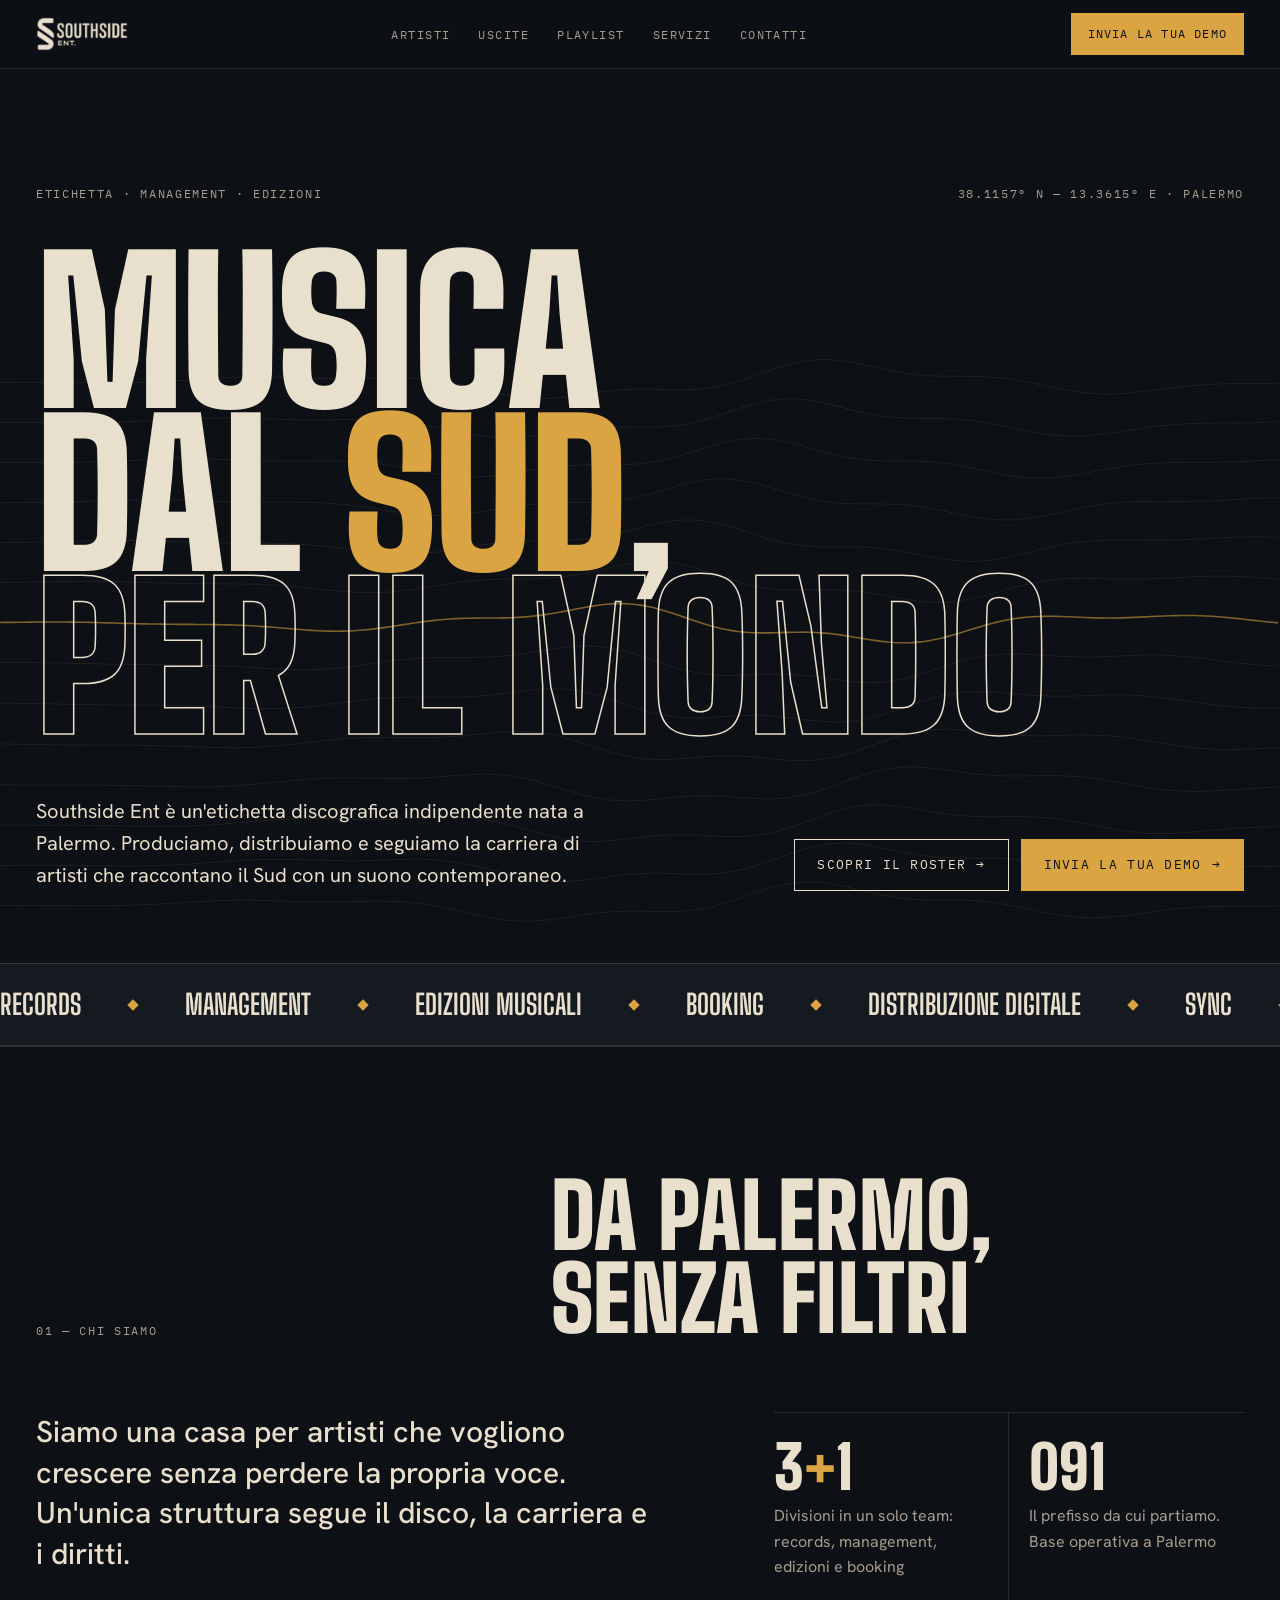
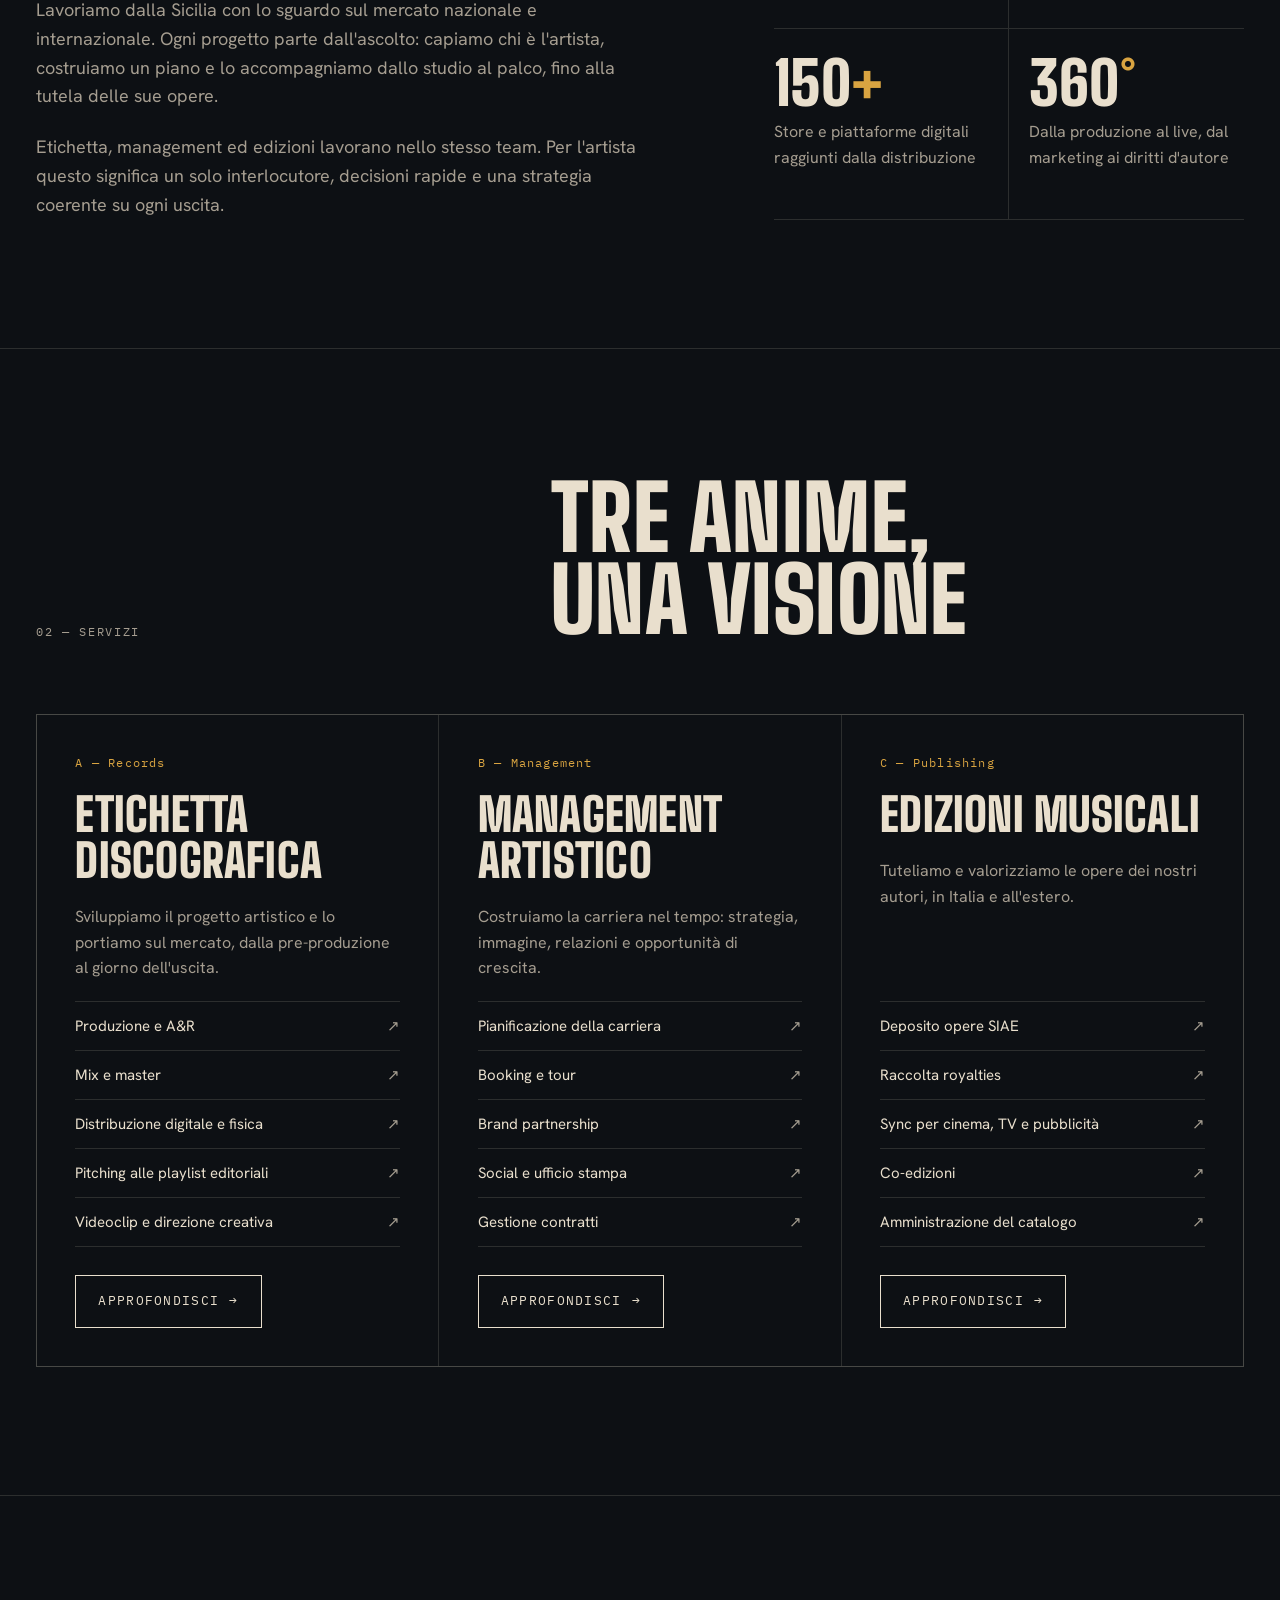
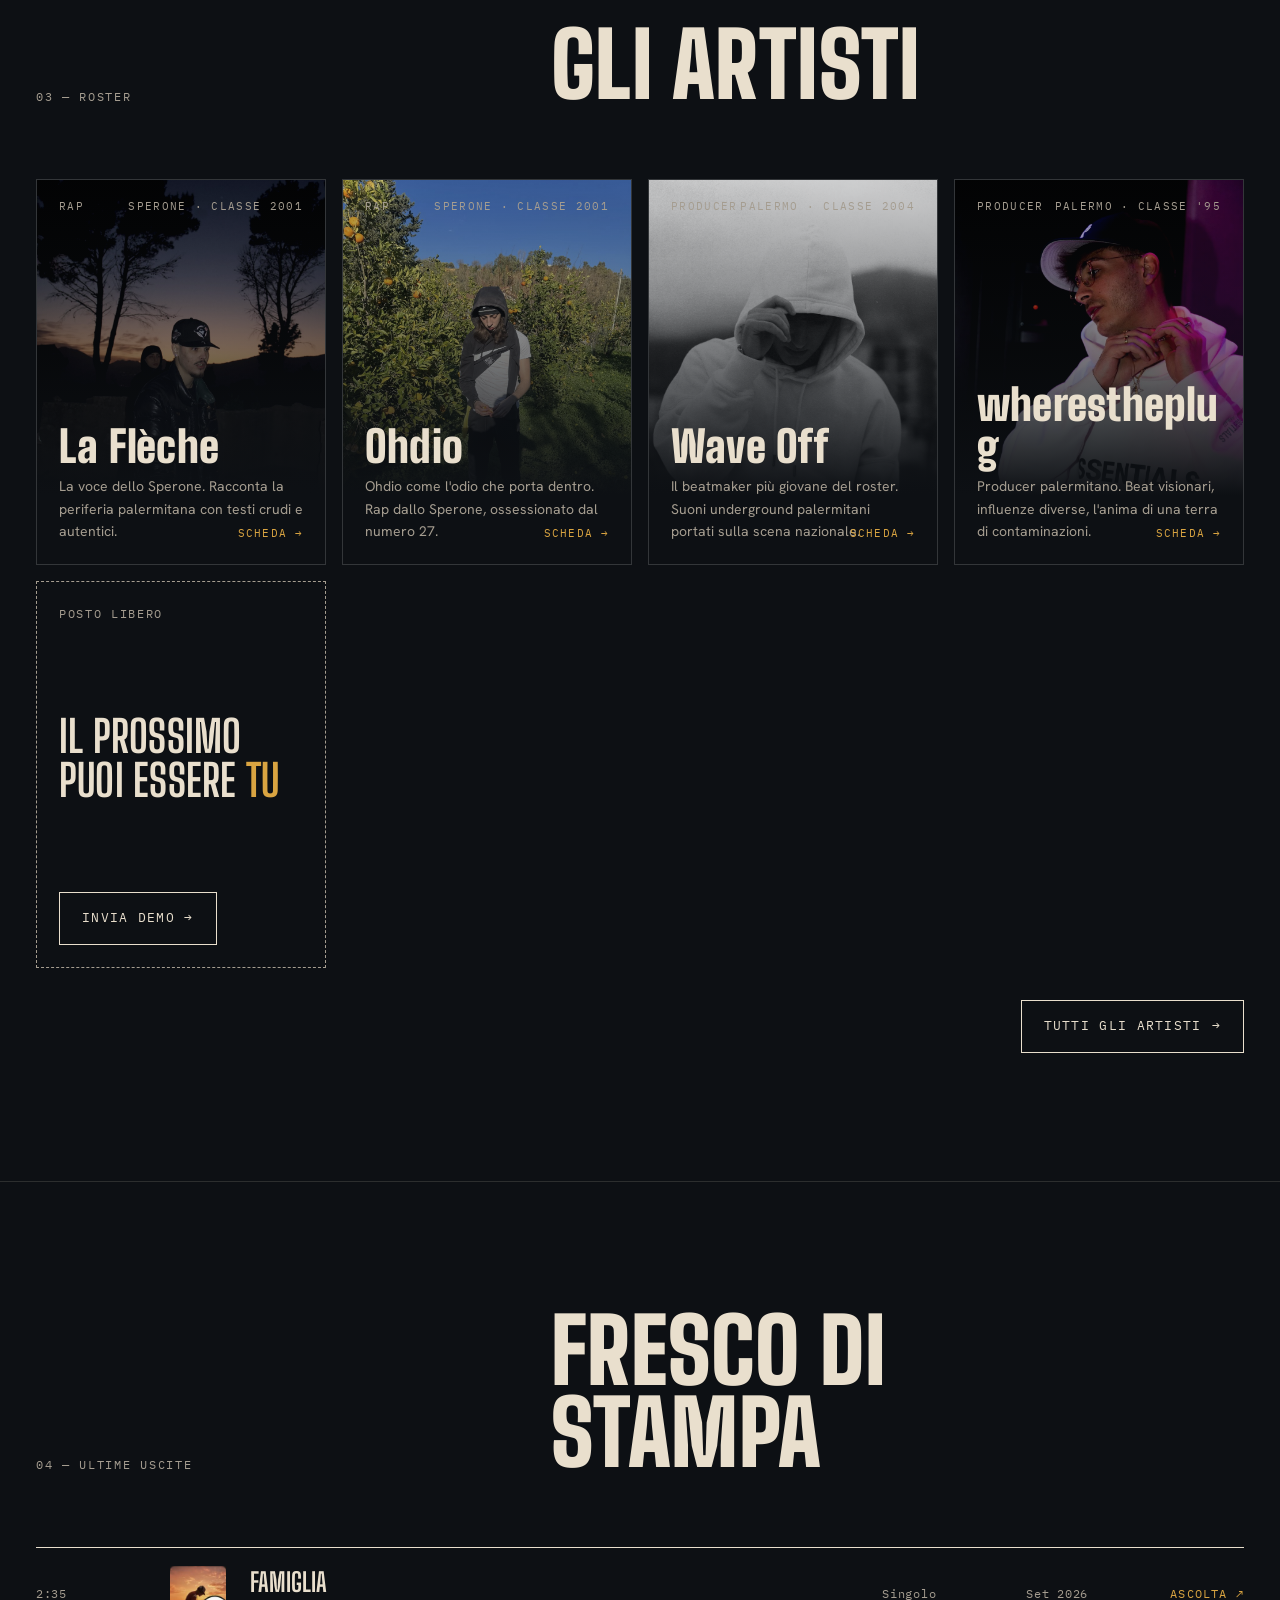
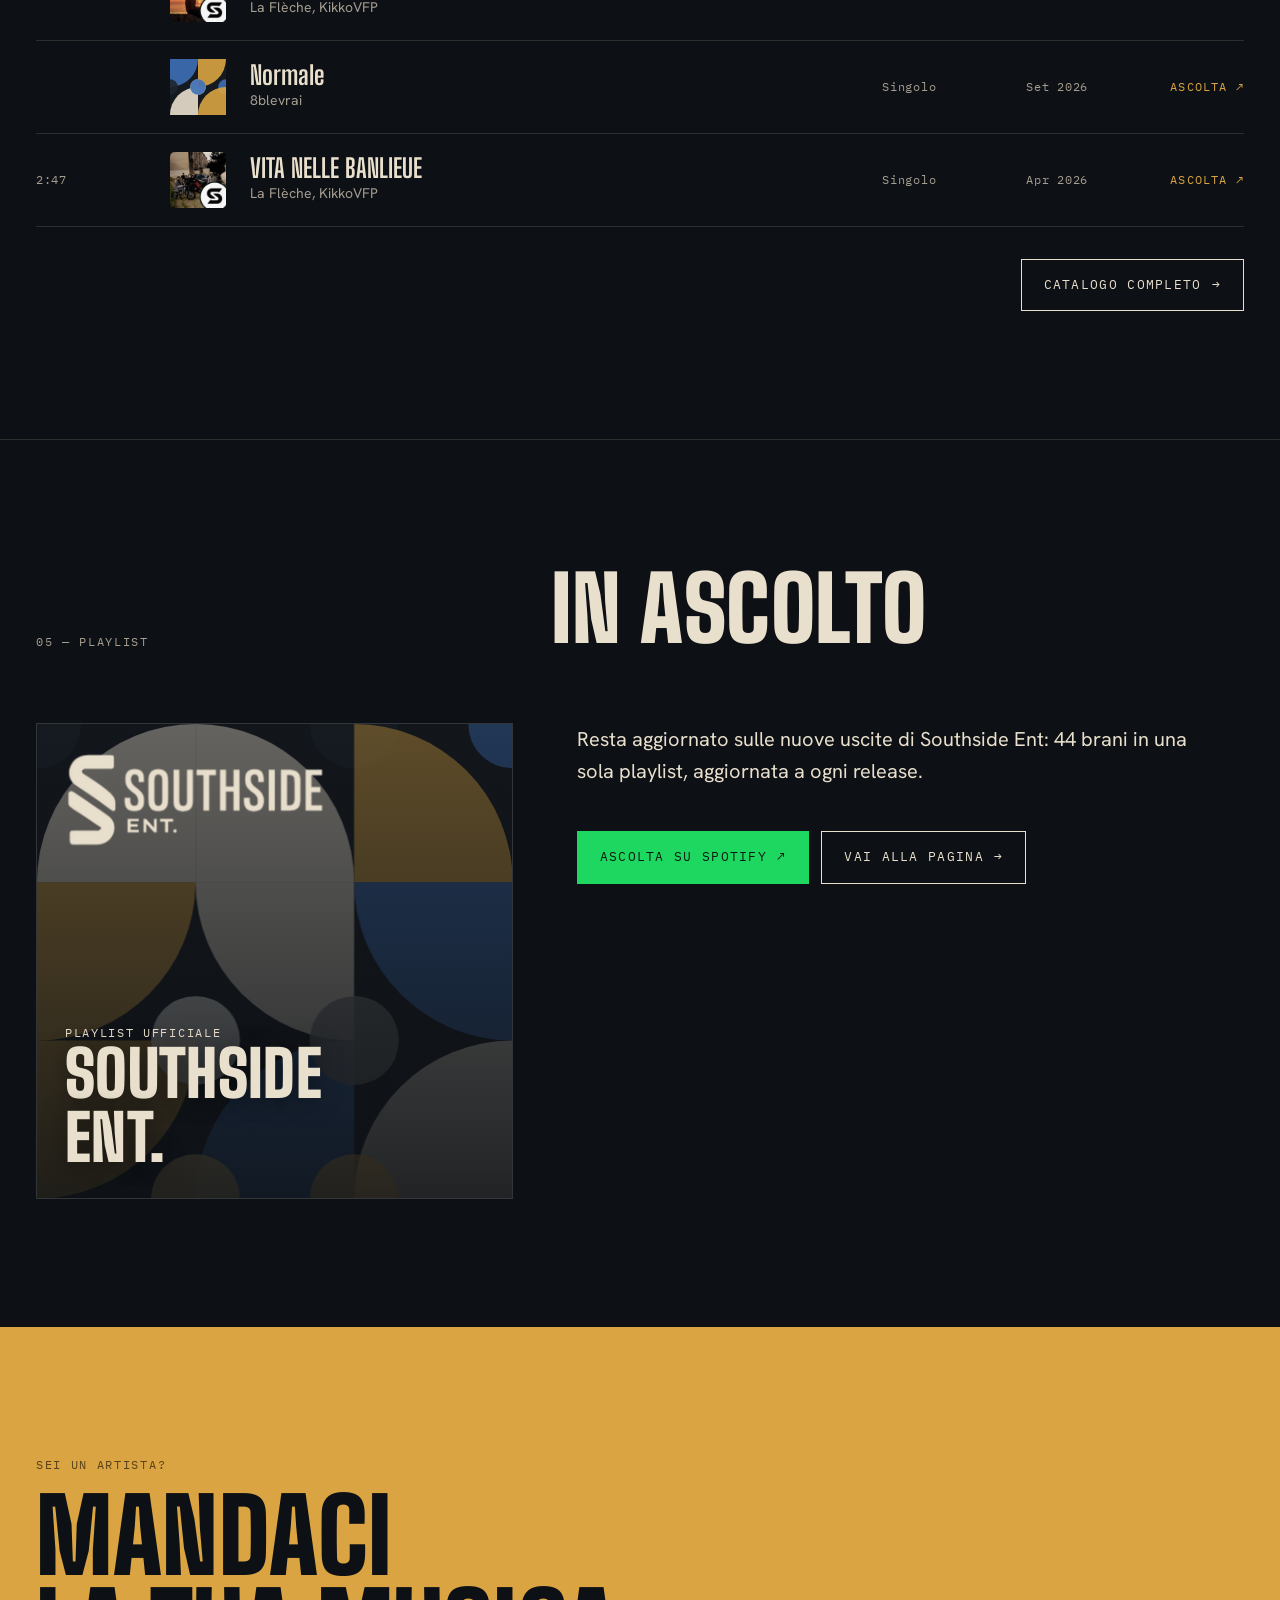
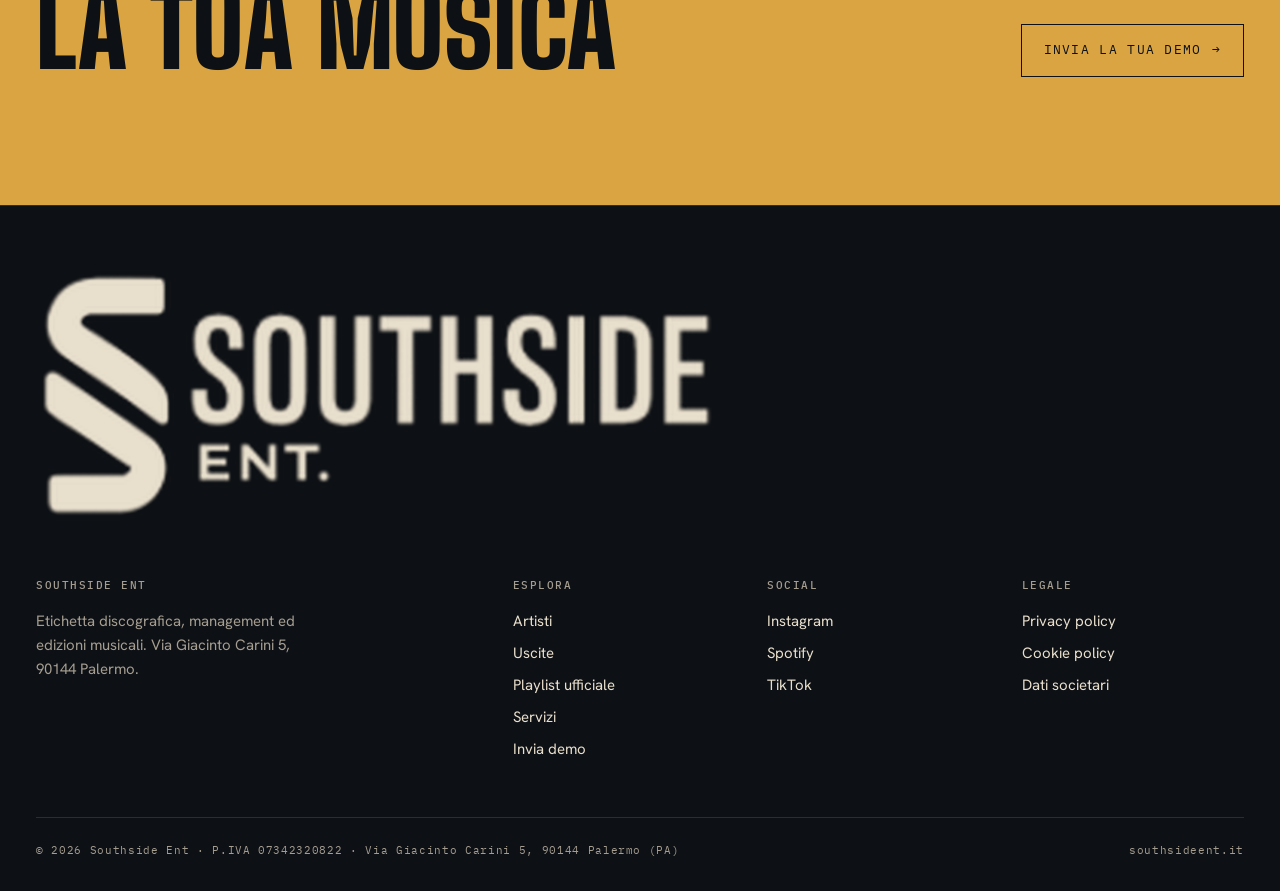
<file: index.html>
<!doctype html>
<html lang="it">
<head>
<meta charset="utf-8">
<meta name="viewport" content="width=device-width, initial-scale=1, viewport-fit=cover">
<title>Southside Ent</title>
<meta name="claude:viewport-fit-sides" content="cover">
<meta name="description" content="Southside Ent: etichetta discografica, management ed edizioni musicali da Palermo.">
<meta property="og:title" content="Southside Ent">
<meta property="og:description" content="Southside Ent: etichetta discografica, management ed edizioni musicali da Palermo.">
<meta property="og:site_name" content="Southside Ent">
<meta property="og:locale" content="it_IT">
<meta name="theme-color" content="#0d1014">
<link rel="preconnect" href="https://fonts.googleapis.com">
<link rel="preconnect" href="https://fonts.gstatic.com" crossorigin>
<link rel="stylesheet" href="https://fonts.googleapis.com/css2?family=Big+Shoulders+Display:wght@500;700;900&family=Hanken+Grotesk:wght@400;500;600&family=IBM+Plex+Mono:wght@400;500&display=swap">
<link rel="stylesheet" href="style.css">
</head>
<body>
<header class="nav">
  <div class="wrap">
    <a href="index.html" aria-label="Southside Ent, home"><span class="logo" role="img" aria-label="Southside Ent"></span></a>
    <nav aria-label="Principale"><ul><li><a href="artisti.html">Artisti</a></li><li><a href="uscite.html">Uscite</a></li><li><a href="playlist.html">Playlist</a></li><li><a href="servizi.html">Servizi</a></li><li><a href="contatti.html">Contatti</a></li></ul></nav>
    <a class="btn solid cta" href="demo.html">Invia la tua demo</a>
    <button class="burger" id="burger" aria-label="Apri menu" aria-expanded="false" aria-controls="drawer"><span></span><span></span><span></span></button>
  </div>
</header>
<div class="drawer" id="drawer" aria-hidden="true"><a href="index.html" aria-current="page"><small>01</small>Home</a><a href="artisti.html"><small>02</small>Artisti</a><a href="uscite.html"><small>03</small>Uscite</a><a href="playlist.html"><small>04</small>Playlist</a><a href="servizi.html"><small>05</small>Servizi</a><a href="contatti.html"><small>06</small>Contatti</a><a href="demo.html"><small>07</small>Invia demo</a></div>
<main>
<section class="hero" aria-label="Southside Ent">
    <canvas id="wave" aria-hidden="true"></canvas>
    <div class="wrap">
      <div class="hero-top eyebrow reveal">
        <span>Etichetta · Management · Edizioni</span>
        <span>38.1157° N — 13.3615° E · Palermo</span>
      </div>
      <h1 class="reveal d1">Musica<br>dal <span class="g">Sud</span>,<br><span class="o">per il mondo</span></h1>
      <div class="hero-bottom">
        <p class="lead reveal d2">Southside Ent è un'etichetta discografica indipendente nata a Palermo. Produciamo, distribuiamo e seguiamo la carriera di artisti che raccontano il Sud con un suono contemporaneo.</p>
        <div class="hero-actions reveal d3">
          <a class="btn" href="artisti.html">Scopri il roster <span class="arr">→</span></a>
          <a class="btn solid" href="demo.html">Invia la tua demo <span class="arr">→</span></a>
        </div>
      </div>
    </div>
  </section>
<div class="ticker" aria-hidden="true">
    <div class="ticker-track">
      <span>Records</span><span>Management</span><span>Edizioni musicali</span><span>Booking</span><span>Distribuzione digitale</span><span>Sync</span><span>Palermo 091</span>
      <span>Records</span><span>Management</span><span>Edizioni musicali</span><span>Booking</span><span>Distribuzione digitale</span><span>Sync</span><span>Palermo 091</span>
    </div>
  </div>
<section id="chi-siamo">
    <div class="wrap">
      <div class="sec-head">
        <div><p class="eyebrow">01 — Chi siamo</p></div>
        <h2>Da Palermo,<br>senza filtri</h2>
      </div>
      <div class="about-grid">
        <div class="about-text">
          <p>Siamo una casa per artisti che vogliono crescere senza perdere la propria voce. Un'unica struttura segue il disco, la carriera e i diritti.</p>
          <p class="muted">Lavoriamo dalla Sicilia con lo sguardo sul mercato nazionale e internazionale. Ogni progetto parte dall'ascolto: capiamo chi è l'artista, costruiamo un piano e lo accompagniamo dallo studio al palco, fino alla tutela delle sue opere.</p>
          <p class="muted">Etichetta, management ed edizioni lavorano nello stesso team. Per l'artista questo significa un solo interlocutore, decisioni rapide e una strategia coerente su ogni uscita.</p>
        </div>
        <div class="facts">
          <div class="fact"><b>3<em>+</em>1</b><span class="muted">Divisioni in un solo team: records, management, edizioni e booking</span></div>
          <div class="fact"><b>091</b><span class="muted">Il prefisso da cui partiamo. Base operativa a Palermo</span></div>
          <div class="fact"><b>150<em>+</em></b><span class="muted">Store e piattaforme digitali raggiunti dalla distribuzione</span></div>
          <div class="fact"><b>360<em>°</em></b><span class="muted">Dalla produzione al live, dal marketing ai diritti d'autore</span></div>
        </div>
      </div>
    </div>
  </section>
<section id="servizi">
    <div class="wrap">
      <div class="sec-head">
        <div><p class="eyebrow">02 — Servizi</p></div>
        <h2>Tre anime,<br>una visione</h2>
      </div>
      <div class="services">
        <article class="svc">
          <span class="num">A — Records</span>
          <h3>Etichetta discografica</h3>
          <p class="muted">Sviluppiamo il progetto artistico e lo portiamo sul mercato, dalla pre-produzione al giorno dell'uscita.</p>
          <ul><li>Produzione e A&amp;R</li><li>Mix e master</li><li>Distribuzione digitale e fisica</li><li>Pitching alle playlist editoriali</li><li>Videoclip e direzione creativa</li></ul>
        <a class="btn" href="servizi.html">Approfondisci <span class="arr">→</span></a>
        </article>
        <article class="svc">
          <span class="num">B — Management</span>
          <h3>Management artistico</h3>
          <p class="muted">Costruiamo la carriera nel tempo: strategia, immagine, relazioni e opportunità di crescita.</p>
          <ul><li>Pianificazione della carriera</li><li>Booking e tour</li><li>Brand partnership</li><li>Social e ufficio stampa</li><li>Gestione contratti</li></ul>
        <a class="btn" href="servizi.html">Approfondisci <span class="arr">→</span></a>
        </article>
        <article class="svc">
          <span class="num">C — Publishing</span>
          <h3>Edizioni musicali</h3>
          <p class="muted">Tuteliamo e valorizziamo le opere dei nostri autori, in Italia e all'estero.</p>
          <ul><li>Deposito opere SIAE</li><li>Raccolta royalties</li><li>Sync per cinema, TV e pubblicità</li><li>Co-edizioni</li><li>Amministrazione del catalogo</li></ul>
        <a class="btn" href="servizi.html">Approfondisci <span class="arr">→</span></a>
        </article>
      </div>
    </div>
  </section>
<section id="roster">
    <div class="wrap">
      <div class="sec-head"><div><p class="eyebrow">03 — Roster</p></div><h2>Gli artisti</h2></div>
      <div class="roster" id="rosterGrid" data-limit="4" data-join="1"></div><div class="more"><a class="btn" href="artisti.html">Tutti gli artisti <span class="arr">→</span></a></div>
    </div>
  </section>
<section id="uscite">
    <div class="wrap">
      <div class="sec-head"><div><p class="eyebrow">04 — Ultime uscite</p></div><h2>Fresco di<br>stampa</h2></div>
      <div class="cat" id="catalog" data-limit="3"></div><div class="more"><a class="btn" href="uscite.html">Catalogo completo <span class="arr">→</span></a></div>
    </div>
  </section>
<section id="playlist">
    <div class="wrap">
      <div class="sec-head"><div><p class="eyebrow">05 — Playlist</p></div><h2>In ascolto</h2></div>
      <div class="pl">
  <div class="pl-cover" id="plCover"><canvas aria-hidden="true"></canvas><span class="logo" role="img" aria-label="Southside Ent"></span><div><p class="eyebrow" style="color:var(--tufo)">Playlist ufficiale</p><h3>Southside<br>Ent.</h3></div></div>
  <div style="display:flex;flex-direction:column;gap:20px">
    <p class="lead">Resta aggiornato sulle nuove uscite di Southside Ent: 44 brani in una sola playlist, aggiornata a ogni release.</p>
    <div class="pl-actions"><a class="btn spotify-btn" data-playlist href="#" target="_blank" rel="noopener">Ascolta su Spotify <span class="arr">↗</span></a><a class="btn" href="playlist.html">Vai alla pagina <span class="arr">→</span></a></div>
  </div>
</div>
    </div>
  </section>
</main>
<section class="band">
  <div class="wrap">
    <div><p class="eyebrow">Sei un artista?</p><h2 style="margin-top:14px">Mandaci<br>la tua musica</h2></div>
    <a class="btn" href="demo.html">Invia la tua demo <span class="arr">→</span></a>
  </div>
</section>
<footer>
  <div class="wrap">
    <span class="logo foot-big" role="img" aria-label="Southside Ent"></span>
    <div class="foot-grid">
      <div><h5>Southside Ent</h5><p class="muted" style="max-width:36ch;font-size:15px">Etichetta discografica, management ed edizioni musicali. Via Giacinto Carini 5, 90144 Palermo.</p></div>
      <div><h5>Esplora</h5><ul><li><a href="artisti.html">Artisti</a></li><li><a href="uscite.html">Uscite</a></li><li><a href="playlist.html">Playlist ufficiale</a></li><li><a href="servizi.html">Servizi</a></li><li><a href="demo.html">Invia demo</a></li></ul></div>
      <div><h5>Social</h5><ul><li><a data-social="instagram" href="#" target="_blank" rel="noopener">Instagram</a></li><li><a data-social="spotify" href="#" target="_blank" rel="noopener">Spotify</a></li><li><a data-social="youtube" href="#" target="_blank" rel="noopener">YouTube</a></li><li><a data-social="tiktok" href="#" target="_blank" rel="noopener">TikTok</a></li></ul></div>
      <div><h5>Legale</h5><ul><li><a href="privacy.html">Privacy policy</a></li><li><a href="privacy.html#cookie">Cookie policy</a></li><li><a href="contatti.html">Dati societari</a></li></ul></div>
    </div>
    <div class="legal">
      <span>© <span class="yr">2026</span> Southside Ent · P.IVA 07342320822 · Via Giacinto Carini 5, 90144 Palermo (PA)</span>
      <span>southsideent.it</span>
    </div>
  </div>
</footer>
<div class="toast" id="toast" role="status">Copiato</div>
<script src="dati.js"></script>
<script src="app.js"></script>
</body>
</html>
</file>
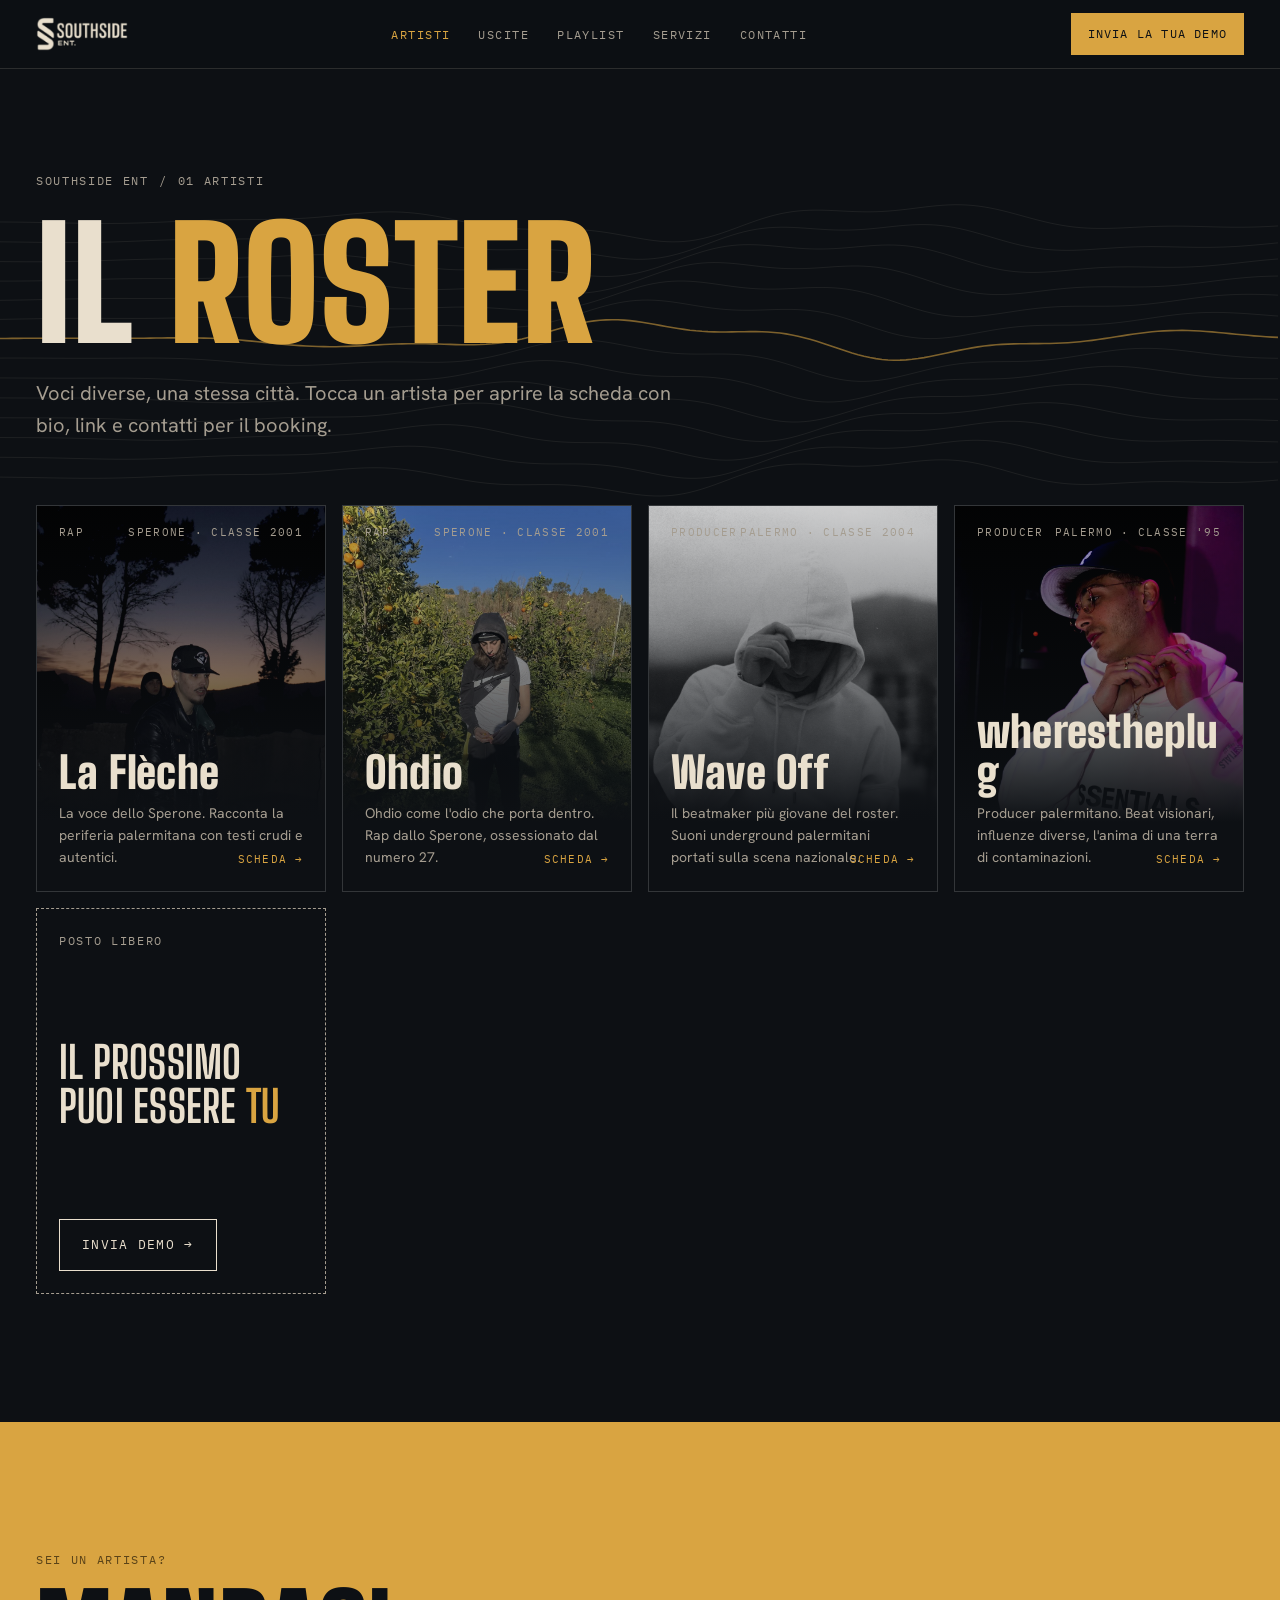
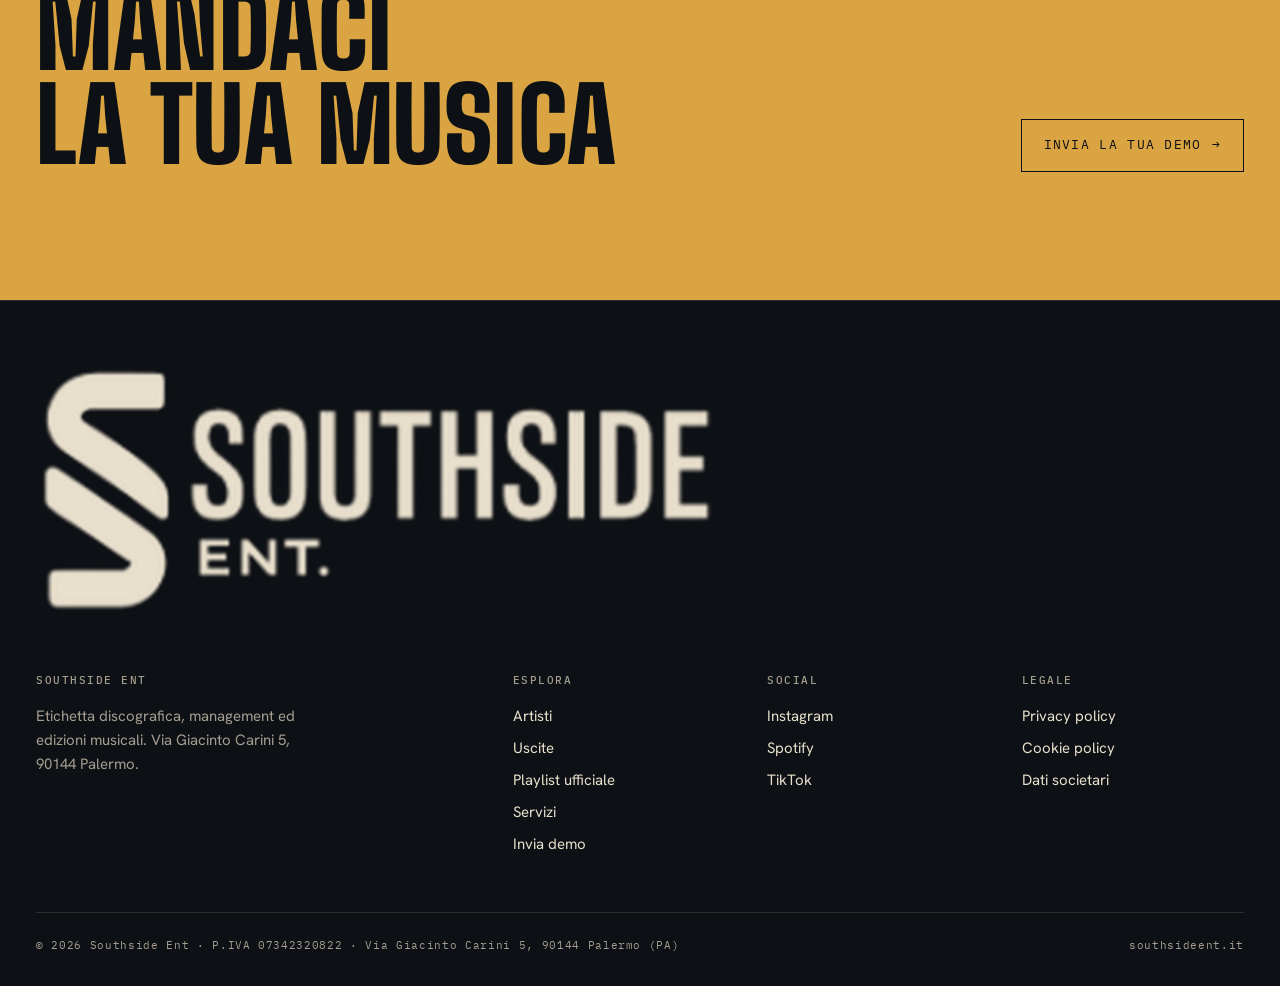
<file: artisti.html>
<!doctype html>
<html lang="it">
<head>
<meta charset="utf-8">
<meta name="viewport" content="width=device-width, initial-scale=1, viewport-fit=cover">
<title>Artisti · Southside Ent</title>
<meta name="claude:viewport-fit-sides" content="cover">
<meta name="description" content="Il roster di Southside Ent: gli artisti della scena palermitana seguiti dalla nostra etichetta e dal management.">
<meta property="og:title" content="Artisti · Southside Ent">
<meta property="og:description" content="Il roster di Southside Ent: gli artisti della scena palermitana seguiti dalla nostra etichetta e dal management.">
<meta property="og:site_name" content="Southside Ent">
<meta property="og:locale" content="it_IT">
<meta name="theme-color" content="#0d1014">
<link rel="preconnect" href="https://fonts.googleapis.com">
<link rel="preconnect" href="https://fonts.gstatic.com" crossorigin>
<link rel="stylesheet" href="https://fonts.googleapis.com/css2?family=Big+Shoulders+Display:wght@500;700;900&family=Hanken+Grotesk:wght@400;500;600&family=IBM+Plex+Mono:wght@400;500&display=swap">
<link rel="stylesheet" href="style.css">
</head>
<body>
<header class="nav">
  <div class="wrap">
    <a href="index.html" aria-label="Southside Ent, home"><span class="logo" role="img" aria-label="Southside Ent"></span></a>
    <nav aria-label="Principale"><ul><li><a href="artisti.html" aria-current="page">Artisti</a></li><li><a href="uscite.html">Uscite</a></li><li><a href="playlist.html">Playlist</a></li><li><a href="servizi.html">Servizi</a></li><li><a href="contatti.html">Contatti</a></li></ul></nav>
    <a class="btn solid cta" href="demo.html">Invia la tua demo</a>
    <button class="burger" id="burger" aria-label="Apri menu" aria-expanded="false" aria-controls="drawer"><span></span><span></span><span></span></button>
  </div>
</header>
<div class="drawer" id="drawer" aria-hidden="true"><a href="index.html"><small>01</small>Home</a><a href="artisti.html" aria-current="page"><small>02</small>Artisti</a><a href="uscite.html"><small>03</small>Uscite</a><a href="playlist.html"><small>04</small>Playlist</a><a href="servizi.html"><small>05</small>Servizi</a><a href="contatti.html"><small>06</small>Contatti</a><a href="demo.html"><small>07</small>Invia demo</a></div>
<main>
<section class="page-hero">
  <canvas id="wave" aria-hidden="true"></canvas>
  <div class="wrap" style="position:relative">
    <div class="crumbs eyebrow reveal"><a href="index.html">Southside Ent</a><span>/</span><span>01 Artisti</span></div>
    <h1 class="reveal d1">Il <span class="g">roster</span></h1>
    <p class="lead muted reveal d2">Voci diverse, una stessa città. Tocca un artista per aprire la scheda con bio, link e contatti per il booking.</p>
  </div>
</section>
<section style="border-top:0;padding-top:0"><div class="wrap"><div class="roster" id="rosterGrid"></div></div></section>
</main>
<section class="band">
  <div class="wrap">
    <div><p class="eyebrow">Sei un artista?</p><h2 style="margin-top:14px">Mandaci<br>la tua musica</h2></div>
    <a class="btn" href="demo.html">Invia la tua demo <span class="arr">→</span></a>
  </div>
</section>
<footer>
  <div class="wrap">
    <span class="logo foot-big" role="img" aria-label="Southside Ent"></span>
    <div class="foot-grid">
      <div><h5>Southside Ent</h5><p class="muted" style="max-width:36ch;font-size:15px">Etichetta discografica, management ed edizioni musicali. Via Giacinto Carini 5, 90144 Palermo.</p></div>
      <div><h5>Esplora</h5><ul><li><a href="artisti.html">Artisti</a></li><li><a href="uscite.html">Uscite</a></li><li><a href="playlist.html">Playlist ufficiale</a></li><li><a href="servizi.html">Servizi</a></li><li><a href="demo.html">Invia demo</a></li></ul></div>
      <div><h5>Social</h5><ul><li><a data-social="instagram" href="#" target="_blank" rel="noopener">Instagram</a></li><li><a data-social="spotify" href="#" target="_blank" rel="noopener">Spotify</a></li><li><a data-social="youtube" href="#" target="_blank" rel="noopener">YouTube</a></li><li><a data-social="tiktok" href="#" target="_blank" rel="noopener">TikTok</a></li></ul></div>
      <div><h5>Legale</h5><ul><li><a href="privacy.html">Privacy policy</a></li><li><a href="privacy.html#cookie">Cookie policy</a></li><li><a href="contatti.html">Dati societari</a></li></ul></div>
    </div>
    <div class="legal">
      <span>© <span class="yr">2026</span> Southside Ent · P.IVA 07342320822 · Via Giacinto Carini 5, 90144 Palermo (PA)</span>
      <span>southsideent.it</span>
    </div>
  </div>
</footer>
<div class="toast" id="toast" role="status">Copiato</div>
<script src="dati.js"></script>
<script src="app.js"></script>
</body>
</html>
</file>
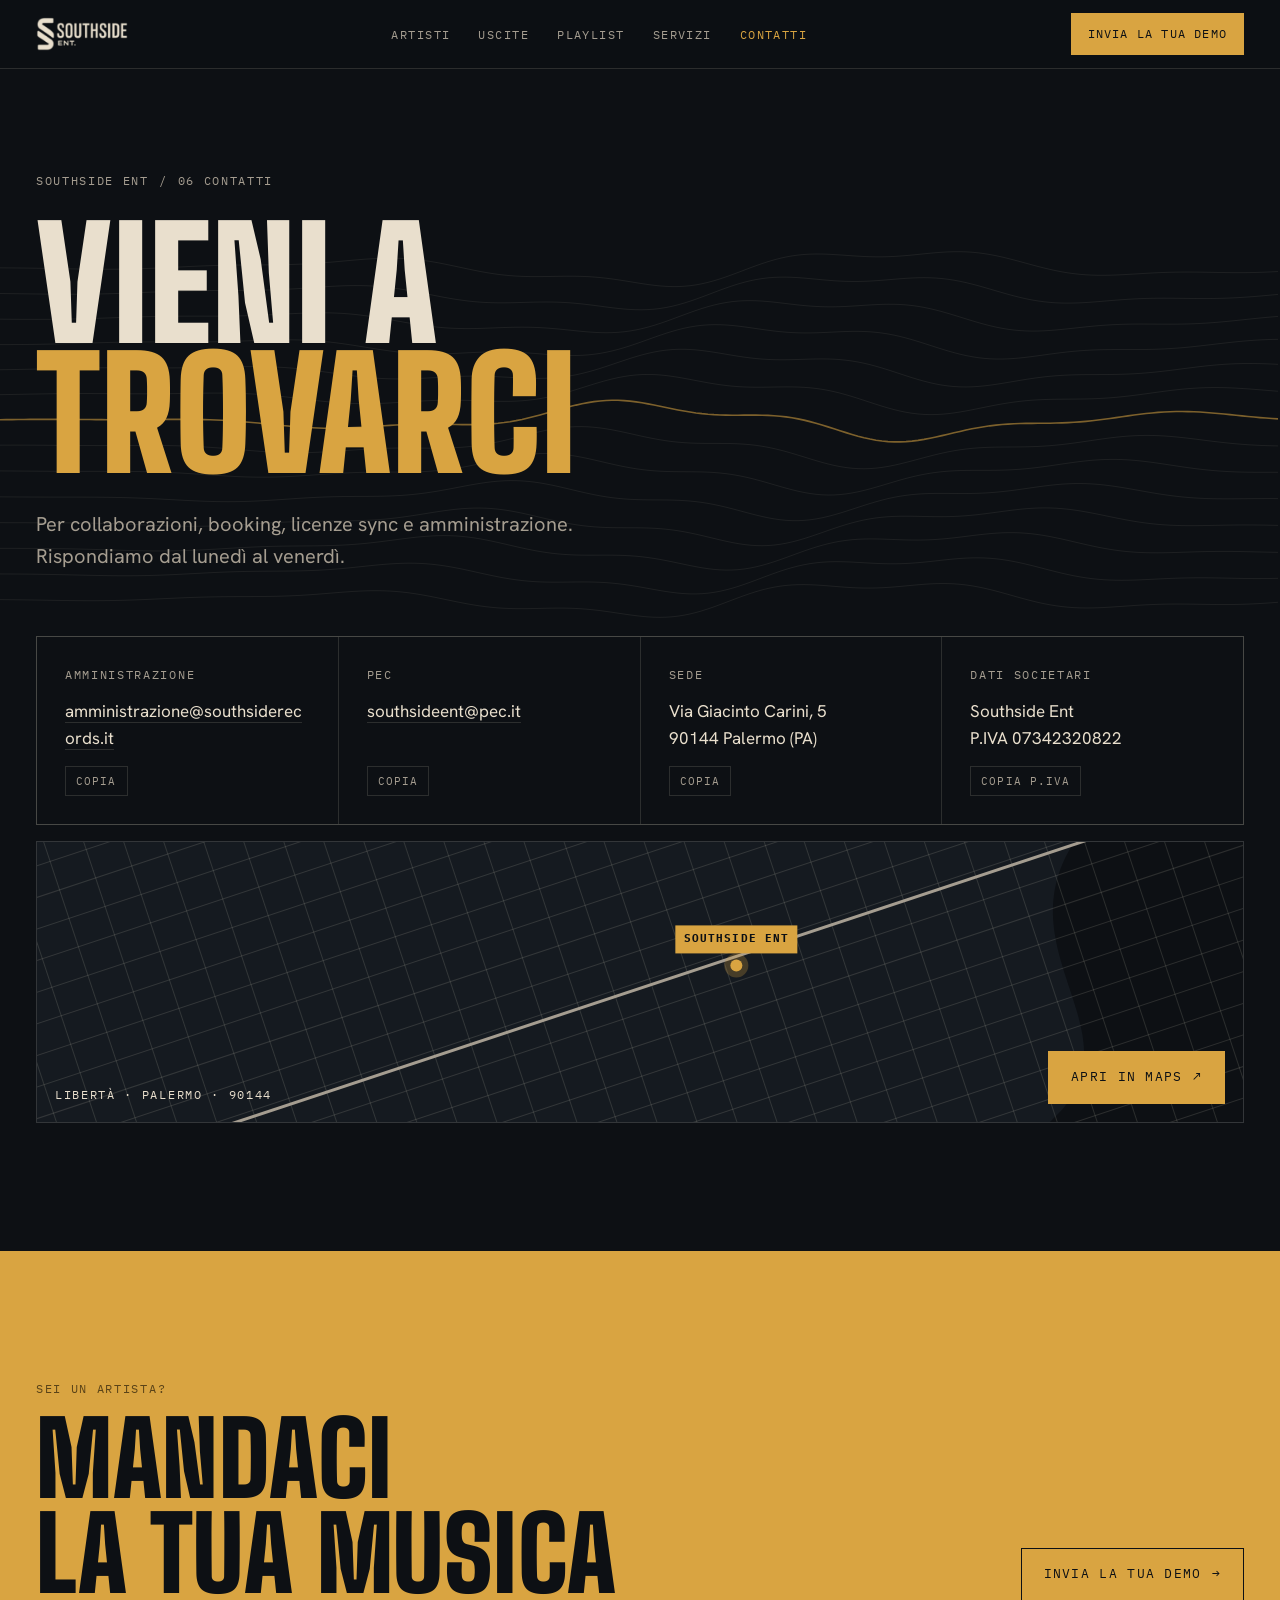
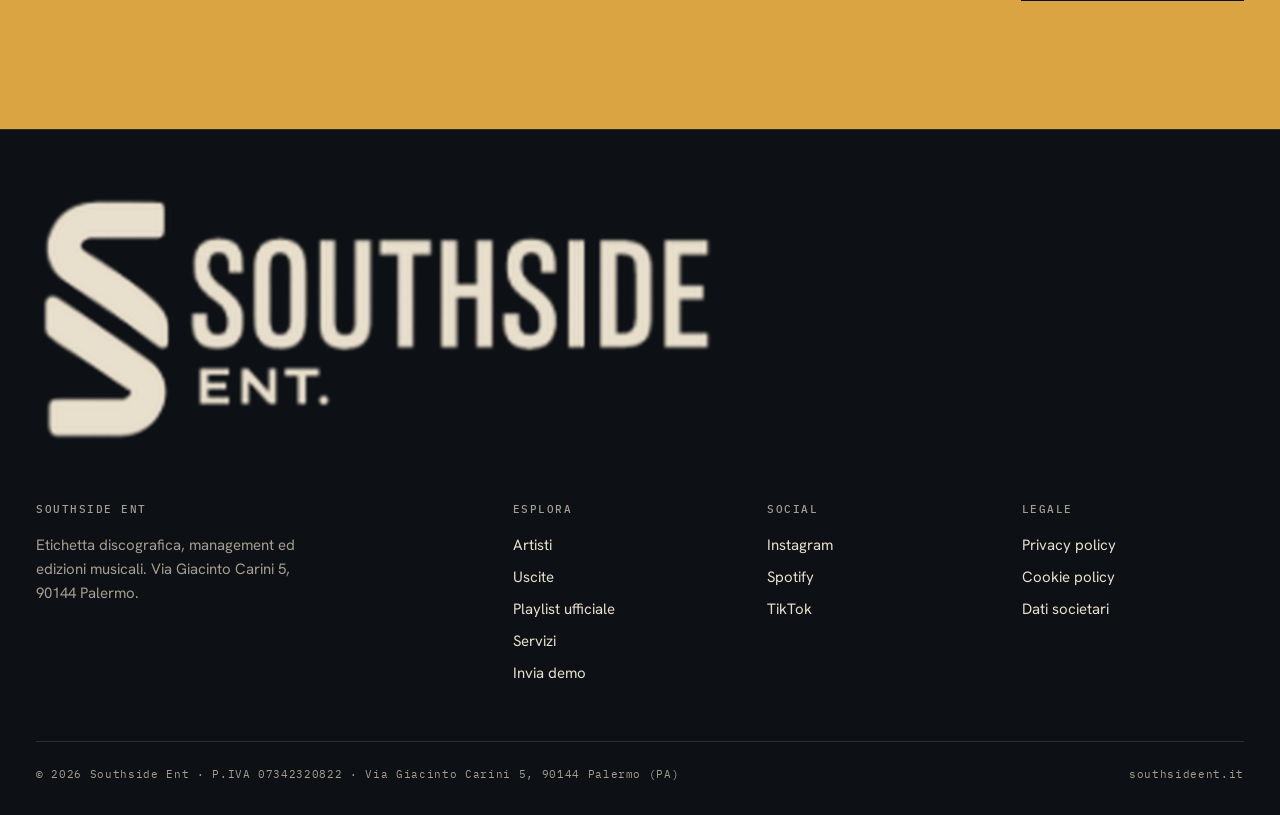
<file: contatti.html>
<!doctype html>
<html lang="it">
<head>
<meta charset="utf-8">
<meta name="viewport" content="width=device-width, initial-scale=1, viewport-fit=cover">
<title>Contatti · Southside Ent</title>
<meta name="claude:viewport-fit-sides" content="cover">
<meta name="description" content="Contatti Southside Ent: email, PEC, sede in Via Giacinto Carini 5 a Palermo e dati societari.">
<meta property="og:title" content="Contatti · Southside Ent">
<meta property="og:description" content="Contatti Southside Ent: email, PEC, sede in Via Giacinto Carini 5 a Palermo e dati societari.">
<meta property="og:site_name" content="Southside Ent">
<meta property="og:locale" content="it_IT">
<meta name="theme-color" content="#0d1014">
<link rel="preconnect" href="https://fonts.googleapis.com">
<link rel="preconnect" href="https://fonts.gstatic.com" crossorigin>
<link rel="stylesheet" href="https://fonts.googleapis.com/css2?family=Big+Shoulders+Display:wght@500;700;900&family=Hanken+Grotesk:wght@400;500;600&family=IBM+Plex+Mono:wght@400;500&display=swap">
<link rel="stylesheet" href="style.css">
</head>
<body>
<header class="nav">
  <div class="wrap">
    <a href="index.html" aria-label="Southside Ent, home"><span class="logo" role="img" aria-label="Southside Ent"></span></a>
    <nav aria-label="Principale"><ul><li><a href="artisti.html">Artisti</a></li><li><a href="uscite.html">Uscite</a></li><li><a href="playlist.html">Playlist</a></li><li><a href="servizi.html">Servizi</a></li><li><a href="contatti.html" aria-current="page">Contatti</a></li></ul></nav>
    <a class="btn solid cta" href="demo.html">Invia la tua demo</a>
    <button class="burger" id="burger" aria-label="Apri menu" aria-expanded="false" aria-controls="drawer"><span></span><span></span><span></span></button>
  </div>
</header>
<div class="drawer" id="drawer" aria-hidden="true"><a href="index.html"><small>01</small>Home</a><a href="artisti.html"><small>02</small>Artisti</a><a href="uscite.html"><small>03</small>Uscite</a><a href="playlist.html"><small>04</small>Playlist</a><a href="servizi.html"><small>05</small>Servizi</a><a href="contatti.html" aria-current="page"><small>06</small>Contatti</a><a href="demo.html"><small>07</small>Invia demo</a></div>
<main>
<section class="page-hero">
  <canvas id="wave" aria-hidden="true"></canvas>
  <div class="wrap" style="position:relative">
    <div class="crumbs eyebrow reveal"><a href="index.html">Southside Ent</a><span>/</span><span>06 Contatti</span></div>
    <h1 class="reveal d1">Vieni a<br><span class="g">trovarci</span></h1>
    <p class="lead muted reveal d2">Per collaborazioni, booking, licenze sync e amministrazione. Rispondiamo dal lunedì al venerdì.</p>
  </div>
</section>
<section style="border-top:0;padding-top:0"><div class="wrap"><div class="contact-grid">
        <div class="cbox"><span class="eyebrow">Amministrazione</span><span class="v" id="c-mail"><a href="mailto:amministrazione@southsiderecords.it">amministrazione@southsiderecords.it</a></span><button class="copy" data-copy="amministrazione@southsiderecords.it">Copia</button></div>
        <div class="cbox"><span class="eyebrow">PEC</span><span class="v"><a href="mailto:southsideent@pec.it">southsideent@pec.it</a></span><button class="copy" data-copy="southsideent@pec.it">Copia</button></div>
        <div class="cbox"><span class="eyebrow">Sede</span><span class="v">Via Giacinto Carini, 5<br>90144 Palermo (PA)</span><button class="copy" data-copy="Via Giacinto Carini 5, 90144 Palermo (PA)">Copia</button></div>
        <div class="cbox"><span class="eyebrow">Dati societari</span><span class="v">Southside Ent<br>P.IVA 07342320822</span><button class="copy" data-copy="07342320822">Copia P.IVA</button></div>
      </div>
      <div class="map">
        <canvas id="mapc" aria-hidden="true"></canvas>
        <div class="pin"><b>SOUTHSIDE ENT</b><i></i></div>
        <div class="overlay">
          <span class="eyebrow">Libertà · Palermo · 90144</span>
          <a class="btn solid" href="https://www.google.com/maps/search/?api=1&amp;query=Via+Giacinto+Carini+5+90144+Palermo" target="_blank" rel="noopener">Apri in Maps <span class="arr">↗</span></a>
        </div>
      </div>
    </div></section>
</main>
<section class="band">
  <div class="wrap">
    <div><p class="eyebrow">Sei un artista?</p><h2 style="margin-top:14px">Mandaci<br>la tua musica</h2></div>
    <a class="btn" href="demo.html">Invia la tua demo <span class="arr">→</span></a>
  </div>
</section>
<footer>
  <div class="wrap">
    <span class="logo foot-big" role="img" aria-label="Southside Ent"></span>
    <div class="foot-grid">
      <div><h5>Southside Ent</h5><p class="muted" style="max-width:36ch;font-size:15px">Etichetta discografica, management ed edizioni musicali. Via Giacinto Carini 5, 90144 Palermo.</p></div>
      <div><h5>Esplora</h5><ul><li><a href="artisti.html">Artisti</a></li><li><a href="uscite.html">Uscite</a></li><li><a href="playlist.html">Playlist ufficiale</a></li><li><a href="servizi.html">Servizi</a></li><li><a href="demo.html">Invia demo</a></li></ul></div>
      <div><h5>Social</h5><ul><li><a data-social="instagram" href="#" target="_blank" rel="noopener">Instagram</a></li><li><a data-social="spotify" href="#" target="_blank" rel="noopener">Spotify</a></li><li><a data-social="youtube" href="#" target="_blank" rel="noopener">YouTube</a></li><li><a data-social="tiktok" href="#" target="_blank" rel="noopener">TikTok</a></li></ul></div>
      <div><h5>Legale</h5><ul><li><a href="privacy.html">Privacy policy</a></li><li><a href="privacy.html#cookie">Cookie policy</a></li><li><a href="contatti.html">Dati societari</a></li></ul></div>
    </div>
    <div class="legal">
      <span>© <span class="yr">2026</span> Southside Ent · P.IVA 07342320822 · Via Giacinto Carini 5, 90144 Palermo (PA)</span>
      <span>southsideent.it</span>
    </div>
  </div>
</footer>
<div class="toast" id="toast" role="status">Copiato</div>
<script src="dati.js"></script>
<script src="app.js"></script>
</body>
</html>
</file>
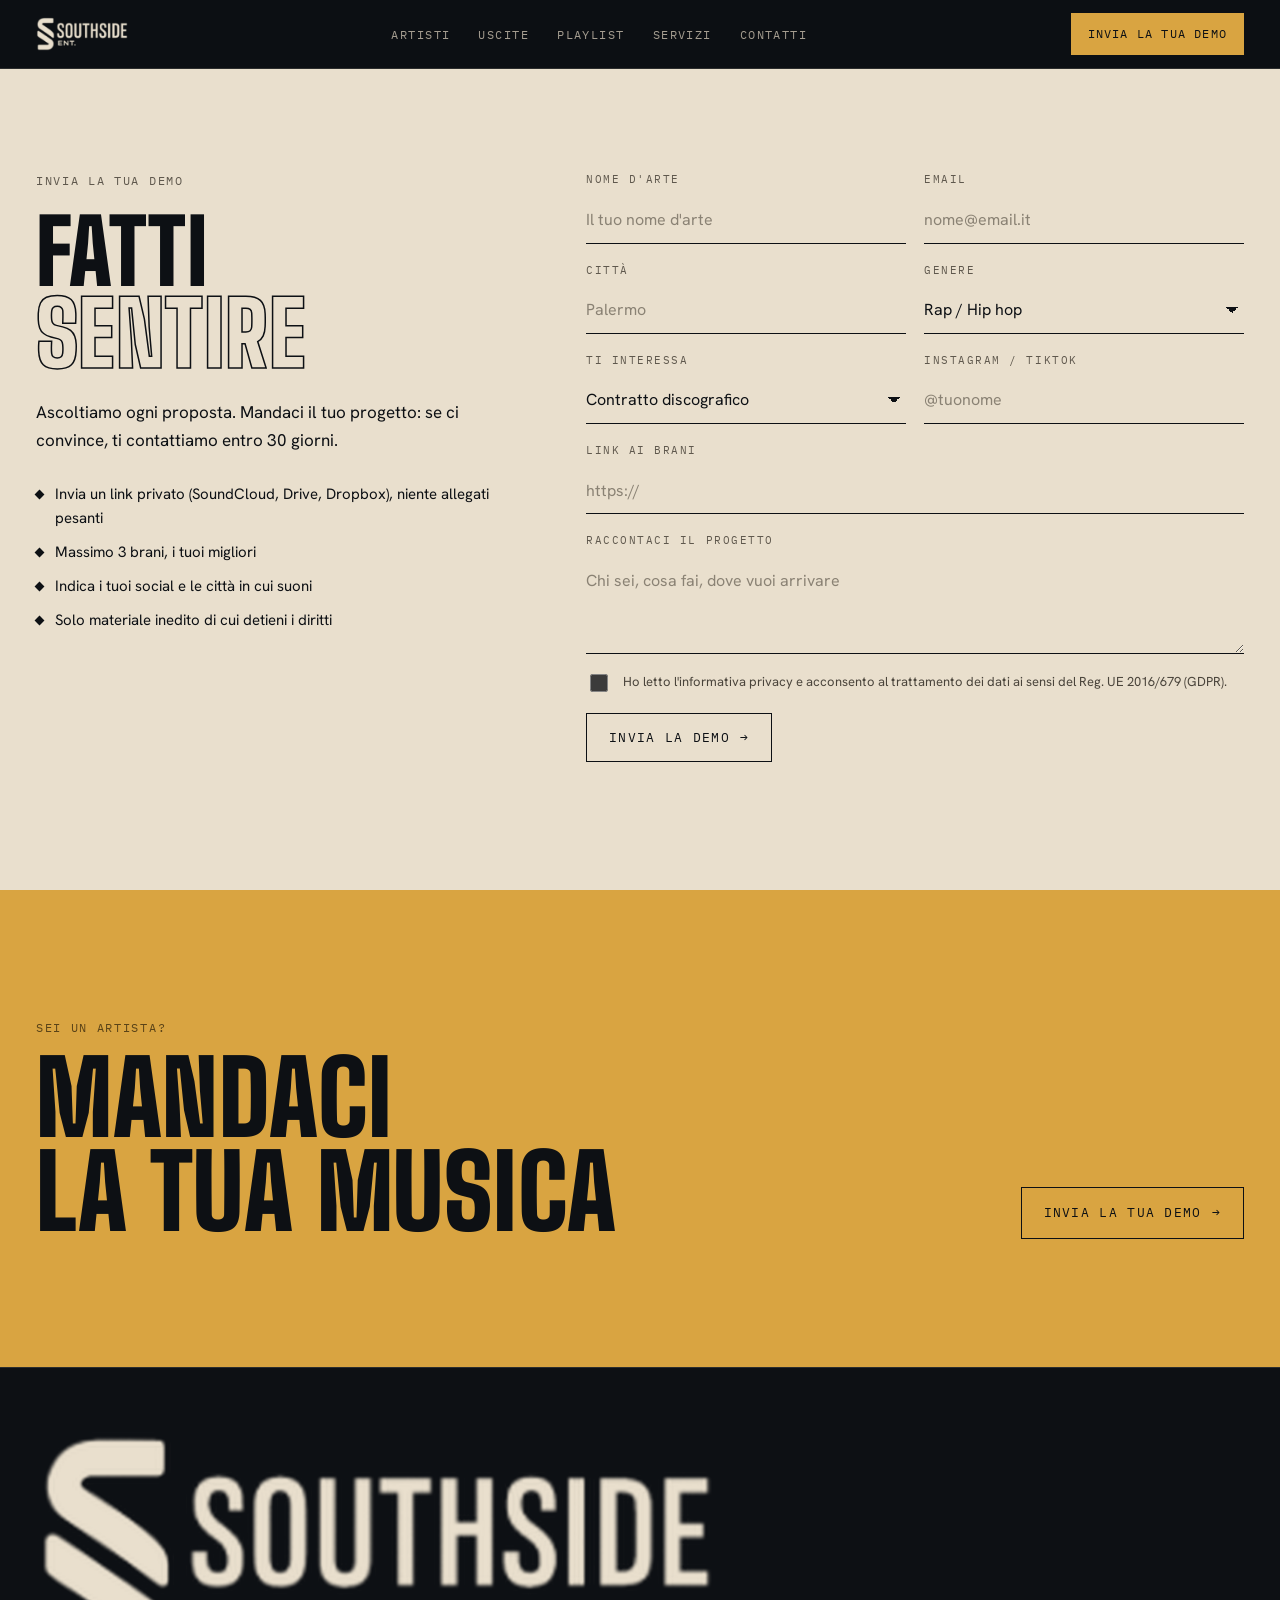
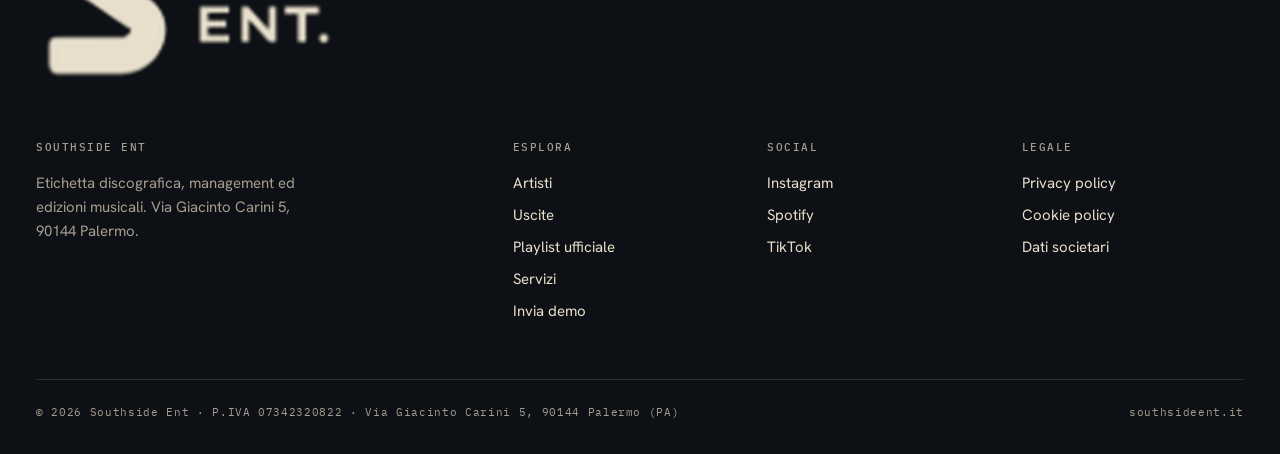
<file: demo.html>
<!doctype html>
<html lang="it">
<head>
<meta charset="utf-8">
<meta name="viewport" content="width=device-width, initial-scale=1, viewport-fit=cover">
<title>Invia Demo · Southside Ent</title>
<meta name="claude:viewport-fit-sides" content="cover">
<meta name="description" content="Invia la tua demo a Southside Ent: ascoltiamo ogni proposta e rispondiamo entro 30 giorni.">
<meta property="og:title" content="Invia Demo · Southside Ent">
<meta property="og:description" content="Invia la tua demo a Southside Ent: ascoltiamo ogni proposta e rispondiamo entro 30 giorni.">
<meta property="og:site_name" content="Southside Ent">
<meta property="og:locale" content="it_IT">
<meta name="theme-color" content="#0d1014">
<link rel="preconnect" href="https://fonts.googleapis.com">
<link rel="preconnect" href="https://fonts.gstatic.com" crossorigin>
<link rel="stylesheet" href="https://fonts.googleapis.com/css2?family=Big+Shoulders+Display:wght@500;700;900&family=Hanken+Grotesk:wght@400;500;600&family=IBM+Plex+Mono:wght@400;500&display=swap">
<link rel="stylesheet" href="style.css">
</head>
<body>
<header class="nav">
  <div class="wrap">
    <a href="index.html" aria-label="Southside Ent, home"><span class="logo" role="img" aria-label="Southside Ent"></span></a>
    <nav aria-label="Principale"><ul><li><a href="artisti.html">Artisti</a></li><li><a href="uscite.html">Uscite</a></li><li><a href="playlist.html">Playlist</a></li><li><a href="servizi.html">Servizi</a></li><li><a href="contatti.html">Contatti</a></li></ul></nav>
    <a class="btn solid cta" href="demo.html" aria-current="page">Invia la tua demo</a>
    <button class="burger" id="burger" aria-label="Apri menu" aria-expanded="false" aria-controls="drawer"><span></span><span></span><span></span></button>
  </div>
</header>
<div class="drawer" id="drawer" aria-hidden="true"><a href="index.html"><small>01</small>Home</a><a href="artisti.html"><small>02</small>Artisti</a><a href="uscite.html"><small>03</small>Uscite</a><a href="playlist.html"><small>04</small>Playlist</a><a href="servizi.html"><small>05</small>Servizi</a><a href="contatti.html"><small>06</small>Contatti</a><a href="demo.html" aria-current="page"><small>07</small>Invia demo</a></div>
<main>
<section id="demo" class="demo" style="padding-top:clamp(56px,8vw,110px)">
    <div class="wrap">
      <div class="demo-grid">
        <div>
          <p class="eyebrow">Invia la tua demo</p>
          <h2 style="margin-top:20px">Fatti<br><em>sentire</em></h2>
          <p style="margin-top:24px;max-width:46ch;font-size:17px">Ascoltiamo ogni proposta. Mandaci il tuo progetto: se ci convince, ti contattiamo entro 30 giorni.</p>
          <ul class="rules">
            <li>Invia un link privato (SoundCloud, Drive, Dropbox), niente allegati pesanti</li>
            <li>Massimo 3 brani, i tuoi migliori</li>
            <li>Indica i tuoi social e le città in cui suoni</li>
            <li>Solo materiale inedito di cui detieni i diritti</li>
          </ul>
        </div>
        <form id="demoForm" novalidate>
          <div class="field half"><label for="f-name">Nome d'arte</label><input id="f-name" name="nome" required placeholder="Il tuo nome d'arte"></div>
          <div class="field half"><label for="f-email">Email</label><input id="f-email" name="email" type="email" required placeholder="nome@email.it"></div>
          <div class="field half"><label for="f-city">Città</label><input id="f-city" name="citta" placeholder="Palermo"></div>
          <div class="field half"><label for="f-genre">Genere</label>
            <select id="f-genre" name="genere"><option>Rap / Hip hop</option><option>Urban / R&amp;B</option><option>Pop</option><option>Elettronica</option><option>Cantautorato</option><option>Altro</option></select></div>
          <div class="field half"><label for="f-int">Ti interessa</label>
            <select id="f-int" name="interesse"><option>Contratto discografico</option><option>Management</option><option>Edizioni musicali</option><option>Tutto il pacchetto</option></select></div>
          <div class="field half"><label for="f-ig">Instagram / TikTok</label><input id="f-ig" name="social" placeholder="@tuonome"></div>
          <div class="field"><label for="f-link">Link ai brani</label><input id="f-link" name="link" type="url" required placeholder="https://"></div>
          <div class="field"><label for="f-msg">Raccontaci il progetto</label><textarea id="f-msg" name="messaggio" placeholder="Chi sei, cosa fai, dove vuoi arrivare"></textarea></div>
          <label class="check" for="f-priv"><input id="f-priv" type="checkbox" required><span>Ho letto l'informativa privacy e acconsento al trattamento dei dati ai sensi del Reg. UE 2016/679 (GDPR).</span></label>
          <button class="btn" type="submit">Invia la demo <span class="arr">→</span></button>
          <div class="form-msg" id="formMsg" role="status" hidden></div>
        </form>
      </div>
    </div>
  </section>
</main>
<section class="band">
  <div class="wrap">
    <div><p class="eyebrow">Sei un artista?</p><h2 style="margin-top:14px">Mandaci<br>la tua musica</h2></div>
    <a class="btn" href="demo.html">Invia la tua demo <span class="arr">→</span></a>
  </div>
</section>
<footer>
  <div class="wrap">
    <span class="logo foot-big" role="img" aria-label="Southside Ent"></span>
    <div class="foot-grid">
      <div><h5>Southside Ent</h5><p class="muted" style="max-width:36ch;font-size:15px">Etichetta discografica, management ed edizioni musicali. Via Giacinto Carini 5, 90144 Palermo.</p></div>
      <div><h5>Esplora</h5><ul><li><a href="artisti.html">Artisti</a></li><li><a href="uscite.html">Uscite</a></li><li><a href="playlist.html">Playlist ufficiale</a></li><li><a href="servizi.html">Servizi</a></li><li><a href="demo.html">Invia demo</a></li></ul></div>
      <div><h5>Social</h5><ul><li><a data-social="instagram" href="#" target="_blank" rel="noopener">Instagram</a></li><li><a data-social="spotify" href="#" target="_blank" rel="noopener">Spotify</a></li><li><a data-social="youtube" href="#" target="_blank" rel="noopener">YouTube</a></li><li><a data-social="tiktok" href="#" target="_blank" rel="noopener">TikTok</a></li></ul></div>
      <div><h5>Legale</h5><ul><li><a href="privacy.html">Privacy policy</a></li><li><a href="privacy.html#cookie">Cookie policy</a></li><li><a href="contatti.html">Dati societari</a></li></ul></div>
    </div>
    <div class="legal">
      <span>© <span class="yr">2026</span> Southside Ent · P.IVA 07342320822 · Via Giacinto Carini 5, 90144 Palermo (PA)</span>
      <span>southsideent.it</span>
    </div>
  </div>
</footer>
<div class="toast" id="toast" role="status">Copiato</div>
<script src="dati.js"></script>
<script src="app.js"></script>
</body>
</html>
</file>
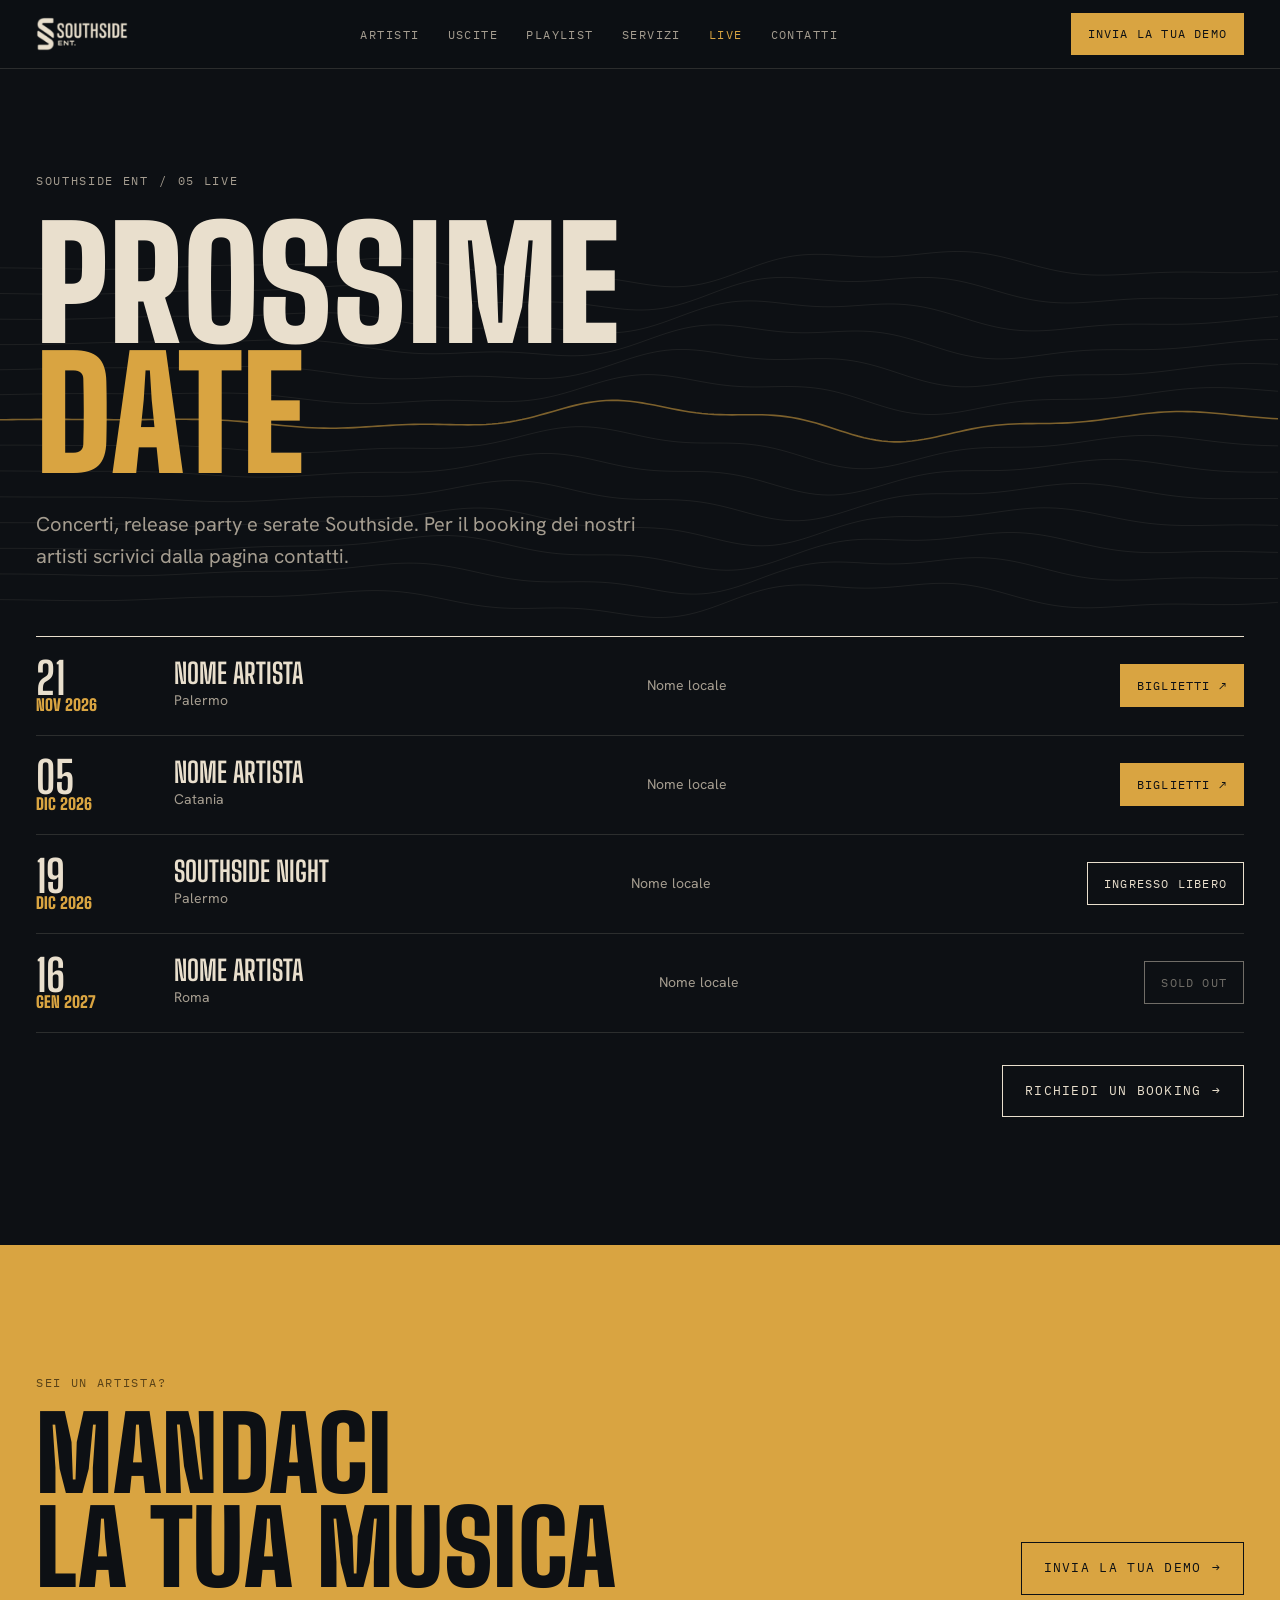
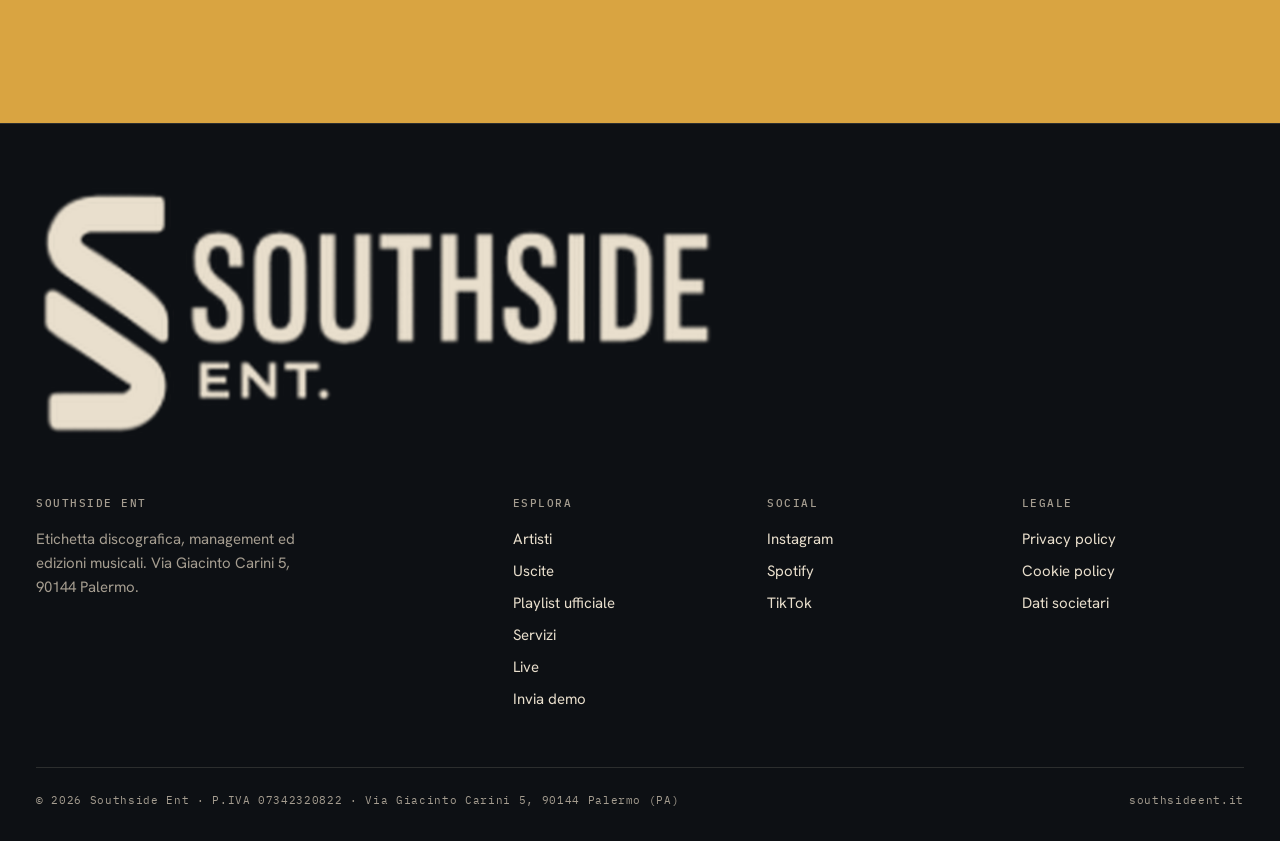
<file: eventi.html>
<!doctype html>
<html lang="it">
<head>
<meta charset="utf-8">
<meta name="viewport" content="width=device-width, initial-scale=1, viewport-fit=cover">
<title>Live · Southside Ent</title>
<meta name="claude:viewport-fit-sides" content="cover">
<meta name="description" content="Le prossime date live degli artisti Southside Ent in Sicilia e in Italia.">
<meta property="og:title" content="Live · Southside Ent">
<meta property="og:description" content="Le prossime date live degli artisti Southside Ent in Sicilia e in Italia.">
<meta property="og:site_name" content="Southside Ent">
<meta property="og:locale" content="it_IT">
<meta name="theme-color" content="#0d1014">
<link rel="preconnect" href="https://fonts.googleapis.com">
<link rel="preconnect" href="https://fonts.gstatic.com" crossorigin>
<link rel="stylesheet" href="https://fonts.googleapis.com/css2?family=Big+Shoulders+Display:wght@500;700;900&family=Hanken+Grotesk:wght@400;500;600&family=IBM+Plex+Mono:wght@400;500&display=swap">
<link rel="stylesheet" href="style.css">
</head>
<body>
<header class="nav">
  <div class="wrap">
    <a href="index.html" aria-label="Southside Ent, home"><span class="logo" role="img" aria-label="Southside Ent"></span></a>
    <nav aria-label="Principale"><ul><li><a href="artisti.html">Artisti</a></li><li><a href="uscite.html">Uscite</a></li><li><a href="playlist.html">Playlist</a></li><li><a href="servizi.html">Servizi</a></li><li><a href="eventi.html" aria-current="page">Live</a></li><li><a href="contatti.html">Contatti</a></li></ul></nav>
    <a class="btn solid cta" href="demo.html">Invia la tua demo</a>
    <button class="burger" id="burger" aria-label="Apri menu" aria-expanded="false" aria-controls="drawer"><span></span><span></span><span></span></button>
  </div>
</header>
<div class="drawer" id="drawer" aria-hidden="true"><a href="index.html"><small>01</small>Home</a><a href="artisti.html"><small>02</small>Artisti</a><a href="uscite.html"><small>03</small>Uscite</a><a href="playlist.html"><small>04</small>Playlist</a><a href="servizi.html"><small>05</small>Servizi</a><a href="eventi.html" aria-current="page"><small>06</small>Live</a><a href="contatti.html"><small>07</small>Contatti</a><a href="demo.html"><small>08</small>Invia demo</a></div>
<main>
<section class="page-hero">
  <canvas id="wave" aria-hidden="true"></canvas>
  <div class="wrap" style="position:relative">
    <div class="crumbs eyebrow reveal"><a href="index.html">Southside Ent</a><span>/</span><span>05 Live</span></div>
    <h1 class="reveal d1">Prossime<br><span class="g">date</span></h1>
    <p class="lead muted reveal d2">Concerti, release party e serate Southside. Per il booking dei nostri artisti scrivici dalla pagina contatti.</p>
  </div>
</section>
<section style="border-top:0;padding-top:0"><div class="wrap"><div class="events" id="events"></div><div class="more"><a class="btn" href="contatti.html">Richiedi un booking <span class="arr">→</span></a></div></div></section>
</main>
<section class="band">
  <div class="wrap">
    <div><p class="eyebrow">Sei un artista?</p><h2 style="margin-top:14px">Mandaci<br>la tua musica</h2></div>
    <a class="btn" href="demo.html">Invia la tua demo <span class="arr">→</span></a>
  </div>
</section>
<footer>
  <div class="wrap">
    <span class="logo foot-big" role="img" aria-label="Southside Ent"></span>
    <div class="foot-grid">
      <div><h5>Southside Ent</h5><p class="muted" style="max-width:36ch;font-size:15px">Etichetta discografica, management ed edizioni musicali. Via Giacinto Carini 5, 90144 Palermo.</p></div>
      <div><h5>Esplora</h5><ul><li><a href="artisti.html">Artisti</a></li><li><a href="uscite.html">Uscite</a></li><li><a href="playlist.html">Playlist ufficiale</a></li><li><a href="servizi.html">Servizi</a></li><li><a href="eventi.html">Live</a></li><li><a href="demo.html">Invia demo</a></li></ul></div>
      <div><h5>Social</h5><ul><li><a data-social="instagram" href="#" target="_blank" rel="noopener">Instagram</a></li><li><a data-social="spotify" href="#" target="_blank" rel="noopener">Spotify</a></li><li><a data-social="youtube" href="#" target="_blank" rel="noopener">YouTube</a></li><li><a data-social="tiktok" href="#" target="_blank" rel="noopener">TikTok</a></li></ul></div>
      <div><h5>Legale</h5><ul><li><a href="privacy.html">Privacy policy</a></li><li><a href="privacy.html#cookie">Cookie policy</a></li><li><a href="contatti.html">Dati societari</a></li></ul></div>
    </div>
    <div class="legal">
      <span>© <span class="yr">2026</span> Southside Ent · P.IVA 07342320822 · Via Giacinto Carini 5, 90144 Palermo (PA)</span>
      <span>southsideent.it</span>
    </div>
  </div>
</footer>
<div class="toast" id="toast" role="status">Copiato</div>
<script src="dati.js"></script>
<script src="app.js"></script>
</body>
</html>
</file>
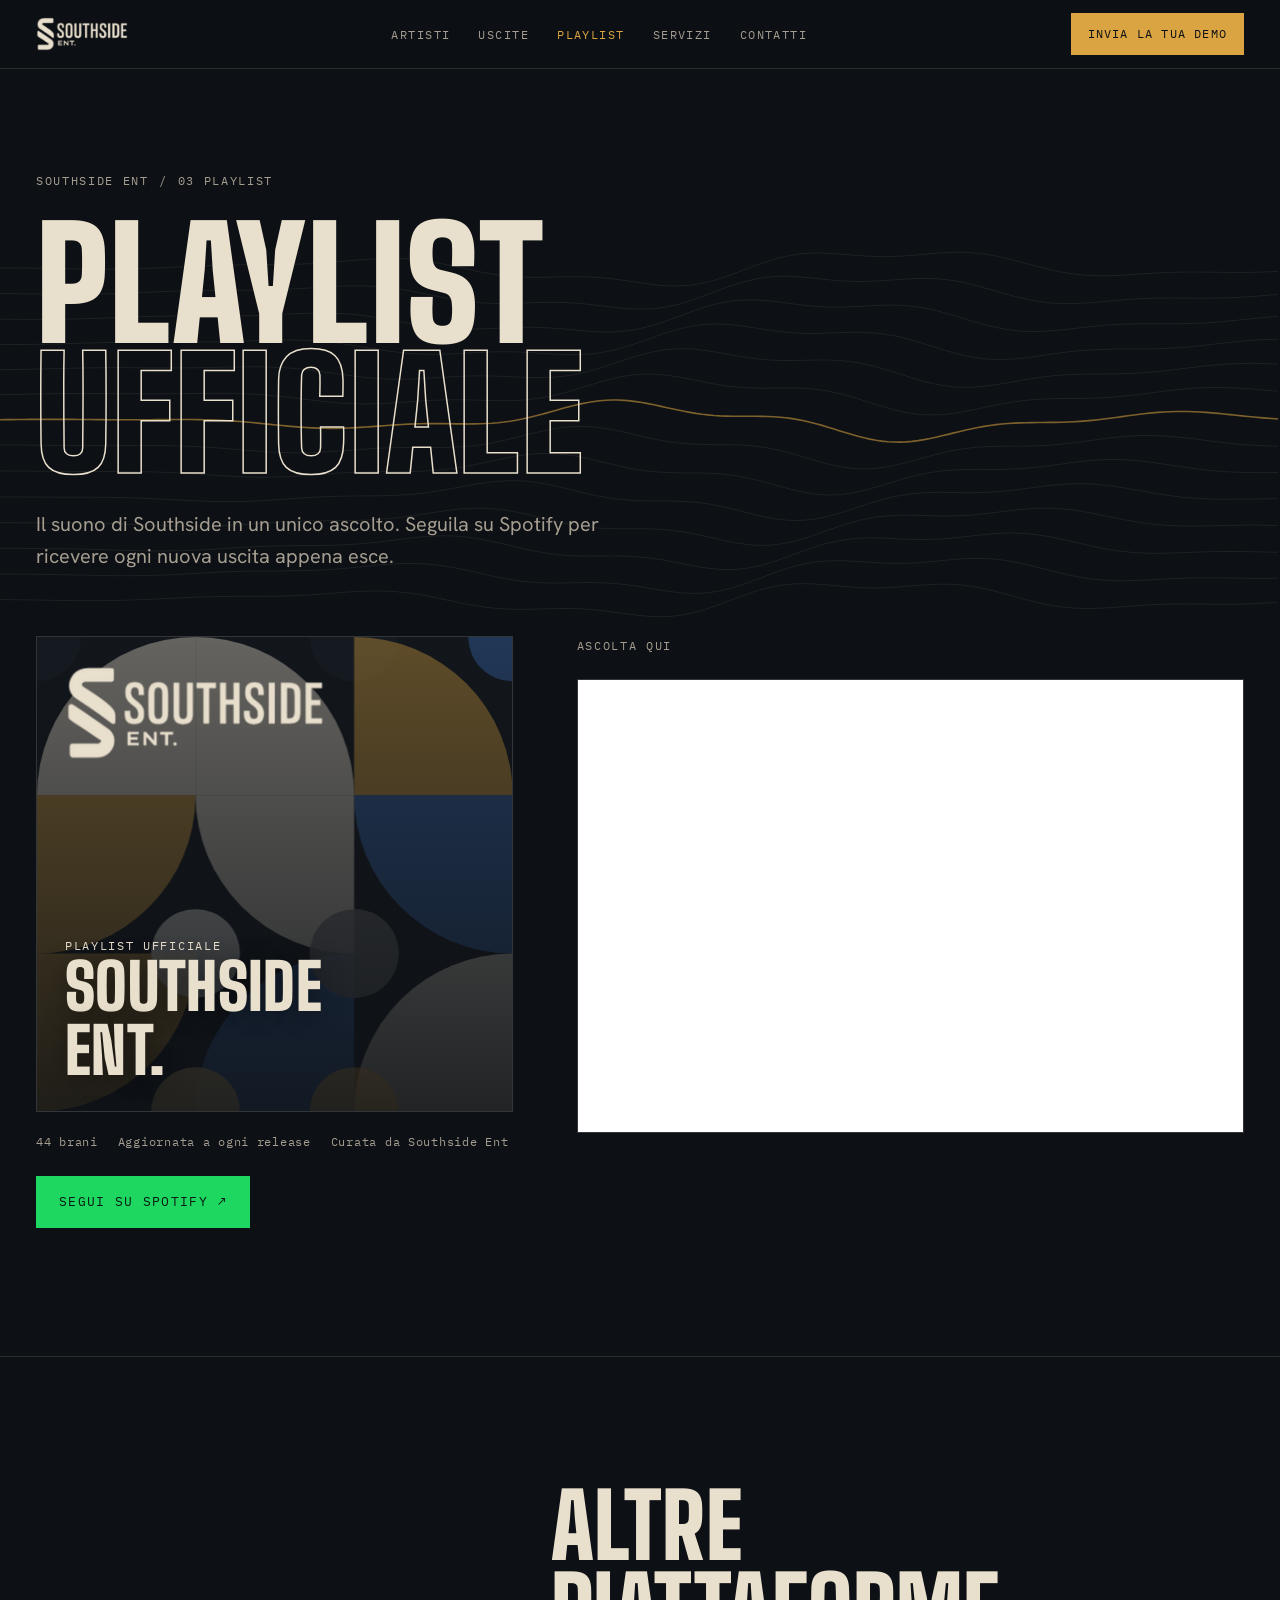
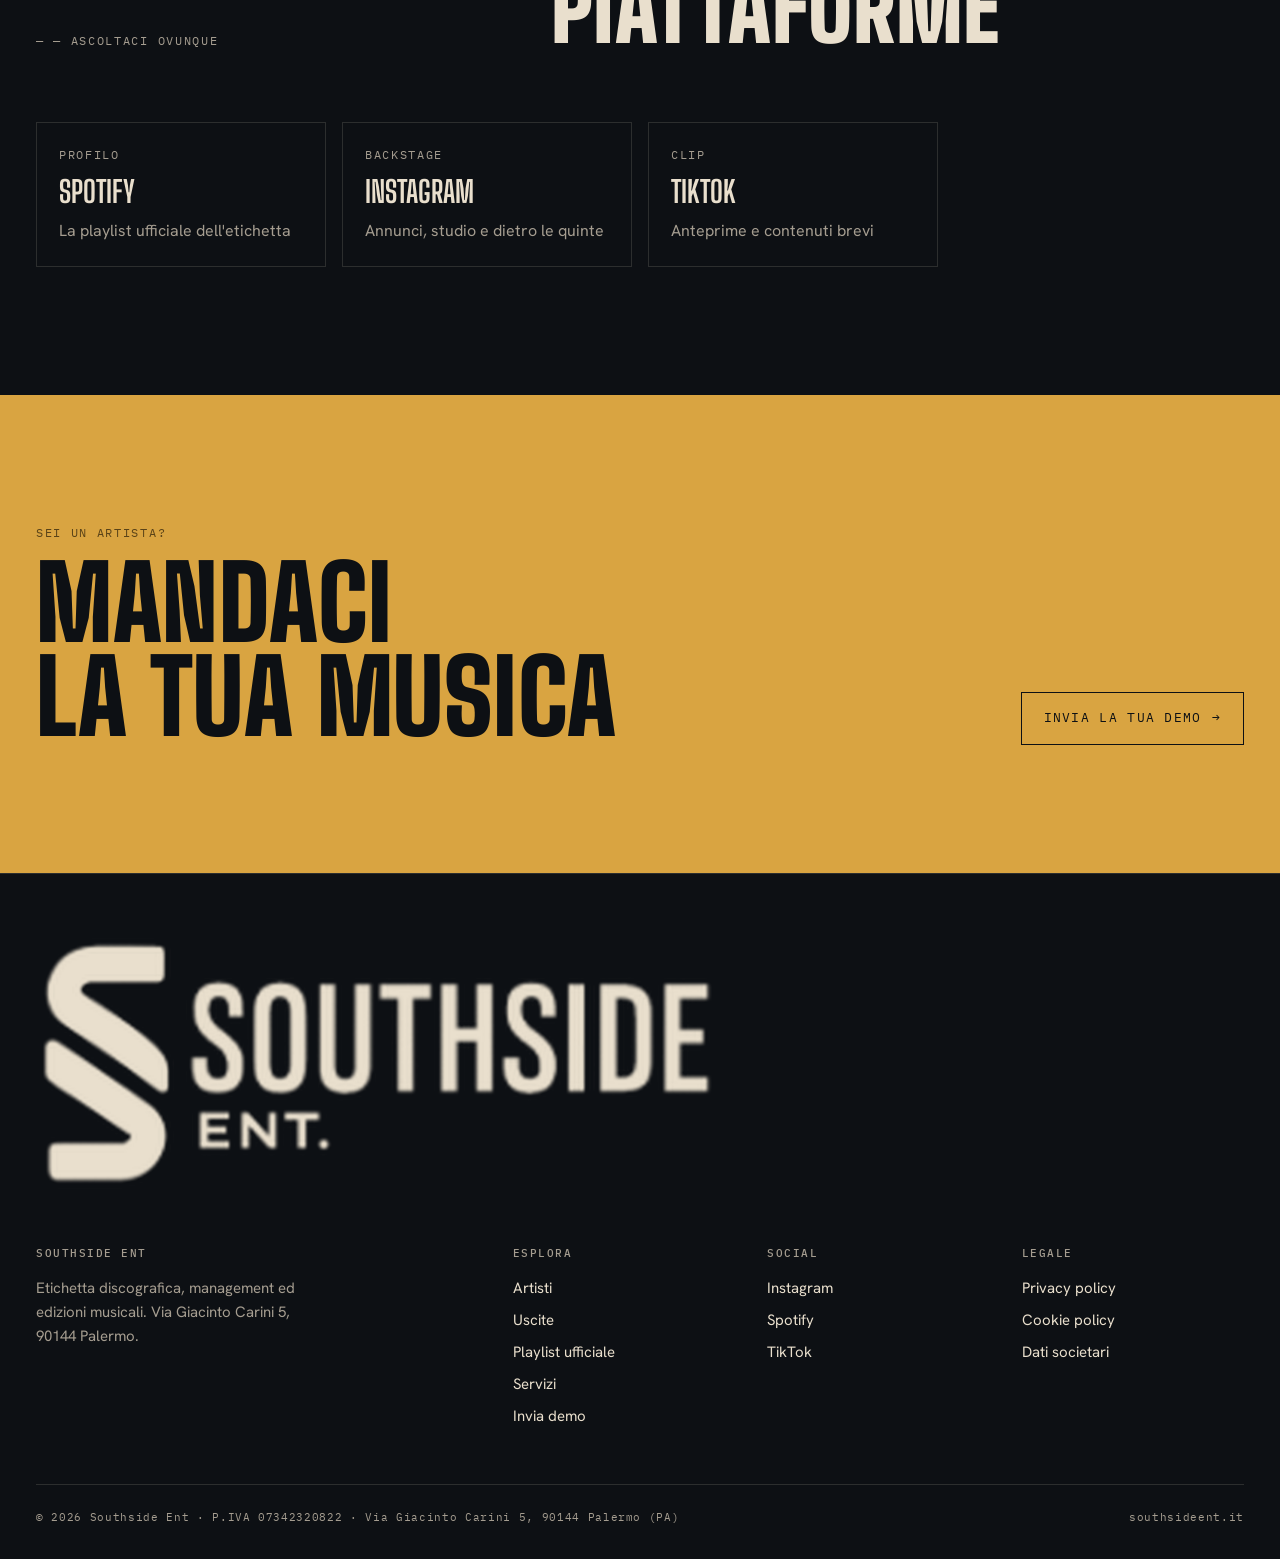
<file: playlist.html>
<!doctype html>
<html lang="it">
<head>
<meta charset="utf-8">
<meta name="viewport" content="width=device-width, initial-scale=1, viewport-fit=cover">
<title>Playlist Ufficiale · Southside Ent</title>
<meta name="claude:viewport-fit-sides" content="cover">
<meta name="description" content="La playlist ufficiale Southside Ent su Spotify: tutte le nostre uscite in un solo posto.">
<meta property="og:title" content="Playlist Ufficiale · Southside Ent">
<meta property="og:description" content="La playlist ufficiale Southside Ent su Spotify: tutte le nostre uscite in un solo posto.">
<meta property="og:site_name" content="Southside Ent">
<meta property="og:locale" content="it_IT">
<meta name="theme-color" content="#0d1014">
<link rel="preconnect" href="https://fonts.googleapis.com">
<link rel="preconnect" href="https://fonts.gstatic.com" crossorigin>
<link rel="stylesheet" href="https://fonts.googleapis.com/css2?family=Big+Shoulders+Display:wght@500;700;900&family=Hanken+Grotesk:wght@400;500;600&family=IBM+Plex+Mono:wght@400;500&display=swap">
<link rel="stylesheet" href="style.css">
</head>
<body>
<header class="nav">
  <div class="wrap">
    <a href="index.html" aria-label="Southside Ent, home"><span class="logo" role="img" aria-label="Southside Ent"></span></a>
    <nav aria-label="Principale"><ul><li><a href="artisti.html">Artisti</a></li><li><a href="uscite.html">Uscite</a></li><li><a href="playlist.html" aria-current="page">Playlist</a></li><li><a href="servizi.html">Servizi</a></li><li><a href="contatti.html">Contatti</a></li></ul></nav>
    <a class="btn solid cta" href="demo.html">Invia la tua demo</a>
    <button class="burger" id="burger" aria-label="Apri menu" aria-expanded="false" aria-controls="drawer"><span></span><span></span><span></span></button>
  </div>
</header>
<div class="drawer" id="drawer" aria-hidden="true"><a href="index.html"><small>01</small>Home</a><a href="artisti.html"><small>02</small>Artisti</a><a href="uscite.html"><small>03</small>Uscite</a><a href="playlist.html" aria-current="page"><small>04</small>Playlist</a><a href="servizi.html"><small>05</small>Servizi</a><a href="contatti.html"><small>06</small>Contatti</a><a href="demo.html"><small>07</small>Invia demo</a></div>
<main>
<section class="page-hero">
  <canvas id="wave" aria-hidden="true"></canvas>
  <div class="wrap" style="position:relative">
    <div class="crumbs eyebrow reveal"><a href="index.html">Southside Ent</a><span>/</span><span>03 Playlist</span></div>
    <h1 class="reveal d1">Playlist<br><span class="o">ufficiale</span></h1>
    <p class="lead muted reveal d2">Il suono di Southside in un unico ascolto. Seguila su Spotify per ricevere ogni nuova uscita appena esce.</p>
  </div>
</section>
<section style="border-top:0;padding-top:0"><div class="wrap">
  <div class="pl">
    <div>
      <div class="pl-cover" id="plCover"><canvas aria-hidden="true"></canvas><span class="logo" role="img" aria-label="Southside Ent"></span><div><p class="eyebrow" style="color:var(--tufo)">Playlist ufficiale</p><h3>Southside<br>Ent.</h3></div></div>
      <div class="pl-meta"><span>44 brani</span><span>Aggiornata a ogni release</span><span>Curata da Southside Ent</span></div>
      <div class="pl-actions"><a class="btn spotify-btn" data-playlist href="#" target="_blank" rel="noopener">Segui su Spotify <span class="arr">↗</span></a></div>
    </div>
    <div>
      <p class="eyebrow" style="margin-bottom:14px">Ascolta qui</p>
      <div class="spotify-embed" id="spotifyEmbed"><div class="embed-fallback"><p>Il player di Spotify si sta caricando. Se non compare, apri la playlist direttamente su Spotify.</p><a class="btn spotify-btn" data-playlist href="#" target="_blank" rel="noopener">Apri su Spotify <span class="arr">↗</span></a></div></div>
    </div>
  </div>
  </div></section><section id="altre">
    <div class="wrap">
      <div class="sec-head"><div><p class="eyebrow">— — Ascoltaci ovunque</p></div><h2>Altre<br>piattaforme</h2></div>
      <div class="pl-others">
    <a class="pl-mini" data-social="spotify" href="#" target="_blank" rel="noopener"><span class="eyebrow">Profilo</span><b>Spotify</b><span class="muted">La playlist ufficiale dell'etichetta</span></a>
    <a class="pl-mini" data-social="youtube" href="#" target="_blank" rel="noopener"><span class="eyebrow">Video</span><b>YouTube</b><span class="muted">Videoclip, visual e live session</span></a>
    <a class="pl-mini" data-social="instagram" href="#" target="_blank" rel="noopener"><span class="eyebrow">Backstage</span><b>Instagram</b><span class="muted">Annunci, studio e dietro le quinte</span></a>
    <a class="pl-mini" data-social="tiktok" href="#" target="_blank" rel="noopener"><span class="eyebrow">Clip</span><b>TikTok</b><span class="muted">Anteprime e contenuti brevi</span></a>
  </div>
    </div>
  </section>
</main>
<section class="band">
  <div class="wrap">
    <div><p class="eyebrow">Sei un artista?</p><h2 style="margin-top:14px">Mandaci<br>la tua musica</h2></div>
    <a class="btn" href="demo.html">Invia la tua demo <span class="arr">→</span></a>
  </div>
</section>
<footer>
  <div class="wrap">
    <span class="logo foot-big" role="img" aria-label="Southside Ent"></span>
    <div class="foot-grid">
      <div><h5>Southside Ent</h5><p class="muted" style="max-width:36ch;font-size:15px">Etichetta discografica, management ed edizioni musicali. Via Giacinto Carini 5, 90144 Palermo.</p></div>
      <div><h5>Esplora</h5><ul><li><a href="artisti.html">Artisti</a></li><li><a href="uscite.html">Uscite</a></li><li><a href="playlist.html">Playlist ufficiale</a></li><li><a href="servizi.html">Servizi</a></li><li><a href="demo.html">Invia demo</a></li></ul></div>
      <div><h5>Social</h5><ul><li><a data-social="instagram" href="#" target="_blank" rel="noopener">Instagram</a></li><li><a data-social="spotify" href="#" target="_blank" rel="noopener">Spotify</a></li><li><a data-social="youtube" href="#" target="_blank" rel="noopener">YouTube</a></li><li><a data-social="tiktok" href="#" target="_blank" rel="noopener">TikTok</a></li></ul></div>
      <div><h5>Legale</h5><ul><li><a href="privacy.html">Privacy policy</a></li><li><a href="privacy.html#cookie">Cookie policy</a></li><li><a href="contatti.html">Dati societari</a></li></ul></div>
    </div>
    <div class="legal">
      <span>© <span class="yr">2026</span> Southside Ent · P.IVA 07342320822 · Via Giacinto Carini 5, 90144 Palermo (PA)</span>
      <span>southsideent.it</span>
    </div>
  </div>
</footer>
<div class="toast" id="toast" role="status">Copiato</div>
<script src="dati.js"></script>
<script src="app.js"></script>
</body>
</html>
</file>
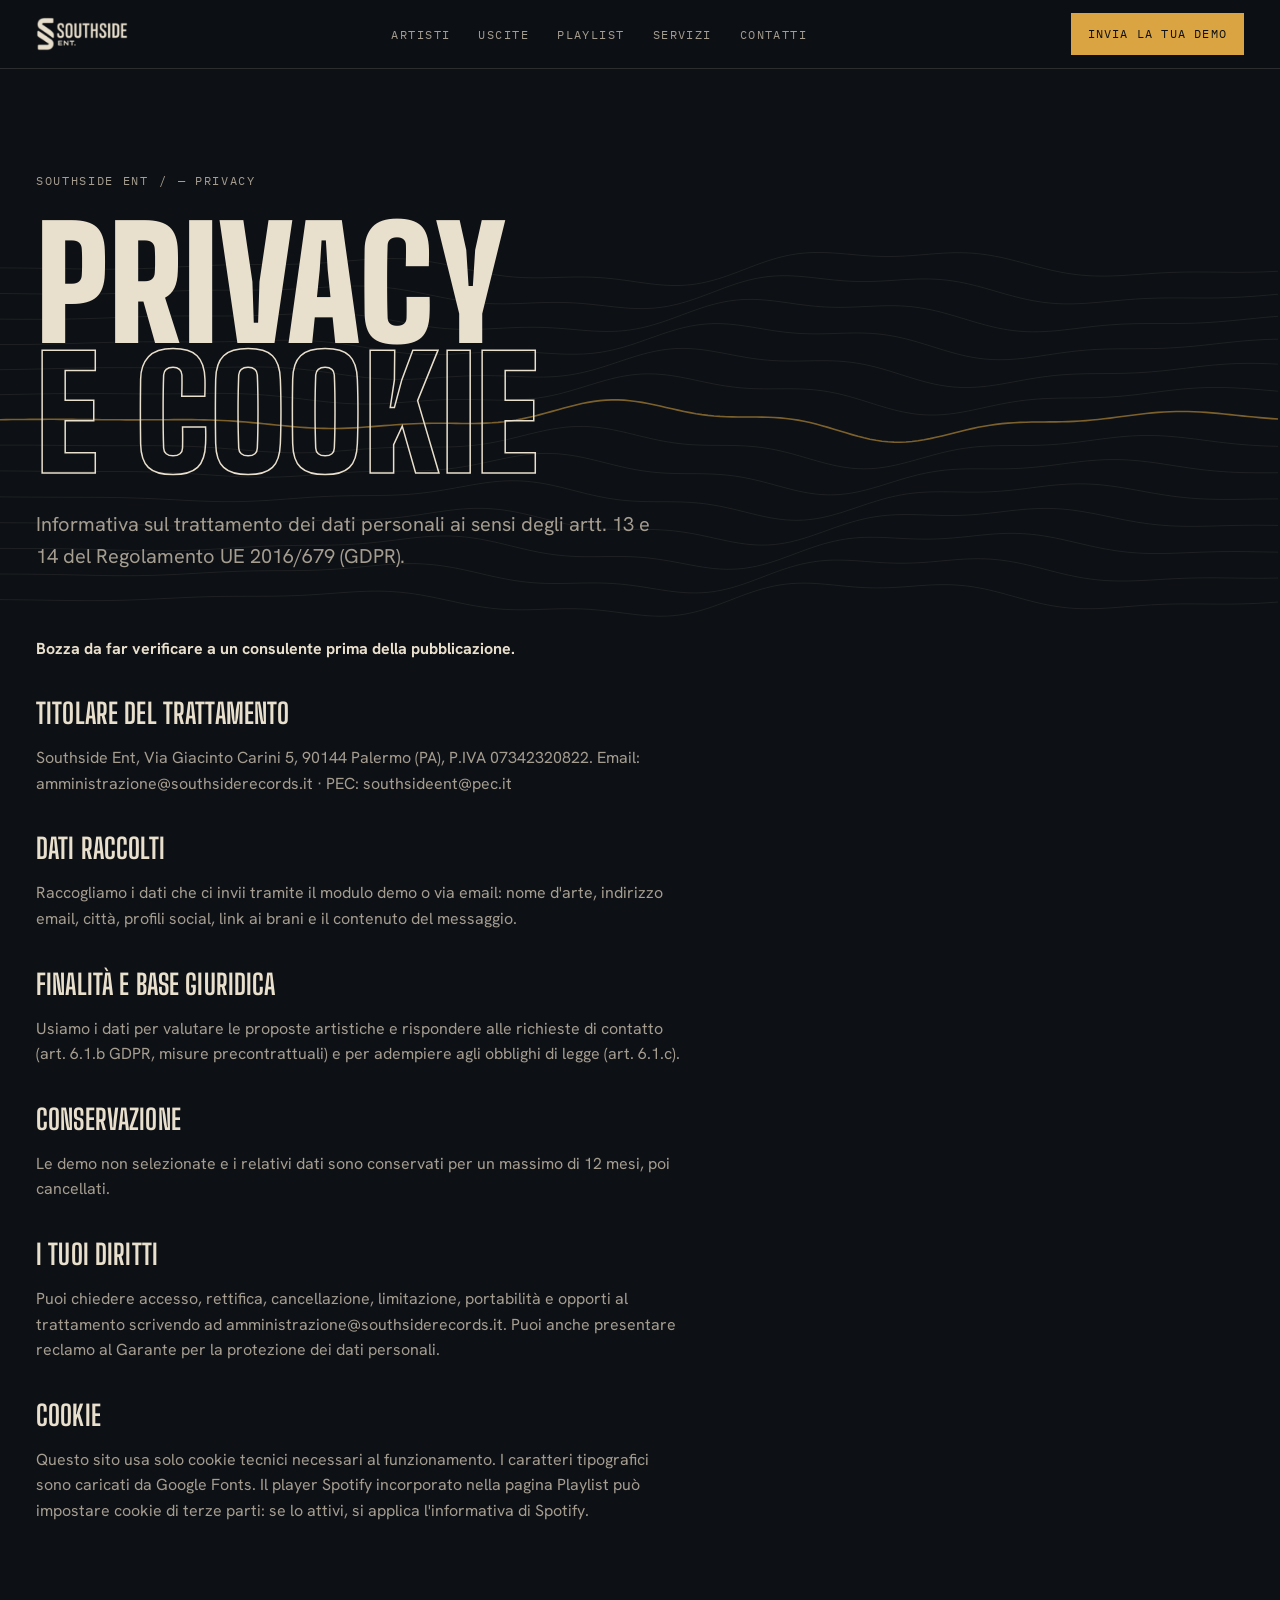
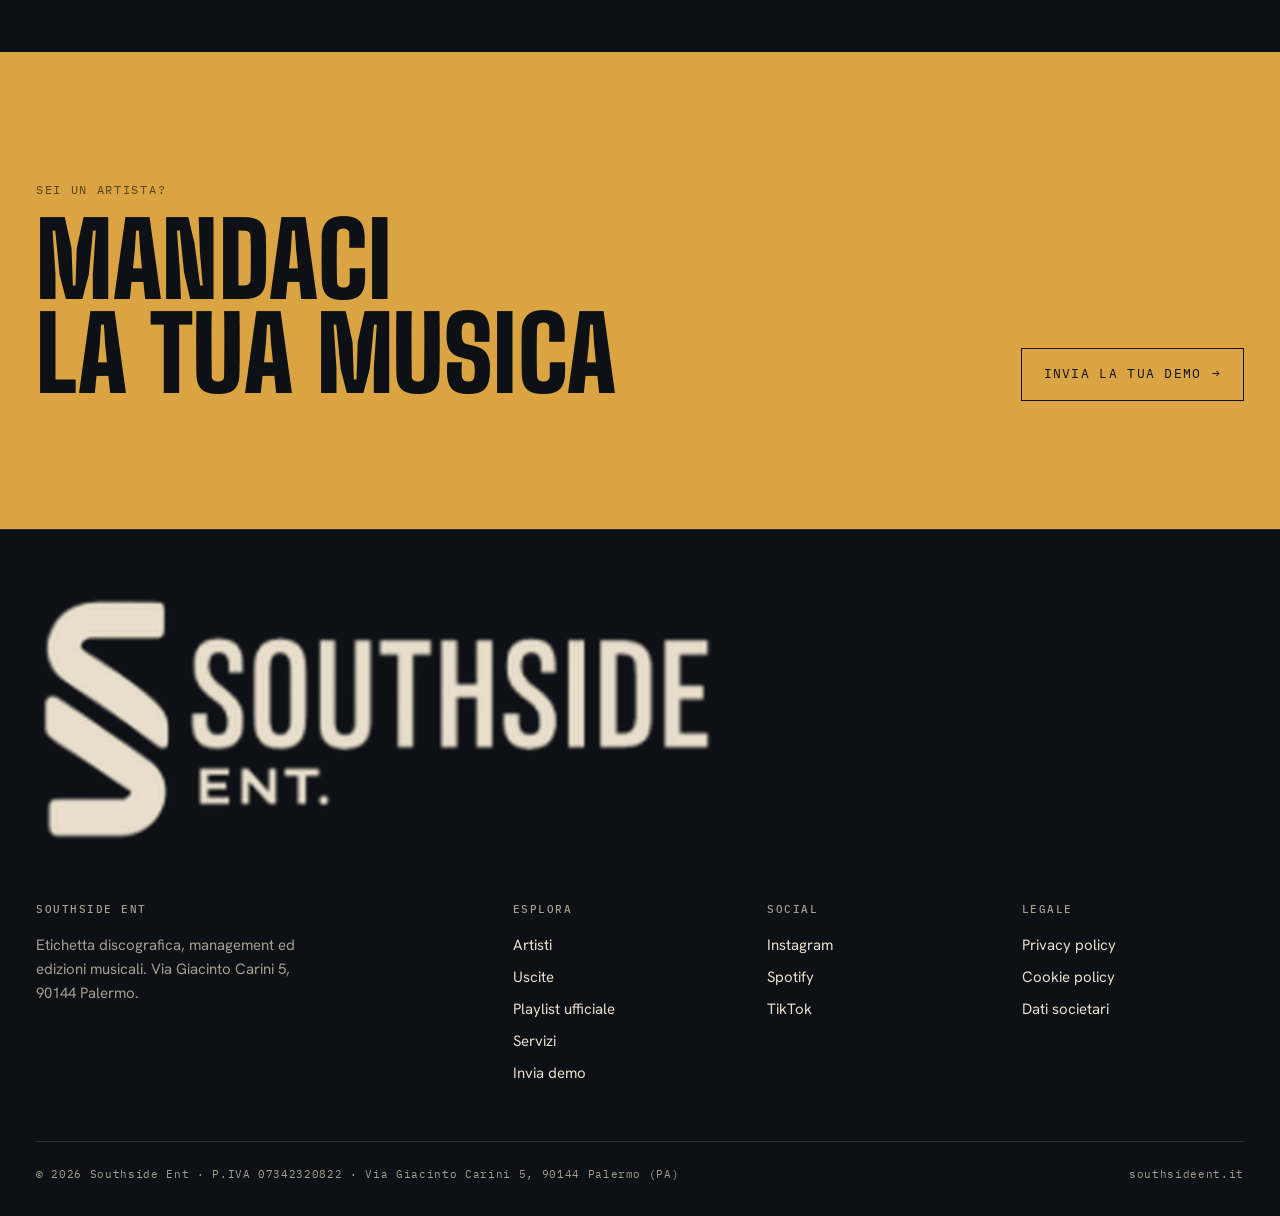
<file: privacy.html>
<!doctype html>
<html lang="it">
<head>
<meta charset="utf-8">
<meta name="viewport" content="width=device-width, initial-scale=1, viewport-fit=cover">
<title>Privacy · Southside Ent</title>
<meta name="claude:viewport-fit-sides" content="cover">
<meta name="description" content="Informativa privacy e cookie di Southside Ent ai sensi del Regolamento UE 2016/679.">
<meta property="og:title" content="Privacy · Southside Ent">
<meta property="og:description" content="Informativa privacy e cookie di Southside Ent ai sensi del Regolamento UE 2016/679.">
<meta property="og:site_name" content="Southside Ent">
<meta property="og:locale" content="it_IT">
<meta name="theme-color" content="#0d1014">
<link rel="preconnect" href="https://fonts.googleapis.com">
<link rel="preconnect" href="https://fonts.gstatic.com" crossorigin>
<link rel="stylesheet" href="https://fonts.googleapis.com/css2?family=Big+Shoulders+Display:wght@500;700;900&family=Hanken+Grotesk:wght@400;500;600&family=IBM+Plex+Mono:wght@400;500&display=swap">
<link rel="stylesheet" href="style.css">
</head>
<body>
<header class="nav">
  <div class="wrap">
    <a href="index.html" aria-label="Southside Ent, home"><span class="logo" role="img" aria-label="Southside Ent"></span></a>
    <nav aria-label="Principale"><ul><li><a href="artisti.html">Artisti</a></li><li><a href="uscite.html">Uscite</a></li><li><a href="playlist.html">Playlist</a></li><li><a href="servizi.html">Servizi</a></li><li><a href="contatti.html">Contatti</a></li></ul></nav>
    <a class="btn solid cta" href="demo.html">Invia la tua demo</a>
    <button class="burger" id="burger" aria-label="Apri menu" aria-expanded="false" aria-controls="drawer"><span></span><span></span><span></span></button>
  </div>
</header>
<div class="drawer" id="drawer" aria-hidden="true"><a href="index.html"><small>01</small>Home</a><a href="artisti.html"><small>02</small>Artisti</a><a href="uscite.html"><small>03</small>Uscite</a><a href="playlist.html"><small>04</small>Playlist</a><a href="servizi.html"><small>05</small>Servizi</a><a href="contatti.html"><small>06</small>Contatti</a><a href="demo.html"><small>07</small>Invia demo</a></div>
<main>
<section class="page-hero">
  <canvas id="wave" aria-hidden="true"></canvas>
  <div class="wrap" style="position:relative">
    <div class="crumbs eyebrow reveal"><a href="index.html">Southside Ent</a><span>/</span><span>— Privacy</span></div>
    <h1 class="reveal d1">Privacy<br><span class="o">e cookie</span></h1>
    <p class="lead muted reveal d2">Informativa sul trattamento dei dati personali ai sensi degli artt. 13 e 14 del Regolamento UE 2016/679 (GDPR).</p>
  </div>
</section>
<section style="border-top:0;padding-top:0"><div class="wrap"><div class="legal-doc">
  <p><b>Bozza da far verificare a un consulente prima della pubblicazione.</b></p>
  <h3>Titolare del trattamento</h3>
  <p>Southside Ent, Via Giacinto Carini 5, 90144 Palermo (PA), P.IVA 07342320822. Email: amministrazione@southsiderecords.it · PEC: southsideent@pec.it</p>
  <h3>Dati raccolti</h3>
  <p>Raccogliamo i dati che ci invii tramite il modulo demo o via email: nome d'arte, indirizzo email, città, profili social, link ai brani e il contenuto del messaggio.</p>
  <h3>Finalità e base giuridica</h3>
  <p>Usiamo i dati per valutare le proposte artistiche e rispondere alle richieste di contatto (art. 6.1.b GDPR, misure precontrattuali) e per adempiere agli obblighi di legge (art. 6.1.c).</p>
  <h3>Conservazione</h3>
  <p>Le demo non selezionate e i relativi dati sono conservati per un massimo di 12 mesi, poi cancellati.</p>
  <h3>I tuoi diritti</h3>
  <p>Puoi chiedere accesso, rettifica, cancellazione, limitazione, portabilità e opporti al trattamento scrivendo ad amministrazione@southsiderecords.it. Puoi anche presentare reclamo al Garante per la protezione dei dati personali.</p>
  <h3 id="cookie">Cookie</h3>
  <p>Questo sito usa solo cookie tecnici necessari al funzionamento. I caratteri tipografici sono caricati da Google Fonts. Il player Spotify incorporato nella pagina Playlist può impostare cookie di terze parti: se lo attivi, si applica l'informativa di Spotify.</p>
  </div></div></section>
</main>
<section class="band">
  <div class="wrap">
    <div><p class="eyebrow">Sei un artista?</p><h2 style="margin-top:14px">Mandaci<br>la tua musica</h2></div>
    <a class="btn" href="demo.html">Invia la tua demo <span class="arr">→</span></a>
  </div>
</section>
<footer>
  <div class="wrap">
    <span class="logo foot-big" role="img" aria-label="Southside Ent"></span>
    <div class="foot-grid">
      <div><h5>Southside Ent</h5><p class="muted" style="max-width:36ch;font-size:15px">Etichetta discografica, management ed edizioni musicali. Via Giacinto Carini 5, 90144 Palermo.</p></div>
      <div><h5>Esplora</h5><ul><li><a href="artisti.html">Artisti</a></li><li><a href="uscite.html">Uscite</a></li><li><a href="playlist.html">Playlist ufficiale</a></li><li><a href="servizi.html">Servizi</a></li><li><a href="demo.html">Invia demo</a></li></ul></div>
      <div><h5>Social</h5><ul><li><a data-social="instagram" href="#" target="_blank" rel="noopener">Instagram</a></li><li><a data-social="spotify" href="#" target="_blank" rel="noopener">Spotify</a></li><li><a data-social="youtube" href="#" target="_blank" rel="noopener">YouTube</a></li><li><a data-social="tiktok" href="#" target="_blank" rel="noopener">TikTok</a></li></ul></div>
      <div><h5>Legale</h5><ul><li><a href="privacy.html">Privacy policy</a></li><li><a href="privacy.html#cookie">Cookie policy</a></li><li><a href="contatti.html">Dati societari</a></li></ul></div>
    </div>
    <div class="legal">
      <span>© <span class="yr">2026</span> Southside Ent · P.IVA 07342320822 · Via Giacinto Carini 5, 90144 Palermo (PA)</span>
      <span>southsideent.it</span>
    </div>
  </div>
</footer>
<div class="toast" id="toast" role="status">Copiato</div>
<script src="dati.js"></script>
<script src="app.js"></script>
</body>
</html>
</file>
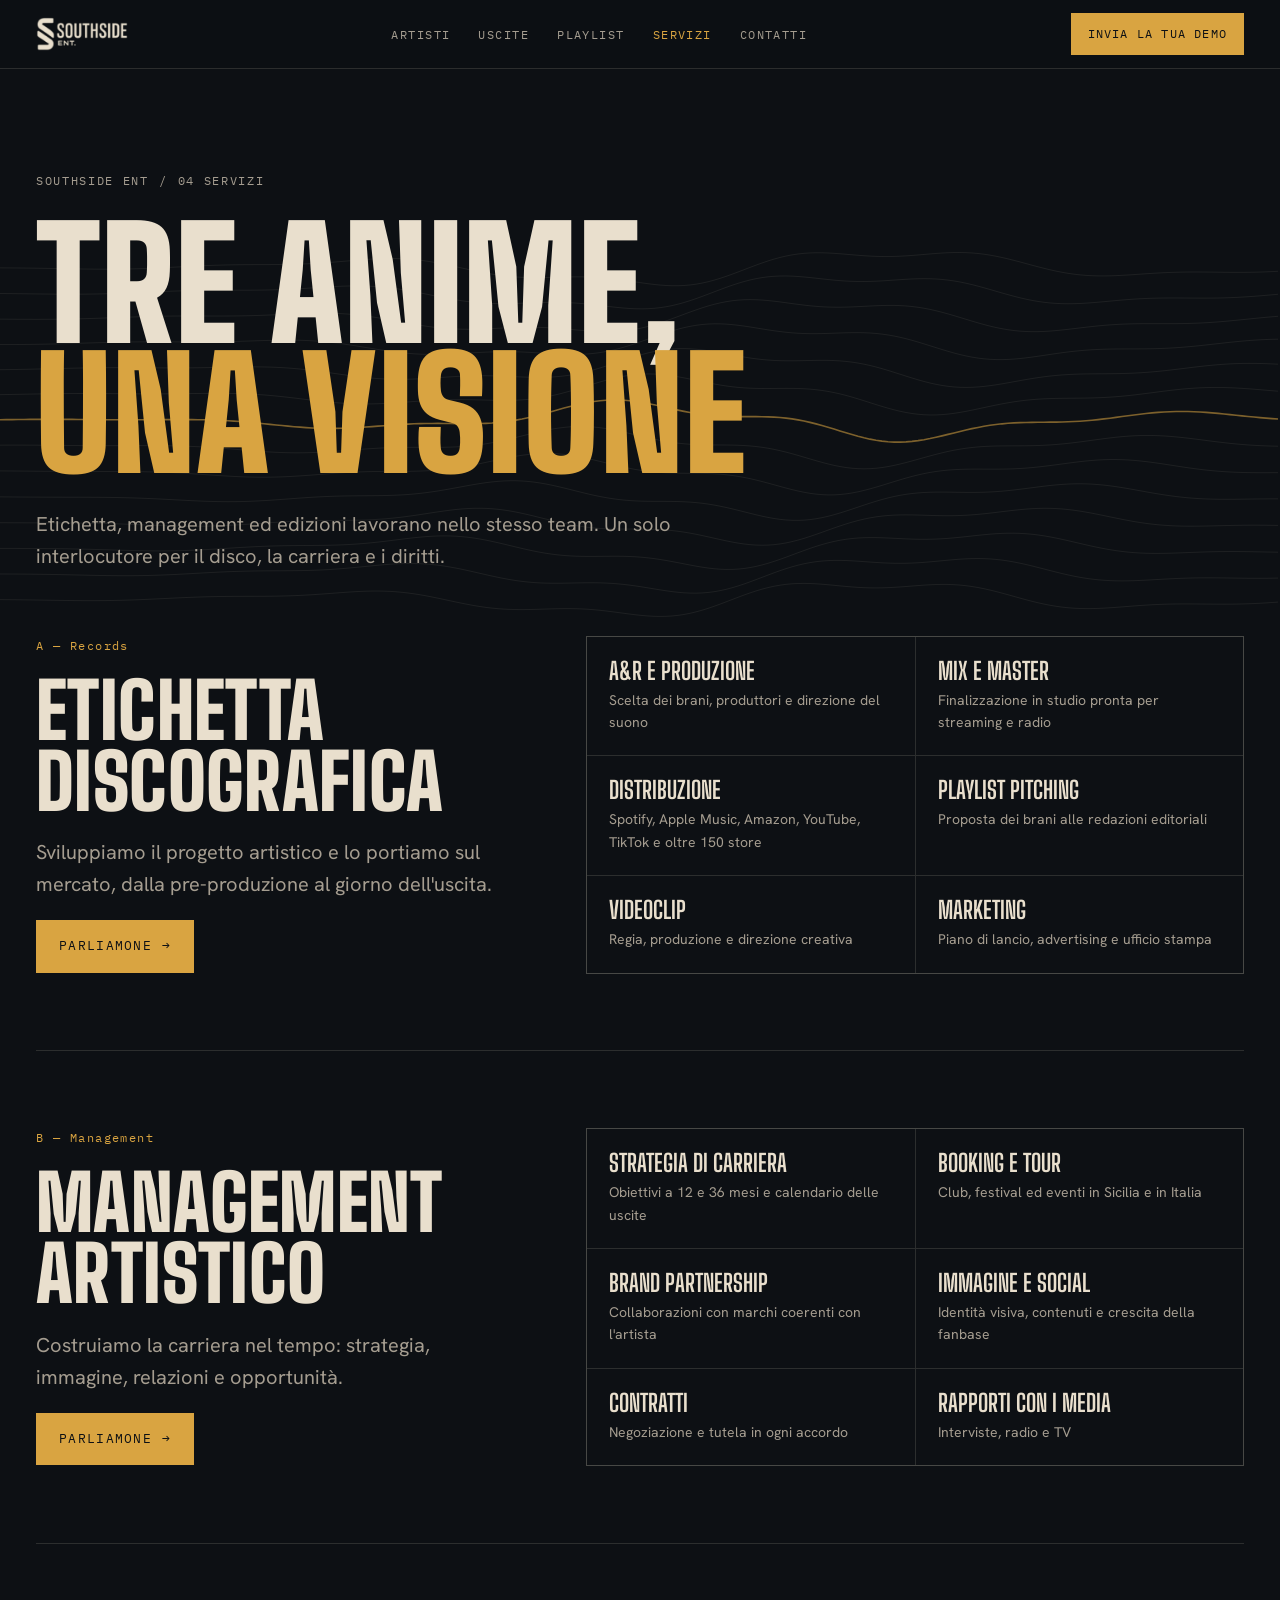
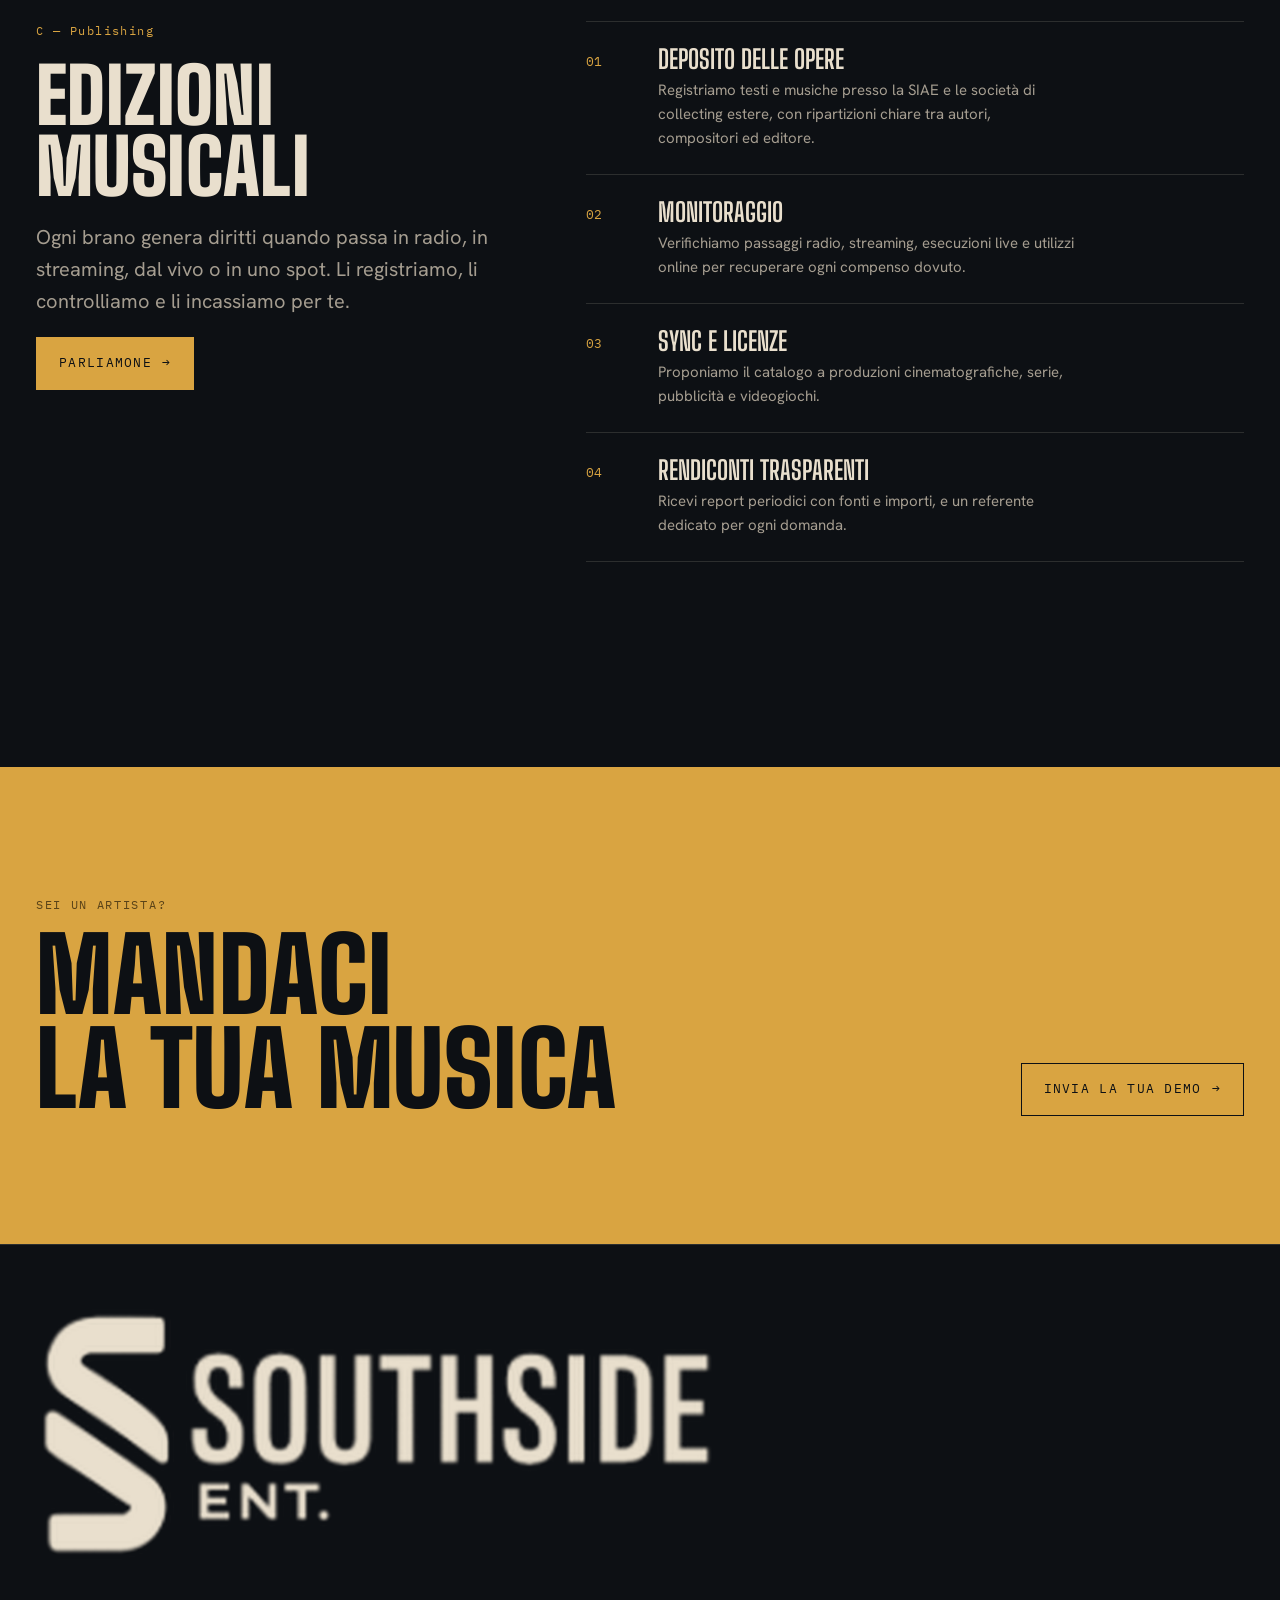
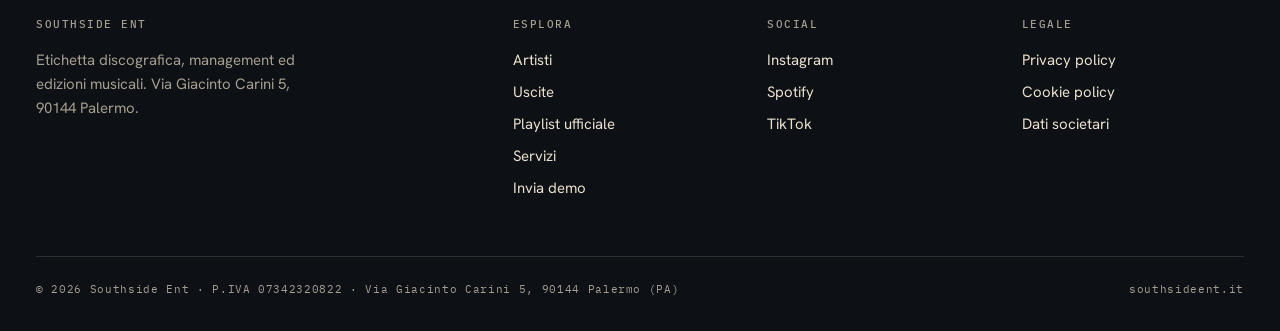
<file: servizi.html>
<!doctype html>
<html lang="it">
<head>
<meta charset="utf-8">
<meta name="viewport" content="width=device-width, initial-scale=1, viewport-fit=cover">
<title>Servizi · Southside Ent</title>
<meta name="claude:viewport-fit-sides" content="cover">
<meta name="description" content="Etichetta discografica, management artistico ed edizioni musicali: i servizi di Southside Ent per gli artisti.">
<meta property="og:title" content="Servizi · Southside Ent">
<meta property="og:description" content="Etichetta discografica, management artistico ed edizioni musicali: i servizi di Southside Ent per gli artisti.">
<meta property="og:site_name" content="Southside Ent">
<meta property="og:locale" content="it_IT">
<meta name="theme-color" content="#0d1014">
<link rel="preconnect" href="https://fonts.googleapis.com">
<link rel="preconnect" href="https://fonts.gstatic.com" crossorigin>
<link rel="stylesheet" href="https://fonts.googleapis.com/css2?family=Big+Shoulders+Display:wght@500;700;900&family=Hanken+Grotesk:wght@400;500;600&family=IBM+Plex+Mono:wght@400;500&display=swap">
<link rel="stylesheet" href="style.css">
</head>
<body>
<header class="nav">
  <div class="wrap">
    <a href="index.html" aria-label="Southside Ent, home"><span class="logo" role="img" aria-label="Southside Ent"></span></a>
    <nav aria-label="Principale"><ul><li><a href="artisti.html">Artisti</a></li><li><a href="uscite.html">Uscite</a></li><li><a href="playlist.html">Playlist</a></li><li><a href="servizi.html" aria-current="page">Servizi</a></li><li><a href="contatti.html">Contatti</a></li></ul></nav>
    <a class="btn solid cta" href="demo.html">Invia la tua demo</a>
    <button class="burger" id="burger" aria-label="Apri menu" aria-expanded="false" aria-controls="drawer"><span></span><span></span><span></span></button>
  </div>
</header>
<div class="drawer" id="drawer" aria-hidden="true"><a href="index.html"><small>01</small>Home</a><a href="artisti.html"><small>02</small>Artisti</a><a href="uscite.html"><small>03</small>Uscite</a><a href="playlist.html"><small>04</small>Playlist</a><a href="servizi.html" aria-current="page"><small>05</small>Servizi</a><a href="contatti.html"><small>06</small>Contatti</a><a href="demo.html"><small>07</small>Invia demo</a></div>
<main>
<section class="page-hero">
  <canvas id="wave" aria-hidden="true"></canvas>
  <div class="wrap" style="position:relative">
    <div class="crumbs eyebrow reveal"><a href="index.html">Southside Ent</a><span>/</span><span>04 Servizi</span></div>
    <h1 class="reveal d1">Tre anime,<br><span class="g">una visione</span></h1>
    <p class="lead muted reveal d2">Etichetta, management ed edizioni lavorano nello stesso team. Un solo interlocutore per il disco, la carriera e i diritti.</p>
  </div>
</section>
<section style="border-top:0;padding-top:0"><div class="wrap"><div class="svc-detail" id="records"><div class="left"><span class="num">A — Records</span><h2>Etichetta<br>discografica</h2><p class="lead muted">Sviluppiamo il progetto artistico e lo portiamo sul mercato, dalla pre-produzione al giorno dell'uscita.</p><div><a class="btn solid" href="contatti.html">Parliamone <span class="arr">→</span></a></div></div><div class="pill-list"><div><b>A&amp;R e produzione</b><span>Scelta dei brani, produttori e direzione del suono</span></div><div><b>Mix e master</b><span>Finalizzazione in studio pronta per streaming e radio</span></div><div><b>Distribuzione</b><span>Spotify, Apple Music, Amazon, YouTube, TikTok e oltre 150 store</span></div><div><b>Playlist pitching</b><span>Proposta dei brani alle redazioni editoriali</span></div><div><b>Videoclip</b><span>Regia, produzione e direzione creativa</span></div><div><b>Marketing</b><span>Piano di lancio, advertising e ufficio stampa</span></div></div></div><div class="svc-detail" id="management"><div class="left"><span class="num">B — Management</span><h2>Management<br>artistico</h2><p class="lead muted">Costruiamo la carriera nel tempo: strategia, immagine, relazioni e opportunità.</p><div><a class="btn solid" href="contatti.html">Parliamone <span class="arr">→</span></a></div></div><div class="pill-list"><div><b>Strategia di carriera</b><span>Obiettivi a 12 e 36 mesi e calendario delle uscite</span></div><div><b>Booking e tour</b><span>Club, festival ed eventi in Sicilia e in Italia</span></div><div><b>Brand partnership</b><span>Collaborazioni con marchi coerenti con l'artista</span></div><div><b>Immagine e social</b><span>Identità visiva, contenuti e crescita della fanbase</span></div><div><b>Contratti</b><span>Negoziazione e tutela in ogni accordo</span></div><div><b>Rapporti con i media</b><span>Interviste, radio e TV</span></div></div></div><div class="svc-detail" id="edizioni"><div class="left"><span class="num">C — Publishing</span><h2>Edizioni<br>musicali</h2><p class="lead muted">Ogni brano genera diritti quando passa in radio, in streaming, dal vivo o in uno spot. Li registriamo, li controlliamo e li incassiamo per te.</p><div><a class="btn solid" href="contatti.html">Parliamone <span class="arr">→</span></a></div></div><ol class="steps">
          <li><div><h4>Deposito delle opere</h4><p>Registriamo testi e musiche presso la SIAE e le società di collecting estere, con ripartizioni chiare tra autori, compositori ed editore.</p></div></li>
          <li><div><h4>Monitoraggio</h4><p>Verifichiamo passaggi radio, streaming, esecuzioni live e utilizzi online per recuperare ogni compenso dovuto.</p></div></li>
          <li><div><h4>Sync e licenze</h4><p>Proponiamo il catalogo a produzioni cinematografiche, serie, pubblicità e videogiochi.</p></div></li>
          <li><div><h4>Rendiconti trasparenti</h4><p>Ricevi report periodici con fonti e importi, e un referente dedicato per ogni domanda.</p></div></li>
        </ol></div></div></section>
</main>
<section class="band">
  <div class="wrap">
    <div><p class="eyebrow">Sei un artista?</p><h2 style="margin-top:14px">Mandaci<br>la tua musica</h2></div>
    <a class="btn" href="demo.html">Invia la tua demo <span class="arr">→</span></a>
  </div>
</section>
<footer>
  <div class="wrap">
    <span class="logo foot-big" role="img" aria-label="Southside Ent"></span>
    <div class="foot-grid">
      <div><h5>Southside Ent</h5><p class="muted" style="max-width:36ch;font-size:15px">Etichetta discografica, management ed edizioni musicali. Via Giacinto Carini 5, 90144 Palermo.</p></div>
      <div><h5>Esplora</h5><ul><li><a href="artisti.html">Artisti</a></li><li><a href="uscite.html">Uscite</a></li><li><a href="playlist.html">Playlist ufficiale</a></li><li><a href="servizi.html">Servizi</a></li><li><a href="demo.html">Invia demo</a></li></ul></div>
      <div><h5>Social</h5><ul><li><a data-social="instagram" href="#" target="_blank" rel="noopener">Instagram</a></li><li><a data-social="spotify" href="#" target="_blank" rel="noopener">Spotify</a></li><li><a data-social="youtube" href="#" target="_blank" rel="noopener">YouTube</a></li><li><a data-social="tiktok" href="#" target="_blank" rel="noopener">TikTok</a></li></ul></div>
      <div><h5>Legale</h5><ul><li><a href="privacy.html">Privacy policy</a></li><li><a href="privacy.html#cookie">Cookie policy</a></li><li><a href="contatti.html">Dati societari</a></li></ul></div>
    </div>
    <div class="legal">
      <span>© <span class="yr">2026</span> Southside Ent · P.IVA 07342320822 · Via Giacinto Carini 5, 90144 Palermo (PA)</span>
      <span>southsideent.it</span>
    </div>
  </div>
</footer>
<div class="toast" id="toast" role="status">Copiato</div>
<script src="dati.js"></script>
<script src="app.js"></script>
</body>
</html>
</file>
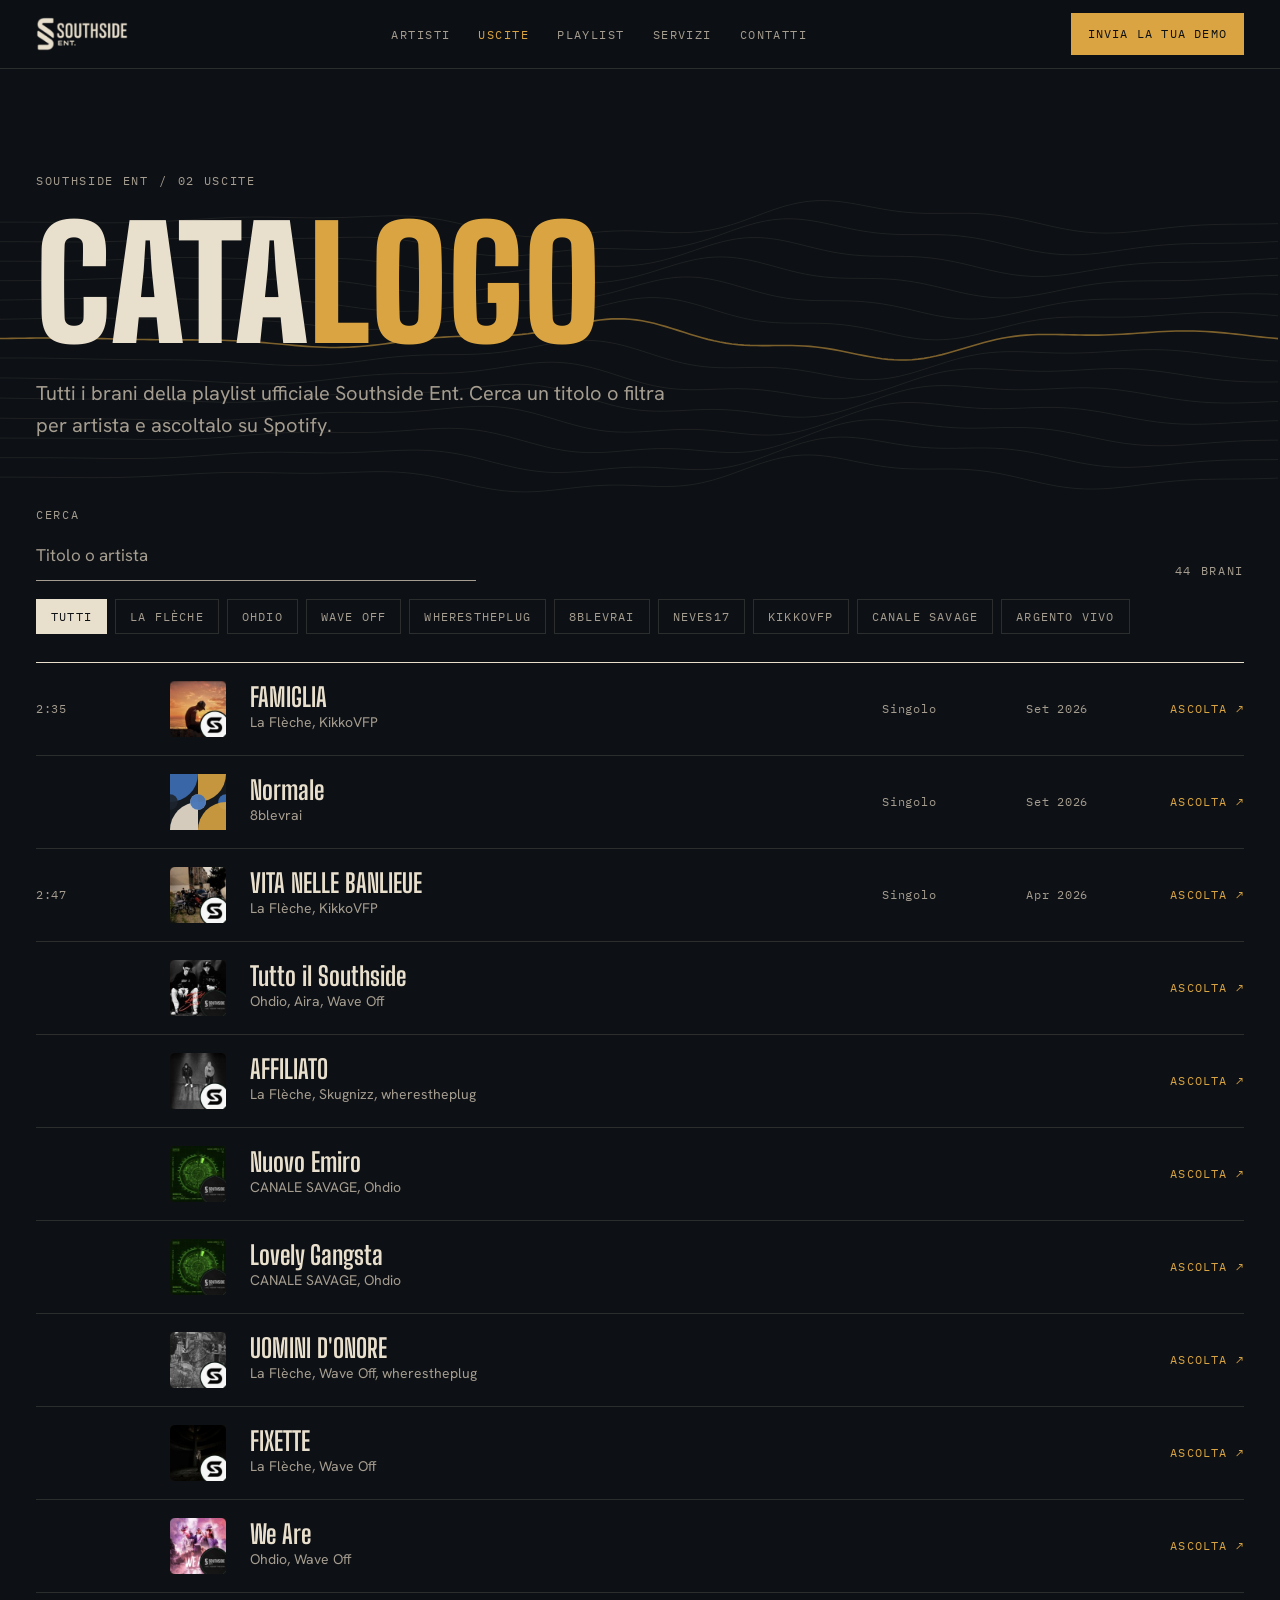
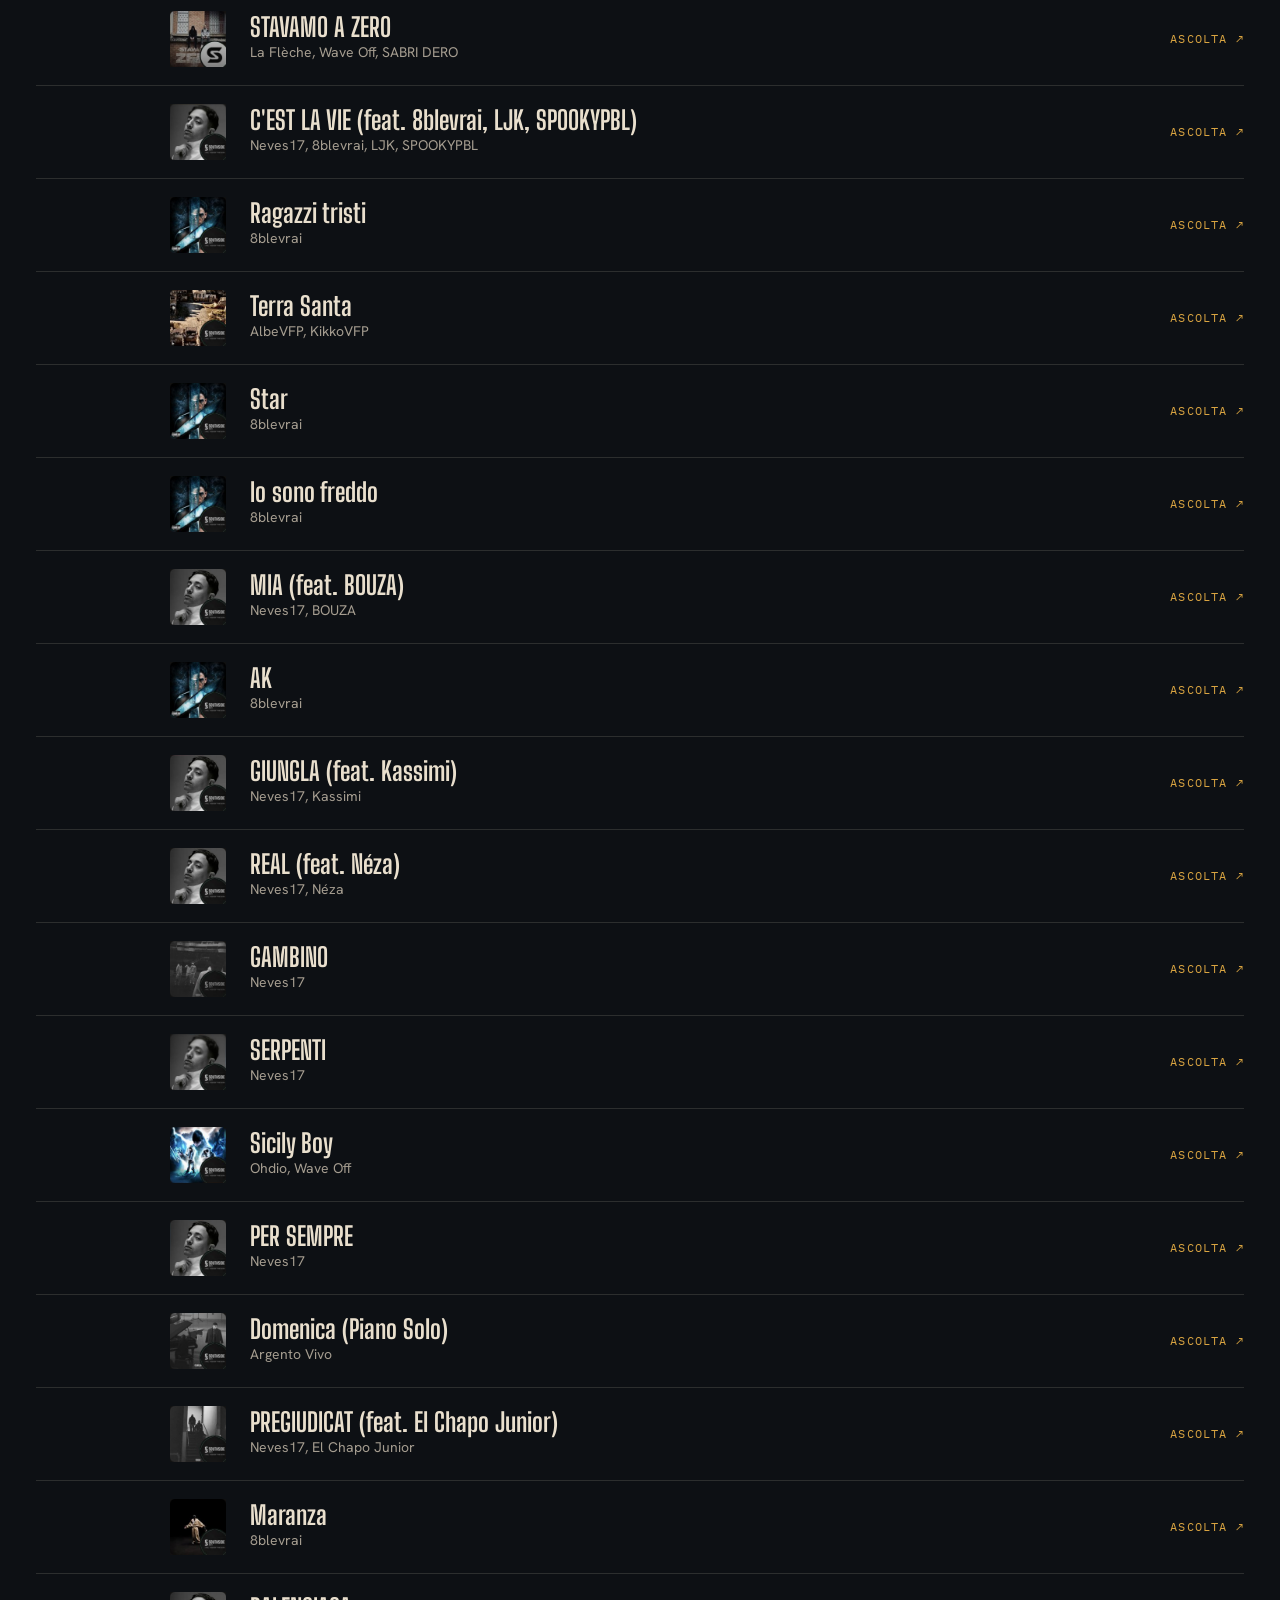
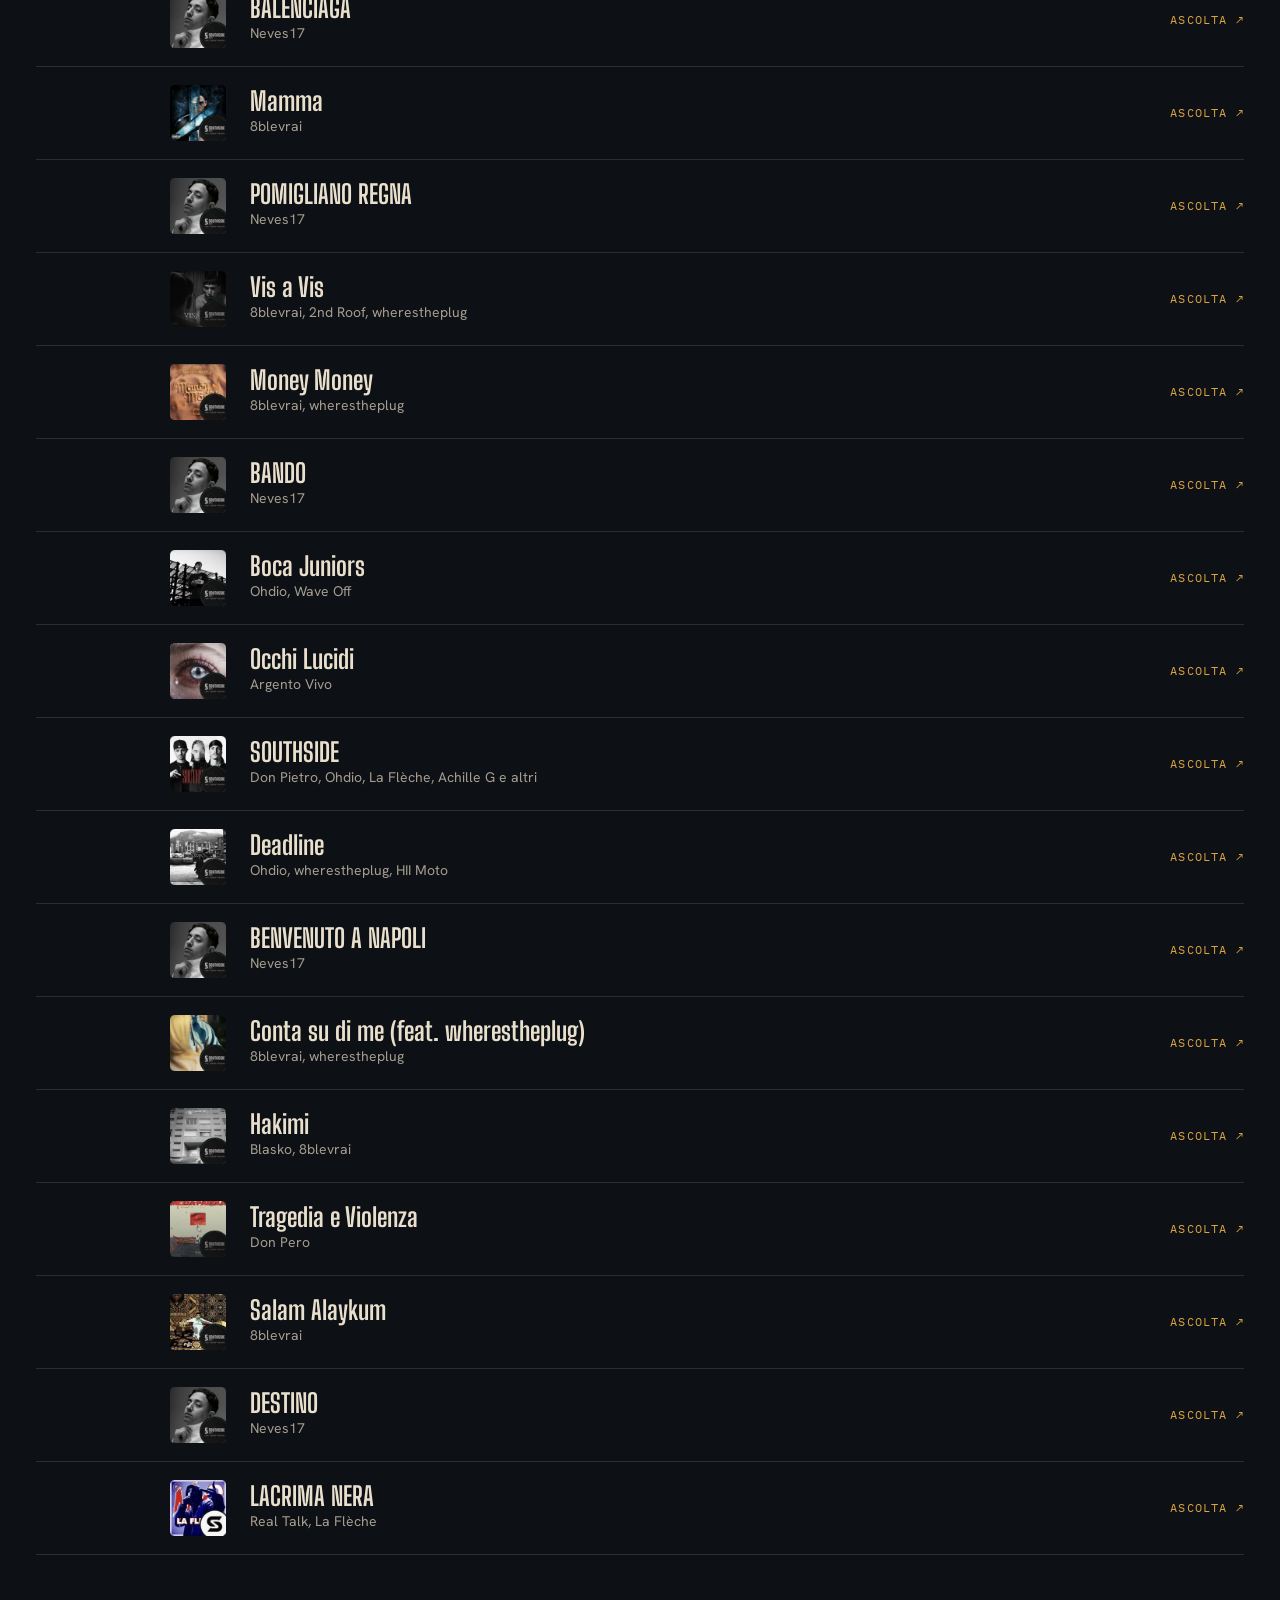
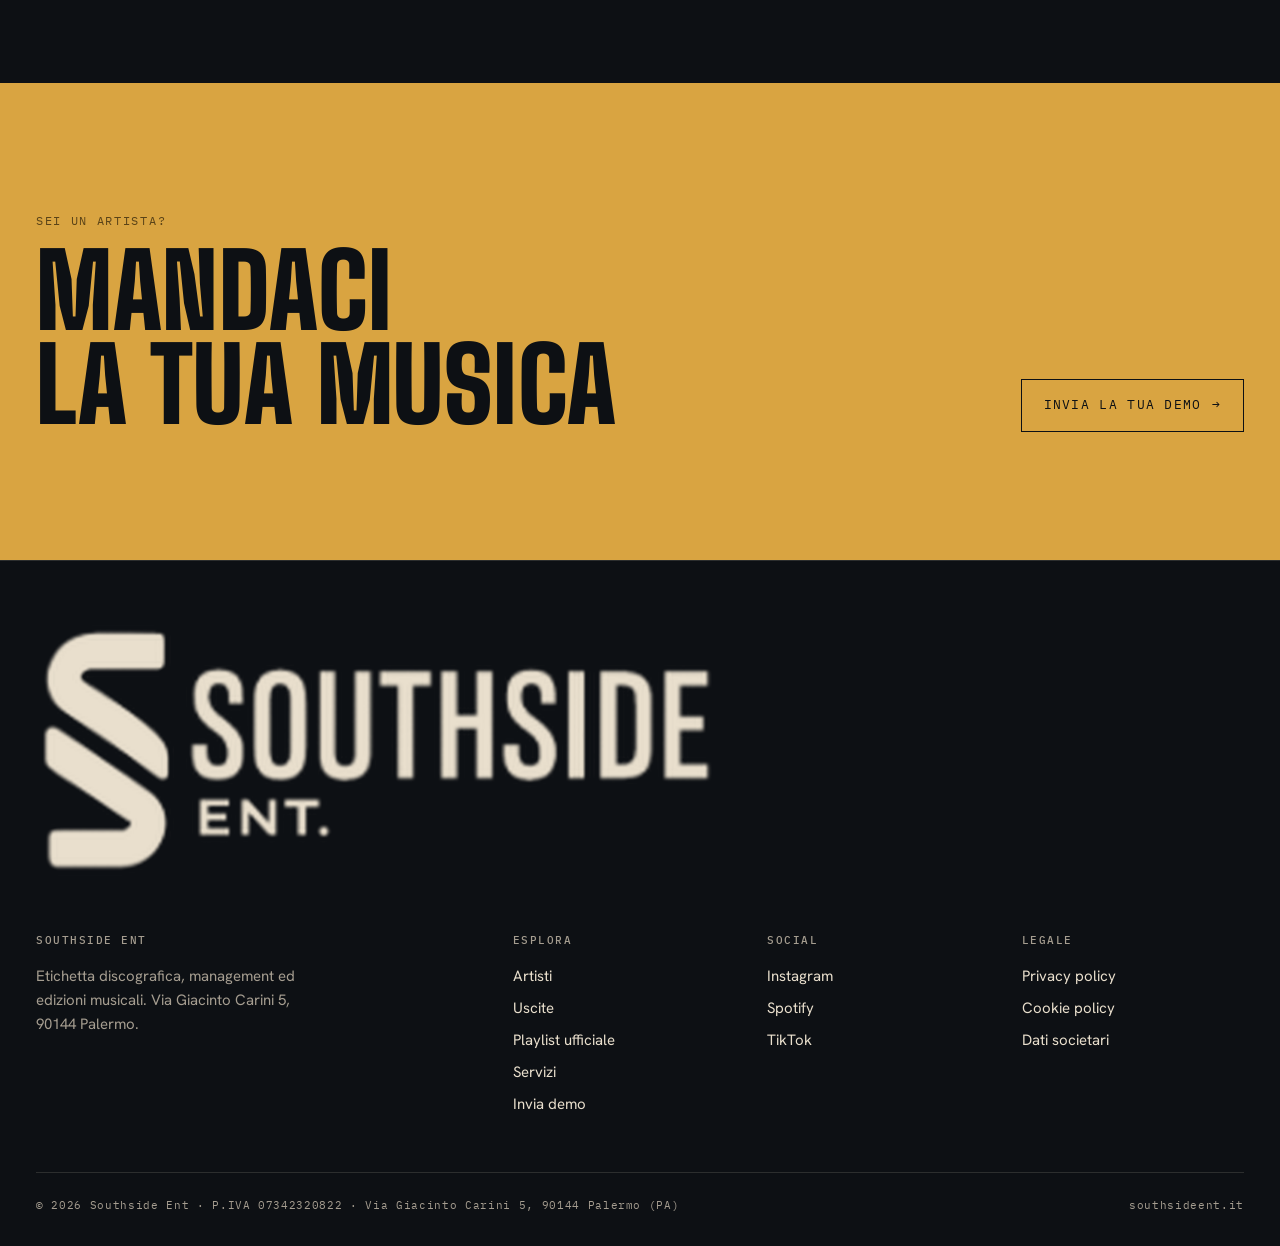
<file: uscite.html>
<!doctype html>
<html lang="it">
<head>
<meta charset="utf-8">
<meta name="viewport" content="width=device-width, initial-scale=1, viewport-fit=cover">
<title>Uscite · Southside Ent</title>
<meta name="claude:viewport-fit-sides" content="cover">
<meta name="description" content="Catalogo delle uscite Southside Ent: singoli, EP e album.">
<meta property="og:title" content="Uscite · Southside Ent">
<meta property="og:description" content="Catalogo delle uscite Southside Ent: singoli, EP e album.">
<meta property="og:site_name" content="Southside Ent">
<meta property="og:locale" content="it_IT">
<meta name="theme-color" content="#0d1014">
<link rel="preconnect" href="https://fonts.googleapis.com">
<link rel="preconnect" href="https://fonts.gstatic.com" crossorigin>
<link rel="stylesheet" href="https://fonts.googleapis.com/css2?family=Big+Shoulders+Display:wght@500;700;900&family=Hanken+Grotesk:wght@400;500;600&family=IBM+Plex+Mono:wght@400;500&display=swap">
<link rel="stylesheet" href="style.css">
</head>
<body>
<header class="nav">
  <div class="wrap">
    <a href="index.html" aria-label="Southside Ent, home"><span class="logo" role="img" aria-label="Southside Ent"></span></a>
    <nav aria-label="Principale"><ul><li><a href="artisti.html">Artisti</a></li><li><a href="uscite.html" aria-current="page">Uscite</a></li><li><a href="playlist.html">Playlist</a></li><li><a href="servizi.html">Servizi</a></li><li><a href="contatti.html">Contatti</a></li></ul></nav>
    <a class="btn solid cta" href="demo.html">Invia la tua demo</a>
    <button class="burger" id="burger" aria-label="Apri menu" aria-expanded="false" aria-controls="drawer"><span></span><span></span><span></span></button>
  </div>
</header>
<div class="drawer" id="drawer" aria-hidden="true"><a href="index.html"><small>01</small>Home</a><a href="artisti.html"><small>02</small>Artisti</a><a href="uscite.html" aria-current="page"><small>03</small>Uscite</a><a href="playlist.html"><small>04</small>Playlist</a><a href="servizi.html"><small>05</small>Servizi</a><a href="contatti.html"><small>06</small>Contatti</a><a href="demo.html"><small>07</small>Invia demo</a></div>
<main>
<section class="page-hero">
  <canvas id="wave" aria-hidden="true"></canvas>
  <div class="wrap" style="position:relative">
    <div class="crumbs eyebrow reveal"><a href="index.html">Southside Ent</a><span>/</span><span>02 Uscite</span></div>
    <h1 class="reveal d1">Cata<span class="g">logo</span></h1>
    <p class="lead muted reveal d2">Tutti i brani della playlist ufficiale Southside Ent. Cerca un titolo o filtra per artista e ascoltalo su Spotify.</p>
  </div>
</section>
<section style="border-top:0;padding-top:0"><div class="wrap">
      <div class="cat-tools">
        <label class="search" for="catSearch"><span class="eyebrow">Cerca</span><input id="catSearch" type="search" placeholder="Titolo o artista" autocomplete="off"></label>
        <span class="eyebrow" id="catCount"></span>
      </div>
      <div class="filters" id="catFilters" role="group" aria-label="Filtra per artista"></div>
      <div class="cat" id="catalog"></div></div></section>
</main>
<section class="band">
  <div class="wrap">
    <div><p class="eyebrow">Sei un artista?</p><h2 style="margin-top:14px">Mandaci<br>la tua musica</h2></div>
    <a class="btn" href="demo.html">Invia la tua demo <span class="arr">→</span></a>
  </div>
</section>
<footer>
  <div class="wrap">
    <span class="logo foot-big" role="img" aria-label="Southside Ent"></span>
    <div class="foot-grid">
      <div><h5>Southside Ent</h5><p class="muted" style="max-width:36ch;font-size:15px">Etichetta discografica, management ed edizioni musicali. Via Giacinto Carini 5, 90144 Palermo.</p></div>
      <div><h5>Esplora</h5><ul><li><a href="artisti.html">Artisti</a></li><li><a href="uscite.html">Uscite</a></li><li><a href="playlist.html">Playlist ufficiale</a></li><li><a href="servizi.html">Servizi</a></li><li><a href="demo.html">Invia demo</a></li></ul></div>
      <div><h5>Social</h5><ul><li><a data-social="instagram" href="#" target="_blank" rel="noopener">Instagram</a></li><li><a data-social="spotify" href="#" target="_blank" rel="noopener">Spotify</a></li><li><a data-social="youtube" href="#" target="_blank" rel="noopener">YouTube</a></li><li><a data-social="tiktok" href="#" target="_blank" rel="noopener">TikTok</a></li></ul></div>
      <div><h5>Legale</h5><ul><li><a href="privacy.html">Privacy policy</a></li><li><a href="privacy.html#cookie">Cookie policy</a></li><li><a href="contatti.html">Dati societari</a></li></ul></div>
    </div>
    <div class="legal">
      <span>© <span class="yr">2026</span> Southside Ent · P.IVA 07342320822 · Via Giacinto Carini 5, 90144 Palermo (PA)</span>
      <span>southsideent.it</span>
    </div>
  </div>
</footer>
<div class="toast" id="toast" role="status">Copiato</div>
<script src="dati.js"></script>
<script src="app.js"></script>
</body>
</html>
</file>
<file: style.css>
/* Layout: notte palermitana. Sezioni a fascia piena, griglia a 12 colonne, tipografia condensata come il logo, numeri di catalogo in mono. */
:root{
  --logo:url([data-uri]);
  --ink:#0d1014;        /* notte sul porto */
  --ink-2:#151a20;
  --ink-3:#1e252d;
  --tufo:#e9dfcd;       /* pietra di tufo */
  --tufo-dim:#a59d90;
  --line:rgba(233,223,205,.14);
  --oro:#d9a441;        /* oro delle maioliche */
  --maiolica:#3d6fb6;   /* blu maiolica */
  --f-display:"Big Shoulders Display","Oswald","Arial Narrow",sans-serif;
  --f-body:"Hanken Grotesk","Helvetica Neue",Arial,sans-serif;
  --f-mono:"IBM Plex Mono",ui-monospace,Menlo,monospace;
  --gutter:max(16px, env(safe-area-inset-left,0px));
  --gutter-r:max(16px, env(safe-area-inset-right,0px));
  --max:1240px;
  color-scheme:dark;
}
*{box-sizing:border-box}
html{scroll-behavior:smooth;background:var(--ink)}
body{background:var(--ink);color:var(--tufo);font-family:var(--f-body);font-size:16px;line-height:1.6;-webkit-font-smoothing:antialiased;overflow-x:hidden}
body::before{content:"";position:fixed;inset:0 0 auto;height:env(safe-area-inset-top,0px);z-index:60;background:var(--ink)}
a{color:inherit}
::selection{background:var(--oro);color:var(--ink)}
:focus-visible{outline:2px solid var(--oro);outline-offset:3px}
.wrap{max-width:var(--max);margin:0 auto;padding-left:var(--gutter);padding-right:var(--gutter-r)}
.logo{display:block;background:currentColor;-webkit-mask:var(--logo) center/contain no-repeat;mask:var(--logo) center/contain no-repeat;aspect-ratio:888/328}
.eyebrow{font-family:var(--f-mono);font-size:12px;letter-spacing:.14em;text-transform:uppercase;color:var(--tufo-dim)}
h1,h2,h3{font-family:var(--f-display);font-weight:900;text-transform:uppercase;line-height:.92;letter-spacing:.005em;margin:0;text-wrap:balance}
h2{font-size:clamp(44px,7vw,96px)}
h3{font-size:28px;font-weight:700;line-height:1}
p{margin:0}
.lead{font-size:clamp(17px,1.6vw,20px);max-width:58ch;color:var(--tufo)}
.muted{color:var(--tufo-dim)}
section{padding-block:clamp(72px,10vw,140px);border-top:1px solid var(--line)}
.sec-head{display:grid;grid-template-columns:1fr;gap:20px;margin-bottom:clamp(40px,6vw,72px)}
@media(min-width:860px){.sec-head{grid-template-columns:5fr 7fr;align-items:end}}
.btn{display:inline-flex;align-items:center;gap:10px;font-family:var(--f-mono);font-size:13px;letter-spacing:.1em;text-transform:uppercase;text-decoration:none;padding:15px 22px;border:1px solid var(--tufo);color:var(--tufo);background:transparent;cursor:pointer;transition:background .25s,color .25s}
.btn:hover{background:var(--tufo);color:var(--ink)}
.btn.solid{background:var(--oro);border-color:var(--oro);color:var(--ink)}
.btn.solid:hover{background:var(--tufo);border-color:var(--tufo)}
.btn .arr{transition:transform .25s}
.btn:hover .arr{transform:translateX(4px)}

/* NAV */
header.nav{position:sticky;top:env(safe-area-inset-top,0px);z-index:50;background:color-mix(in srgb,var(--ink) 82%,transparent);backdrop-filter:blur(14px);-webkit-backdrop-filter:blur(14px);border-bottom:1px solid var(--line)}
.nav .wrap{display:flex;align-items:center;justify-content:space-between;height:68px;gap:24px}
.nav .logo{height:34px;width:auto;color:var(--tufo)}
.nav ul{list-style:none;margin:0;padding:0;display:flex;gap:28px}
.nav ul a{font-family:var(--f-mono);font-size:12px;letter-spacing:.12em;text-transform:uppercase;text-decoration:none;color:var(--tufo-dim);transition:color .2s}
.nav ul a:hover{color:var(--tufo)}
.nav .cta{padding:10px 16px;font-size:12px}
.burger{display:none;background:none;border:0;color:var(--tufo);padding:8px;cursor:pointer}
.burger span{display:block;width:24px;height:2px;background:currentColor;margin:5px 0;transition:transform .3s,opacity .3s}
@media(max-width:920px){
  .nav ul,.nav .cta{display:none}
  .burger{display:block}
}
.drawer{position:fixed;inset:0;z-index:45;background:var(--ink);padding-top:calc(100px + env(safe-area-inset-top,0px));padding-left:var(--gutter);padding-right:var(--gutter-r);display:flex;flex-direction:column;gap:6px;transform:translateY(-100%);transition:transform .45s cubic-bezier(.7,0,.2,1)}
.drawer.open{transform:none}
.drawer a{font-family:var(--f-display);font-weight:900;font-size:52px;text-transform:uppercase;text-decoration:none;line-height:1.05}
.drawer a small{font-family:var(--f-mono);font-size:12px;color:var(--oro);vertical-align:top;margin-right:12px;font-weight:400}
body.menu-open .burger span:nth-child(1){transform:translateY(7px) rotate(45deg)}
body.menu-open .burger span:nth-child(2){opacity:0}
body.menu-open .burger span:nth-child(3){transform:translateY(-7px) rotate(-45deg)}

/* HERO */
.hero{position:relative;border-top:0;padding-block:clamp(56px,9vw,120px) clamp(40px,6vw,72px);overflow:hidden}
#wave{position:absolute;inset:0;width:100%;height:100%;opacity:.55;pointer-events:none}
.hero .wrap{position:relative}
.hero-top{display:flex;justify-content:space-between;flex-wrap:wrap;gap:12px;margin-bottom:clamp(28px,4vw,48px)}
.hero h1{font-size:clamp(68px,15.5vw,228px);line-height:.82;letter-spacing:-.01em}
.hero h1 .o{color:transparent;-webkit-text-stroke:1.5px var(--tufo)}
.hero h1 .g{color:var(--oro)}
.hero-bottom{display:grid;gap:32px;margin-top:clamp(32px,5vw,56px);align-items:end}
@media(min-width:860px){.hero-bottom{grid-template-columns:6fr 6fr}}
.hero-actions{display:flex;flex-wrap:wrap;gap:12px}
@media(min-width:860px){.hero-actions{justify-content:flex-end}}
.reveal{animation:rise .9s cubic-bezier(.2,.7,.2,1) both}
.reveal.d1{animation-delay:.08s}.reveal.d2{animation-delay:.16s}.reveal.d3{animation-delay:.28s}
@keyframes rise{from{transform:translateY(24px);opacity:.001}to{transform:none;opacity:1}}

/* TICKER */
.ticker{border-top:1px solid var(--line);border-bottom:1px solid var(--line);overflow:hidden;padding-block:18px;background:var(--ink-2)}
.ticker-track{display:flex;gap:48px;width:max-content;animation:tick 40s linear infinite}
.ticker span{font-family:var(--f-display);font-weight:700;font-size:28px;text-transform:uppercase;white-space:nowrap;display:flex;align-items:center;gap:48px}
.ticker span::after{content:"";width:8px;height:8px;background:var(--oro);transform:rotate(45deg)}
@keyframes tick{to{transform:translateX(-50%)}}

/* ABOUT */
.about-grid{display:grid;gap:48px}
@media(min-width:860px){.about-grid{grid-template-columns:7fr 5fr;gap:80px}}
.about-text{display:flex;flex-direction:column;gap:22px;font-size:18px;max-width:62ch}
.about-text p:first-child{font-size:clamp(22px,2.4vw,30px);line-height:1.35;font-weight:500}
.facts{display:grid;grid-template-columns:1fr 1fr;border-top:1px solid var(--line)}
.fact{padding:24px 0;border-bottom:1px solid var(--line);display:flex;flex-direction:column;gap:6px}
.fact:nth-child(odd){padding-right:16px;border-right:1px solid var(--line)}
.fact:nth-child(even){padding-left:20px}
.fact b{font-family:var(--f-display);font-size:clamp(40px,5vw,60px);font-weight:900;line-height:1;font-variant-numeric:tabular-nums}
.fact b em{font-style:normal;color:var(--oro)}

/* SERVIZI */
.services{display:grid;gap:1px;background:var(--line);border:1px solid var(--line)}
@media(min-width:860px){.services{grid-template-columns:repeat(3,1fr)}}
.svc{background:var(--ink);padding:clamp(28px,3vw,40px);display:flex;flex-direction:column;gap:20px;transition:background .3s}
.svc:hover{background:var(--ink-2)}
.svc .num{font-family:var(--f-mono);font-size:12px;color:var(--oro);letter-spacing:.1em}
.svc h3{font-size:clamp(36px,3.6vw,48px);font-weight:900}
.svc ul{list-style:none;margin:auto 0 0;padding:0;border-top:1px solid var(--line)}
.svc li{padding:12px 0;border-bottom:1px solid var(--line);font-size:15px;display:flex;justify-content:space-between;gap:12px}
.svc li::after{content:"↗";color:var(--tufo-dim)}

/* ROSTER */
.roster{display:grid;gap:16px;grid-template-columns:repeat(auto-fill,minmax(min(100%,270px),1fr))}
.artist{position:relative;aspect-ratio:3/4;max-width:100%;overflow:hidden;background:var(--ink-2);border:1px solid var(--line);display:flex;flex-direction:column;justify-content:flex-end;padding:22px;text-decoration:none;isolation:isolate}
.artist canvas{position:absolute;inset:0;width:100%;height:100%;z-index:-1;transition:transform .8s cubic-bezier(.2,.7,.2,1)}
.artist:hover canvas{transform:scale(1.06)}
.artist::before{content:"";position:absolute;inset:0;z-index:-1;background:linear-gradient(to top,var(--ink) 4%,transparent 60%)}
.artist .tag{position:absolute;top:18px;left:22px;right:22px;display:flex;justify-content:space-between;font-family:var(--f-mono);font-size:11px;letter-spacing:.12em;text-transform:uppercase;color:var(--tufo-dim)}
.artist h3{font-size:44px;font-weight:900}
.artist p{font-size:14px;color:var(--tufo-dim);margin-top:8px}
.artist .links{display:flex;gap:14px;margin-top:16px;font-family:var(--f-mono);font-size:11px;letter-spacing:.1em;text-transform:uppercase}
.artist .links span{border-bottom:1px solid var(--oro);padding-bottom:2px}
.roster-join{aspect-ratio:3/4;max-width:100%;border:1px dashed var(--tufo-dim);display:flex;flex-direction:column;justify-content:space-between;padding:22px;text-decoration:none;transition:border-color .3s,background .3s}
.roster-join:hover{border-color:var(--oro);background:var(--ink-2)}
.roster-join h3{font-size:44px}
.roster-join h3 em{font-style:normal;color:var(--oro)}

/* USCITE */
.filters{display:flex;flex-wrap:wrap;gap:8px;margin-bottom:28px}
.chip{font-family:var(--f-mono);font-size:12px;letter-spacing:.1em;text-transform:uppercase;padding:9px 14px;border:1px solid var(--line);background:none;color:var(--tufo-dim);cursor:pointer;transition:all .2s}
.chip:hover{color:var(--tufo);border-color:var(--tufo-dim)}
.chip[aria-pressed="true"]{background:var(--tufo);color:var(--ink);border-color:var(--tufo)}
.cat{border-top:1px solid var(--tufo)}
.row{display:grid;grid-template-columns:44px 1fr auto;gap:16px;align-items:center;padding:18px 0;border-bottom:1px solid var(--line);text-decoration:none;transition:padding .3s,background .3s}
.row:hover{background:var(--ink-2);padding-inline:12px}
.row .cover{width:44px;height:44px;display:block}
.row .t{min-width:0;display:flex;flex-direction:column}
.row .t b{font-family:var(--f-display);font-size:26px;font-weight:700;text-transform:uppercase;line-height:1.05;overflow-wrap:anywhere}
.row .t span{font-size:14px;color:var(--tufo-dim)}
.row .meta{display:none;font-family:var(--f-mono);font-size:12px;color:var(--tufo-dim);font-variant-numeric:tabular-nums;letter-spacing:.06em}
.row .go{font-family:var(--f-mono);font-size:12px;letter-spacing:.1em;text-transform:uppercase;color:var(--oro);white-space:nowrap}
@media(min-width:760px){
  .row{grid-template-columns:110px 56px 1fr 120px 120px auto;gap:24px}
  .row .cover{width:56px;height:56px}
  .row .meta{display:block}
}
.row .code{display:none}
@media(min-width:760px){.row .code{display:block}}

/* EDIZIONI */
.pub{display:grid;gap:48px}
@media(min-width:860px){.pub{grid-template-columns:5fr 7fr;gap:80px}}
.steps{list-style:none;margin:0;padding:0;counter-reset:s;border-top:1px solid var(--line)}
.steps li{counter-increment:s;display:grid;grid-template-columns:56px 1fr;gap:16px;padding:24px 0;border-bottom:1px solid var(--line)}
.steps li::before{content:counter(s,decimal-leading-zero);font-family:var(--f-mono);font-size:13px;color:var(--oro);padding-top:6px}
.steps h4{margin:0 0 6px;font-family:var(--f-display);font-size:26px;text-transform:uppercase;font-weight:700;line-height:1}
.steps p{color:var(--tufo-dim);font-size:15px;max-width:52ch}

/* DEMO */
.demo{background:var(--tufo);color:var(--ink);border-top:0}
.demo .eyebrow{color:#5f584d}
.demo-grid{display:grid;gap:48px}
@media(min-width:900px){.demo-grid{grid-template-columns:5fr 7fr;gap:80px}}
.demo h2 em{font-style:normal;-webkit-text-stroke:1.5px var(--ink);color:transparent}
.demo .rules{list-style:none;padding:0;margin:28px 0 0;display:flex;flex-direction:column;gap:10px;font-size:15px}
.demo .rules li{display:flex;gap:12px}
.demo .rules li::before{content:"";flex:none;width:7px;height:7px;margin-top:9px;background:var(--ink);transform:rotate(45deg)}
form{display:grid;gap:18px;grid-template-columns:1fr 1fr}
.field{display:flex;flex-direction:column;gap:8px;grid-column:span 2;min-width:0}
@media(min-width:600px){.field.half{grid-column:span 1}}
.field label{font-family:var(--f-mono);font-size:11px;letter-spacing:.14em;text-transform:uppercase;color:#5f584d}
.field input,.field select,.field textarea{font:inherit;font-size:16px;color:var(--ink);background:transparent;border:0;border-bottom:1.5px solid var(--ink);padding:10px 0;border-radius:0;width:100%;outline:none;transition:border-color .2s}
.field select{appearance:none;-webkit-appearance:none;background-image:linear-gradient(45deg,transparent 50%,var(--ink) 50%),linear-gradient(-45deg,transparent 50%,var(--ink) 50%);background-position:calc(100% - 12px) 50%,calc(100% - 6px) 50%;background-size:6px 6px;background-repeat:no-repeat}
.field textarea{resize:vertical;min-height:96px}
.field input:focus,.field select:focus,.field textarea:focus{border-color:var(--maiolica)}
.field input::placeholder,.field textarea::placeholder{color:#8a8274}
.check{grid-column:span 2;display:flex;gap:12px;font-size:13px;color:#4a443b;align-items:flex-start}
.check input{width:18px;height:18px;margin-top:2px;accent-color:var(--ink);flex:none}
.demo .btn{border-color:var(--ink);color:var(--ink);grid-column:span 2;justify-self:start}
.demo .btn:hover{background:var(--ink);color:var(--tufo)}
.form-msg{grid-column:span 2;font-size:14px;padding:14px 16px;border-left:3px solid var(--maiolica);background:rgba(13,16,20,.06)}
.form-msg.err{border-color:#b3412f}

/* CONTATTI */
.contact-grid{display:grid;gap:1px;background:var(--line);border:1px solid var(--line)}
@media(min-width:760px){.contact-grid{grid-template-columns:repeat(2,1fr)}}
@media(min-width:1060px){.contact-grid{grid-template-columns:repeat(4,1fr)}}
.cbox{background:var(--ink);padding:28px;display:flex;flex-direction:column;gap:14px;min-width:0}
.cbox .v{font-size:17px;overflow-wrap:anywhere}
.cbox .v a{text-decoration:none;border-bottom:1px solid var(--line)}
.cbox .v a:hover{border-color:var(--oro)}
.copy{align-self:flex-start;margin-top:auto;font-family:var(--f-mono);font-size:11px;letter-spacing:.1em;text-transform:uppercase;background:none;border:1px solid var(--line);color:var(--tufo-dim);padding:7px 10px;cursor:pointer}
.copy:hover{color:var(--tufo);border-color:var(--tufo-dim)}
.map{margin-top:16px;position:relative;border:1px solid var(--line);overflow:hidden;background:var(--ink-2)}
#mapc{display:block;width:100%;height:280px}
.map .pin{position:absolute;left:var(--px,58%);top:var(--py,46%);transform:translate(-50%,-100%);display:flex;flex-direction:column;align-items:center;gap:6px;pointer-events:none}
.map .pin b{font-family:var(--f-mono);font-size:11px;letter-spacing:.1em;background:var(--oro);color:var(--ink);padding:5px 8px;white-space:nowrap}
.map .pin i{width:12px;height:12px;border-radius:50%;background:var(--oro);box-shadow:0 0 0 6px rgba(217,164,65,.25)}
.map .overlay{position:absolute;left:18px;bottom:18px;right:18px;display:flex;justify-content:space-between;flex-wrap:wrap;gap:12px;align-items:flex-end}
.map .overlay .eyebrow{color:var(--tufo)}

/* FOOTER */
footer{border-top:1px solid var(--line);padding-block:64px 32px;background:var(--ink)}
.foot-big{color:var(--tufo);width:100%;max-width:680px}
.foot-grid{display:grid;gap:32px;margin-top:56px;grid-template-columns:1fr 1fr}
@media(min-width:860px){.foot-grid{grid-template-columns:2fr 1fr 1fr 1fr}}
.foot-grid h5{margin:0 0 14px;font-family:var(--f-mono);font-size:11px;letter-spacing:.14em;text-transform:uppercase;color:var(--tufo-dim);font-weight:500}
.foot-grid ul{list-style:none;margin:0;padding:0;display:flex;flex-direction:column;gap:8px;font-size:15px}
.foot-grid a{text-decoration:none}
.foot-grid a:hover{color:var(--oro)}
.legal{margin-top:56px;padding-top:24px;border-top:1px solid var(--line);display:flex;flex-wrap:wrap;justify-content:space-between;gap:12px;font-family:var(--f-mono);font-size:11px;letter-spacing:.06em;color:var(--tufo-dim)}
.toast{position:fixed;left:50%;bottom:calc(24px + env(safe-area-inset-bottom,0px));transform:translate(-50%,140%);background:var(--oro);color:var(--ink);font-family:var(--f-mono);font-size:12px;letter-spacing:.1em;text-transform:uppercase;padding:12px 18px;z-index:70;transition:transform .35s}
.toast.show{transform:translate(-50%,0)}
@media(prefers-reduced-motion:reduce){*,*::before{animation:none!important;transition:none!important}html{scroll-behavior:auto}}

/* ===== Multi-pagina ===== */
.nav ul a[aria-current="page"]{color:var(--oro)}
.drawer a[aria-current="page"]{color:var(--oro)}
.drawer{overflow-y:auto;padding-bottom:40px}
.drawer a{font-size:clamp(36px,11vw,52px)}
.page-hero{border-top:0;padding-block:clamp(56px,8vw,110px) clamp(40px,5vw,64px);position:relative;overflow:hidden}
.page-hero h1{font-size:clamp(60px,12vw,170px);line-height:.85}
.page-hero h1 .o{color:transparent;-webkit-text-stroke:1.5px var(--tufo)}
.page-hero h1 .g{color:var(--oro)}
.page-hero .lead{margin-top:28px}
.crumbs{display:flex;gap:10px;margin-bottom:28px}
.crumbs a{text-decoration:none}
.crumbs a:hover{color:var(--tufo)}
.more{display:flex;justify-content:flex-end;margin-top:32px}
.band{background:var(--oro);color:var(--ink);border-top:0}
.band .wrap{display:flex;flex-wrap:wrap;gap:28px;align-items:end;justify-content:space-between}
.band h2{font-size:clamp(44px,8vw,110px)}
.band .eyebrow{color:#5a4318}
.band .btn{border-color:var(--ink);color:var(--ink)}
.band .btn:hover{background:var(--ink);color:var(--oro)}
.svc a.btn{align-self:flex-start;margin-top:8px}
.svc-detail{display:grid;gap:40px;padding-block:clamp(48px,6vw,80px);border-top:1px solid var(--line)}
.svc-detail:first-child{border-top:0;padding-top:0}
@media(min-width:860px){.svc-detail{grid-template-columns:5fr 7fr;gap:80px}}
.svc-detail h2{font-size:clamp(44px,6vw,80px)}
.svc-detail .left{display:flex;flex-direction:column;gap:20px}
.svc-detail .left .num{font-family:var(--f-mono);font-size:12px;letter-spacing:.12em;color:var(--oro)}
.pill-list{display:grid;gap:1px;background:var(--line);border:1px solid var(--line);grid-template-columns:1fr}
@media(min-width:600px){.pill-list{grid-template-columns:1fr 1fr}}
.pill-list div{background:var(--ink);padding:22px;display:flex;flex-direction:column;gap:6px}
.pill-list b{font-family:var(--f-display);font-size:24px;text-transform:uppercase;font-weight:700;line-height:1}
.pill-list span{font-size:14px;color:var(--tufo-dim)}

/* Artista espanso */
.artist{cursor:pointer;border:1px solid var(--line);font:inherit;color:inherit;text-align:left}
.artist .open{position:absolute;right:22px;bottom:22px;font-family:var(--f-mono);font-size:11px;color:var(--oro);letter-spacing:.1em;text-transform:uppercase}
.sheet{position:fixed;inset:0;z-index:80;display:flex;align-items:flex-end;justify-content:center;background:rgba(5,7,9,.72);backdrop-filter:blur(6px);-webkit-backdrop-filter:blur(6px);padding-top:calc(40px + env(safe-area-inset-top,0px))}
@media(min-width:760px){.sheet{align-items:center;padding:40px}}
.sheet-card{background:var(--ink-2);border:1px solid var(--line);width:100%;max-width:880px;max-height:100%;overflow-y:auto;display:grid;grid-template-columns:1fr;animation:rise .4s cubic-bezier(.2,.7,.2,1)}
@media(min-width:760px){.sheet-card{grid-template-columns:5fr 7fr}}
.sheet-card canvas{width:100%;aspect-ratio:1;max-width:100%;display:block}
.sheet-body{padding:28px;padding-bottom:calc(28px + env(safe-area-inset-bottom,0px));display:flex;flex-direction:column;gap:16px;position:relative;min-width:0}
.sheet-body h3{font-size:clamp(44px,6vw,64px);font-weight:900}
.sheet-close{position:absolute;top:16px;right:16px;background:none;border:1px solid var(--line);color:var(--tufo);width:40px;height:40px;cursor:pointer;font-size:20px}
.sheet-links{display:flex;flex-wrap:wrap;gap:10px;margin-top:8px}
.sheet-links a{padding:10px 14px;font-size:12px}

/* Playlist */
.pl{display:grid;gap:40px;align-items:start}
@media(min-width:900px){.pl{grid-template-columns:5fr 7fr;gap:64px}}
.pl-cover{position:relative;aspect-ratio:1;max-width:100%;background:var(--ink-2);border:1px solid var(--line);overflow:hidden;display:flex;flex-direction:column;justify-content:space-between;padding:28px}
.pl-cover canvas{position:absolute;inset:0;width:100%;height:100%;z-index:0}
.pl-cover>*:not(canvas){position:relative;z-index:1}
.pl-cover .logo{width:62%;color:var(--tufo)}
.pl-cover h3{font-size:clamp(40px,5vw,64px);font-weight:900;text-shadow:0 2px 24px rgba(0,0,0,.4)}
.pl-meta{display:flex;flex-wrap:wrap;gap:20px;margin-top:20px;font-family:var(--f-mono);font-size:12px;color:var(--tufo-dim);letter-spacing:.06em}
.pl-actions{display:flex;flex-wrap:wrap;gap:12px;margin-top:24px}
.spotify-btn{background:#1ed760;border-color:#1ed760;color:#0b1a10}
.spotify-btn:hover{background:var(--tufo);border-color:var(--tufo);color:var(--ink)}
.spotify-embed{margin-top:24px;border:1px solid var(--line)}
.spotify-embed iframe{display:block;width:100%;height:452px;border:0}
.tracks{border-top:1px solid var(--tufo);counter-reset:tr}
.track{display:grid;grid-template-columns:36px 1fr auto;gap:14px;align-items:center;padding:14px 0;border-bottom:1px solid var(--line);counter-increment:tr}
.track::before{content:counter(tr,decimal-leading-zero);font-family:var(--f-mono);font-size:12px;color:var(--tufo-dim)}
.track b{display:block;font-weight:600;overflow-wrap:anywhere}
.track span{font-size:14px;color:var(--tufo-dim)}
.track em{font-style:normal;font-family:var(--f-mono);font-size:12px;color:var(--tufo-dim);font-variant-numeric:tabular-nums}
.pl-others{display:grid;gap:16px;grid-template-columns:repeat(auto-fill,minmax(min(100%,240px),1fr));margin-top:16px}
.pl-mini{border:1px solid var(--line);padding:22px;text-decoration:none;display:flex;flex-direction:column;gap:12px;transition:background .3s,border-color .3s}
.pl-mini:hover{background:var(--ink-2);border-color:var(--tufo-dim)}
.pl-mini b{font-family:var(--f-display);font-size:30px;text-transform:uppercase;line-height:1}

/* Eventi */
.events{border-top:1px solid var(--tufo)}
.ev{display:grid;grid-template-columns:72px 1fr;gap:18px;align-items:center;padding:22px 0;border-bottom:1px solid var(--line)}
@media(min-width:760px){.ev{grid-template-columns:110px 1fr 1fr auto;gap:28px}}
.ev .date{font-family:var(--f-display);font-weight:900;line-height:.9;text-transform:uppercase}
.ev .date b{display:block;font-size:44px;font-variant-numeric:tabular-nums}
.ev .date span{font-size:16px;color:var(--oro)}
.ev .who b{display:block;font-family:var(--f-display);font-size:28px;text-transform:uppercase;line-height:1}
.ev .who span,.ev .where{font-size:14px;color:var(--tufo-dim)}
.ev .where,.ev .btn{grid-column:2}
@media(min-width:760px){.ev .where,.ev .btn{grid-column:auto}}
.ev .btn{justify-self:start;padding:11px 16px;font-size:12px}
.ev .btn.soldout{opacity:.45;pointer-events:none}

/* Privacy */
.legal-doc{max-width:72ch;display:flex;flex-direction:column;gap:18px}
.legal-doc h3{font-size:28px;margin-top:20px}
.legal-doc p,.legal-doc li{color:var(--tufo-dim)}
.legal-doc b{color:var(--tufo)}
.artist canvas{z-index:-2}
.artist::before{background:linear-gradient(to top,var(--ink) 18%,color-mix(in srgb,var(--ink) 55%,transparent) 55%,color-mix(in srgb,var(--ink) 20%,transparent))}
.pl-cover::after{content:"";position:absolute;inset:0;z-index:0;background:linear-gradient(to top,color-mix(in srgb,var(--ink) 85%,transparent),color-mix(in srgb,var(--ink) 35%,transparent))}
.toast{visibility:hidden}
.toast.show{visibility:visible}
/* Foto artisti */
.artist .art-media{position:absolute;inset:0;width:100%;height:100%;z-index:-2;object-fit:cover;max-width:none;transition:transform .8s cubic-bezier(.2,.7,.2,1)}
.artist:hover .art-media{transform:scale(1.05)}
.artist.has-photo .art-media{filter:saturate(.85) contrast(1.05)}
.artist p{display:-webkit-box;-webkit-line-clamp:3;-webkit-box-orient:vertical;overflow:hidden}
.artist h3{text-transform:none}
.sheet-card{max-width:980px}
.sheet-media{position:relative;min-height:0}
.sheet-img{display:block;width:100%;aspect-ratio:4/5;max-width:100%;object-fit:cover;object-position:center 30%}
@media(min-width:760px){.sheet-media .sheet-img{position:sticky;top:0;height:100%;max-height:calc(100vh - 80px);aspect-ratio:auto}}
.sheet-body h3{text-transform:none}
.sheet-body p{font-size:15px;line-height:1.7}
.sheet-body p.eyebrow{font-size:12px}
.milestones{list-style:none;margin:0;padding:0;border-top:1px solid var(--line)}
.milestones li{display:grid;grid-template-columns:72px 1fr;gap:12px;padding:10px 0;border-bottom:1px solid var(--line);font-size:14px}
.milestones b{font-family:var(--f-mono);font-weight:500;color:var(--oro);font-size:12px;letter-spacing:.06em;padding-top:2px}
.collabs{display:flex;flex-wrap:wrap;gap:8px}
.collabs span{font-family:var(--f-display);font-weight:700;font-size:20px;text-transform:uppercase;border:1px solid var(--line);padding:6px 12px;line-height:1}
.sheet-card{position:relative}
.sheet-close{position:sticky;top:12px;margin:12px 12px -52px auto;z-index:3;grid-column:1/-1;background:color-mix(in srgb,var(--ink) 70%,transparent);backdrop-filter:blur(6px);-webkit-backdrop-filter:blur(6px)}
@media(min-width:760px){.sheet-close{position:absolute;top:16px;right:16px;margin:0}}
.spotify-embed{position:relative;min-height:452px;background:var(--ink-2)}
.spotify-embed iframe{position:relative;z-index:1;background:transparent}
.embed-fallback{position:absolute;inset:0;display:flex;flex-direction:column;justify-content:center;align-items:flex-start;gap:20px;padding:28px;color:var(--tufo-dim);max-width:46ch}
.gallery{display:grid;gap:8px;grid-template-columns:repeat(auto-fill,minmax(min(100%,180px),1fr))}
.gallery img{width:100%;aspect-ratio:4/5;object-fit:cover;display:block;filter:saturate(.9)}
.artist h3{font-size:clamp(34px,3.4vw,44px);overflow-wrap:anywhere;line-height:.95}
.gallery:has(img:only-child){grid-template-columns:1fr}
.gallery img:only-child{aspect-ratio:3/2;object-position:center 40%}
.row img.cover{object-fit:cover;background:var(--ink-2)}
/* reset di base per il sito pubblicato */
html,body{margin:0}
img{max-width:100%}
[hidden]{display:none!important}
:root{padding-top:env(safe-area-inset-top,0px);padding-bottom:env(safe-area-inset-bottom,0px)}
.cat-tools{display:flex;flex-wrap:wrap;gap:16px;align-items:end;justify-content:space-between;margin-bottom:18px}
.search{display:flex;flex-direction:column;gap:8px;flex:1 1 280px;max-width:440px}
.search input{font:inherit;font-size:17px;color:var(--tufo);background:transparent;border:0;border-bottom:1.5px solid var(--tufo-dim);padding:10px 0;border-radius:0;outline:none;width:100%}
.search input:focus{border-color:var(--oro)}
.search input::placeholder{color:var(--tufo-dim)}
.row .t b{text-transform:none}
@media(max-width:759px){.row .go{font-size:11px}}
.row .cover.sprite{display:block;background-color:var(--ink-2);background-repeat:no-repeat}
</file>
